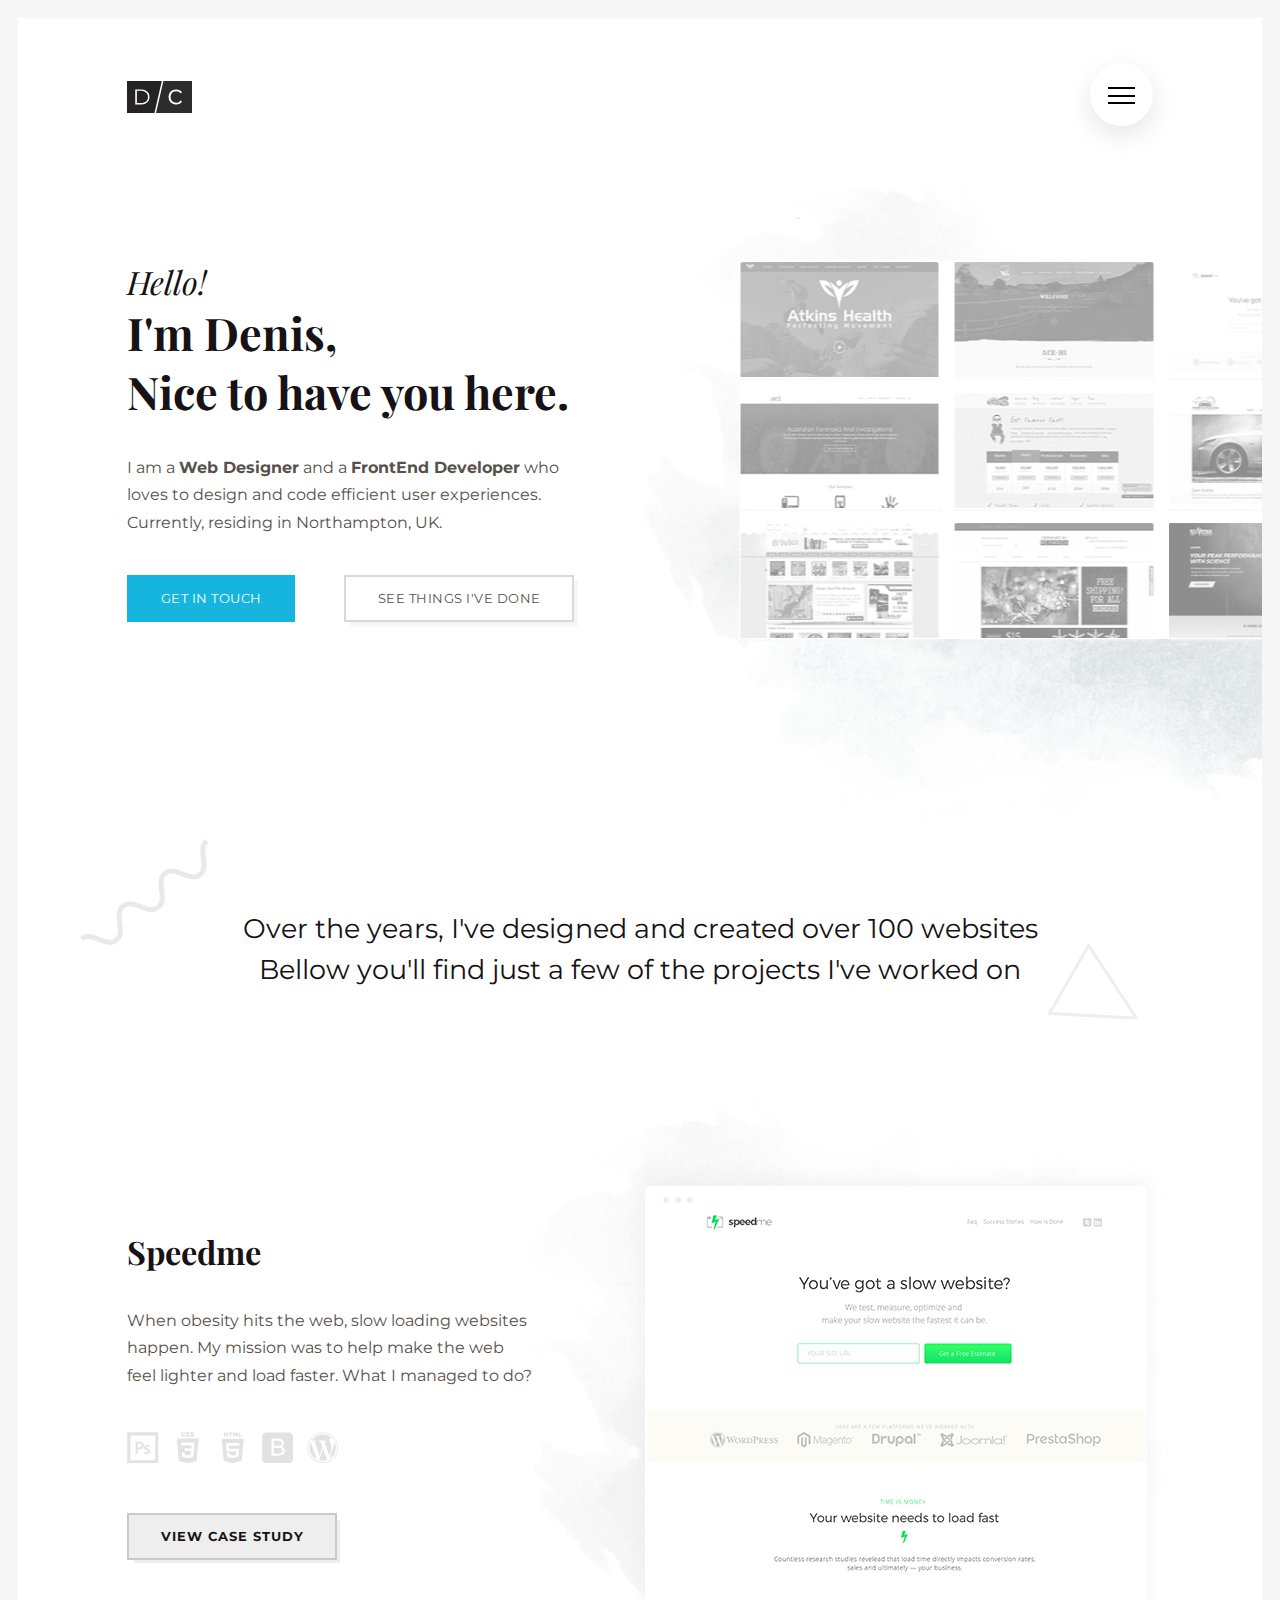
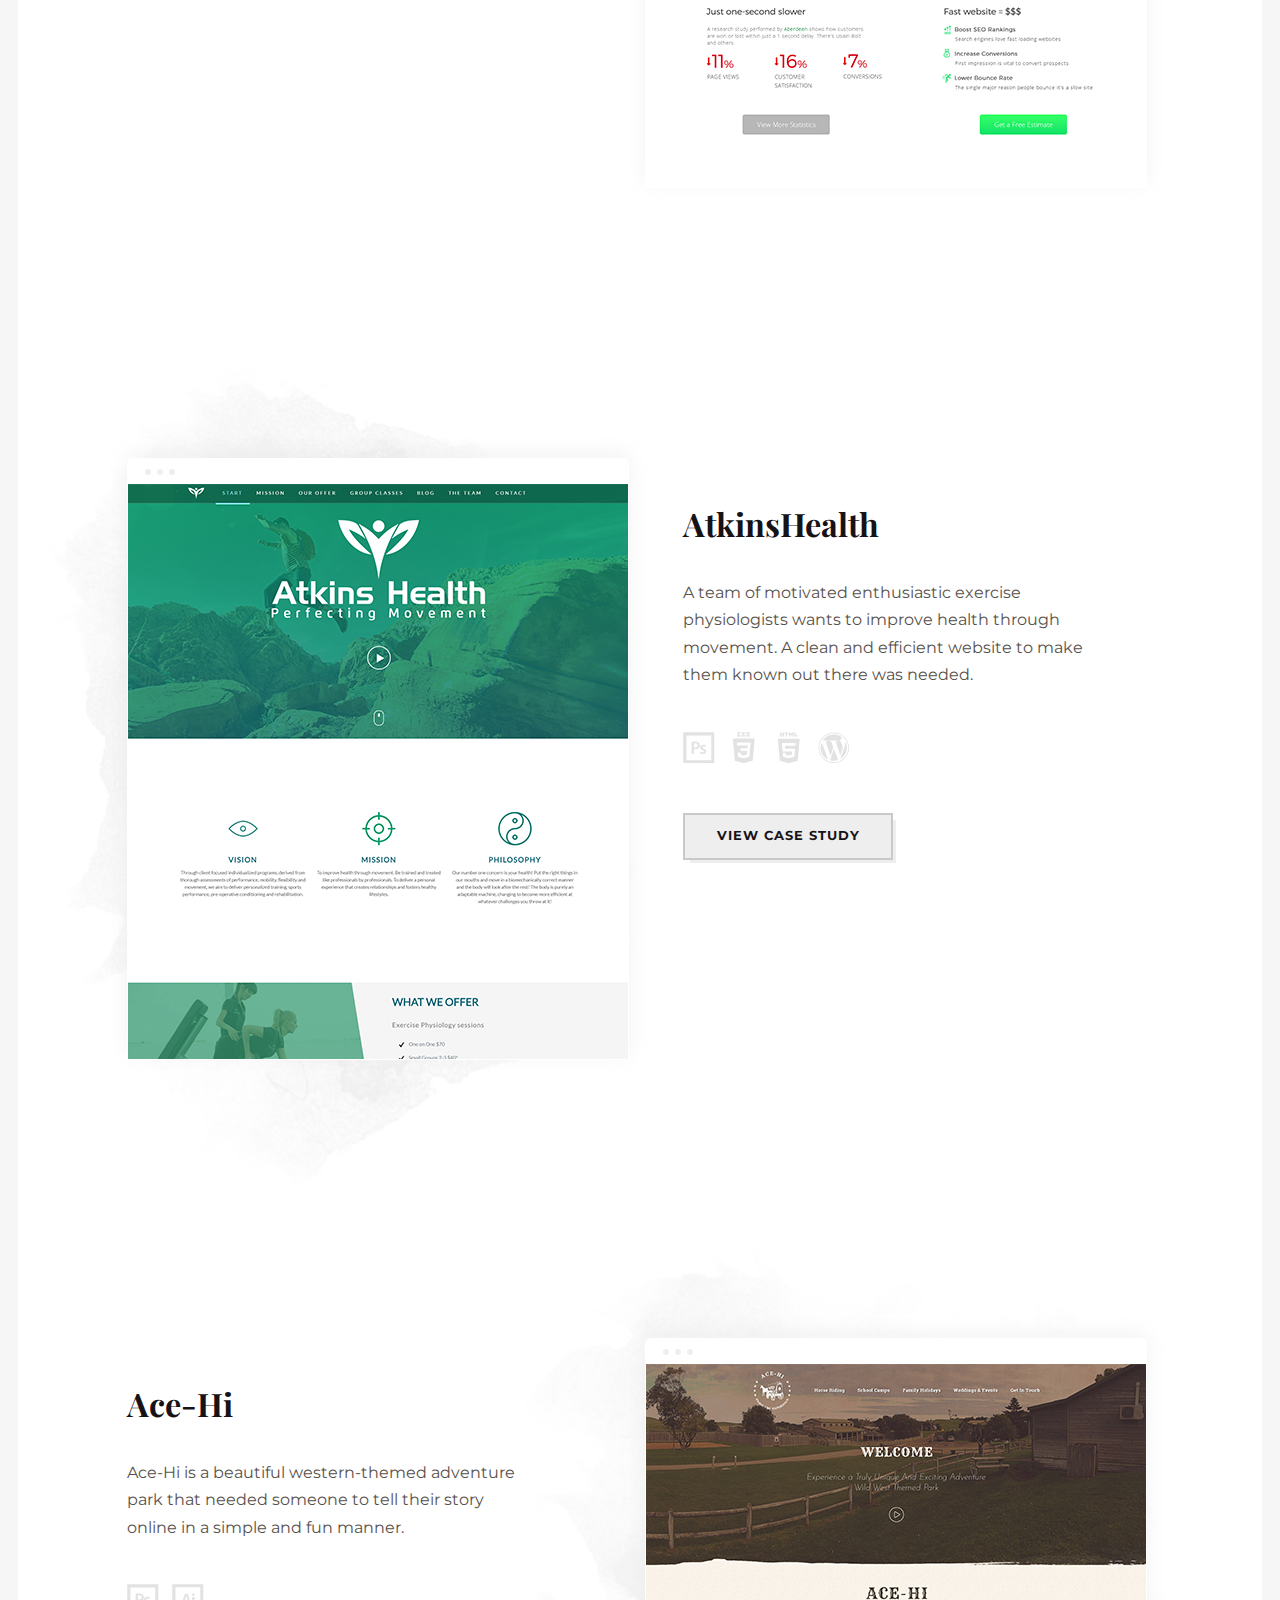
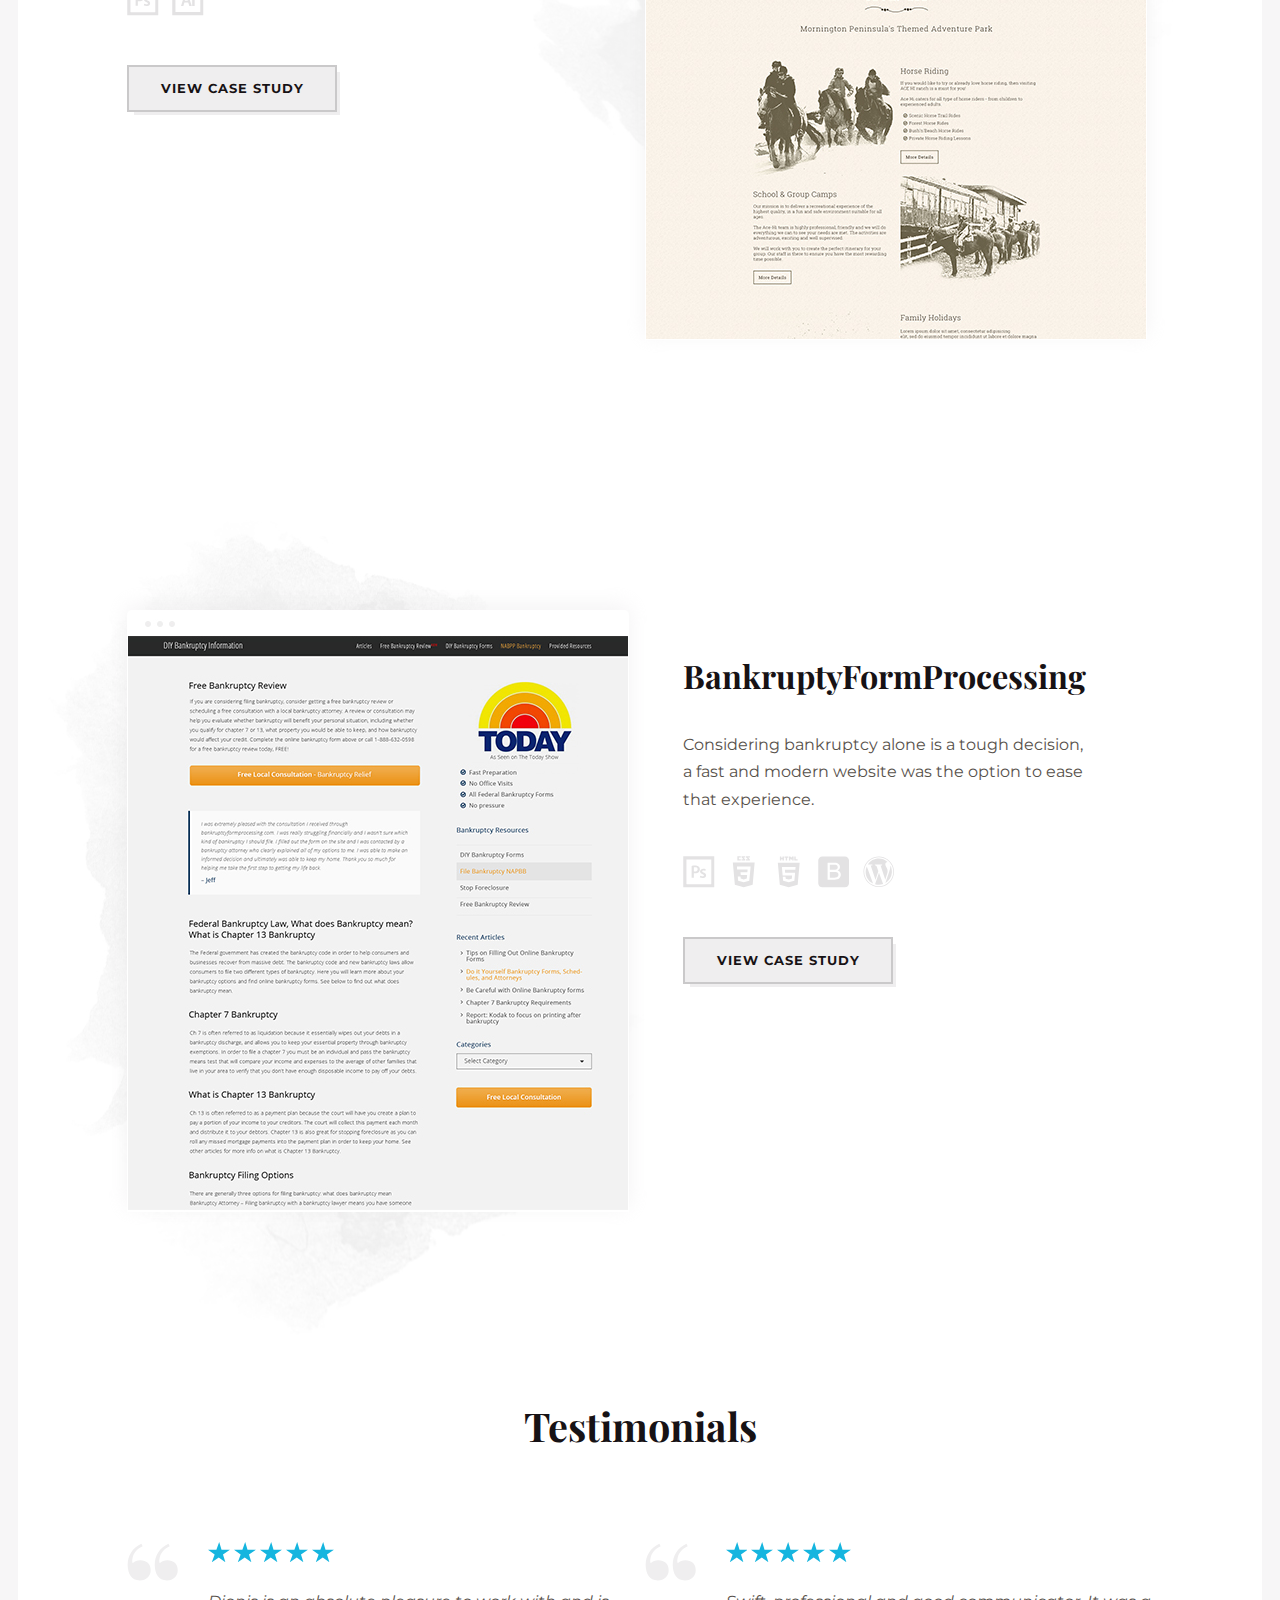
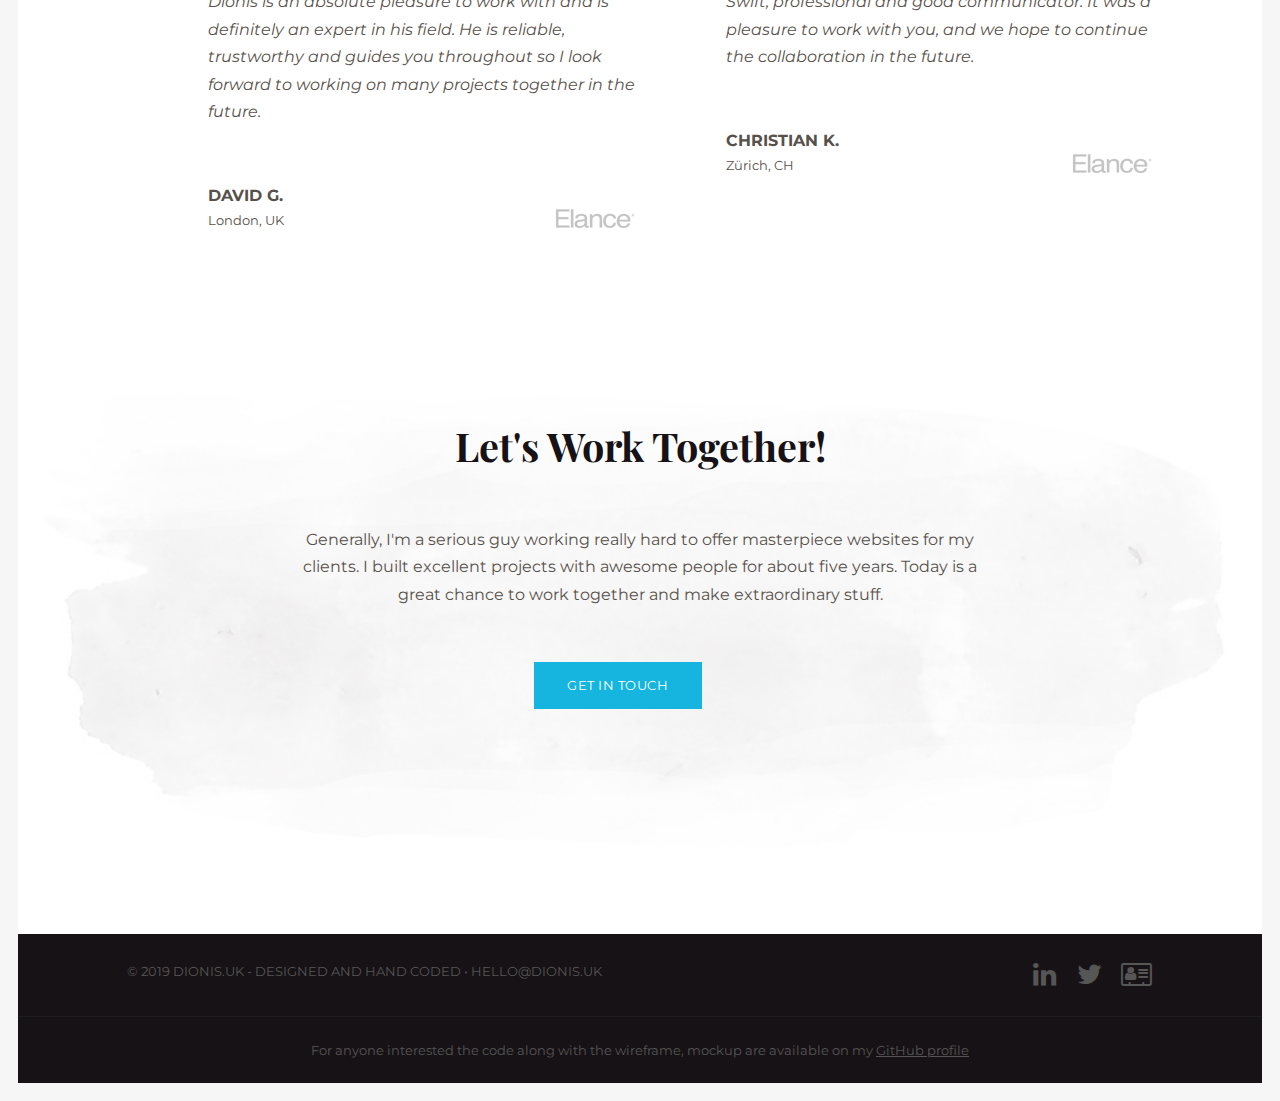
<file: index.html>
<!DOCTYPE html>
<html lang="en">

<head>
    <meta charset="UTF-8">
    <meta name="viewport" content="width=device-width, initial-scale=1.0">
    <meta http-equiv="X-UA-Compatible" content="ie=edge">
    <link href="https://fonts.googleapis.com/css?family=Montserrat:400,300i,500|Playfair+Display:400i,700" rel="stylesheet">
    <link rel="stylesheet" href="css/style.css">
    <title>Denis's Portfolio - Web Design & FrontEnd Development</title>
    <script>
        window['_fs_debug'] = false;
        window['_fs_host'] = 'fullstory.com';
        window['_fs_org'] = 'C6R71';
        window['_fs_namespace'] = 'FS';
        (function(m,n,e,t,l,o,g,y){
            if (e in m) {if(m.console && m.console.log) { m.console.log('FullStory namespace conflict. Please set window["_fs_namespace"].');} return;}
            g=m[e]=function(a,b){g.q?g.q.push([a,b]):g._api(a,b);};g.q=[];
            o=n.createElement(t);o.async=1;o.src='https://'+_fs_host+'/s/fs.js';
            y=n.getElementsByTagName(t)[0];y.parentNode.insertBefore(o,y);
            g.identify=function(i,v){g(l,{uid:i});if(v)g(l,v)};g.setUserVars=function(v){g(l,v)};
            g.shutdown=function(){g("rec",!1)};g.restart=function(){g("rec",!0)};
            g.consent=function(a){g("consent",!arguments.length||a)};
            g.identifyAccount=function(i,v){o='account';v=v||{};v.acctId=i;g(o,v)};
            g.clearUserCookie=function(){};
        })(window,document,window['_fs_namespace'],'script','user');
        </script>
</head>

<body>

    <header class="header">
        <nav>
            <div class="row">
                <div class="logo-box">
                    <a href="/">
                        <img src="/img/logo.svg" alt="Logo" class="logo">
                    </a>

                </div>
                <div class="navigation">
                    <input type="checkbox" class="navigation__checkbox" id="navi-toggle">

                    <label for="navi-toggle" class="navigation__button">
                        <span class="navigation__icon">&nbsp;</span>
                    </label>


                    <div class="navigation__nav">
                        <div class="navigation__list">
                            <ul>
                                <li class="navigation__item">
                                    <a href="/about-me.html" class="navigation__link">About Me</a>
                                </li>
                                <li class="navigation__item">
                                    <a href="/#projects" class="navigation__link">My Work</a>
                                </li>
                                <li class="navigation__item">
                                    <a href="/contact.html" class="navigation__link">Contact Me</a>
                                </li>
                                <li class="navigation__item">
                                    <a href="/#testimonials" class="navigation__link">Testimonials</a>
                                </li>
                                <li class="navigation__item">
                                    <a href="/download/Denis_Ciocan_Resume.pdf" class="navigation__link" target="_blank">Download CV [.PDF]</a>
                                </li>
                            </ul>
                            <div class="social">
                                <a href="https://www.linkedin.com/in/denisciocan/" target="_blank">
                                    <i class="icon-linkedin"></i>
                                </a>
                                <a href="https://twitter.com/dionisci" target="_blank">
                                    <i class="icon-twitter"></i>
                                </a>

                                <a href="/download/Denis_Ciocan_Resume.pdf" target="_blank">
                                    <i class="icon-resume"></i>
                                </a>

                            </div>
                        </div>

                    </div>
                </div>
            </div>
        </nav>

        <div class="row pt15 pb10 hero">
            <div class="col-1-of-2">
                <div class="intro-box">
                    <h1 class="primary">
                        <span class="italic">Hello!</span>
                        I'm Denis,
                        <br> Nice to have you here.
                    </h1>

                    <p class="intro-text">
                        I am a
                        <span class="bold">Web Designer</span> and a
                        <span class="bold">FrontEnd Developer</span> who loves to design and code efficient user experiences. Currently, residing
                        in Northampton, UK.
                    </p>

                    <a href="/contact.html" class="btn btn-cta" target="_top">Get In Touch</a>
                    <a href="#projects" class="btn btn-ghost">See things I've Done</a>

                </div>
            </div>
            <div class="col-1-of-2 tile-container">
                <img src="img/tiles-bg.jpg" alt="" class="tiles-bg">
                <div class="tile-box">
                    <div class="tile-row">
                        <div class="tile">
                            <a href="/portfolio/atkinshealth.html">
                                <img src="img/atkins_tile_small.jpg" alt="">
                            </a>
                        </div>
                        <div class="tile">
                            <a href="/portfolio/ace.html">
                                <img src="img/ace_tile.jpg" alt="">
                            </a>
                        </div>
                        <div class="tile">
                            <a href="/portfolio/speedme.html">
                                <img src="img/speedme_tile.jpg" alt="">
                            </a>
                        </div>
                        <div class="tile">
                            <a href="#">
                                <img src="img/afi_tile.jpg" alt="">
                            </a>
                        </div>
                        <div class="tile">
                            <a href="#">
                                <img src="img/getviews_tile.jpg" alt="">
                            </a>
                        </div>
                        <div class="tile">
                            <a href="#">
                                <img src="img/carwash_tile.jpg" alt="">
                            </a>
                        </div>
                        <div class="tile">
                            <a href="#">
                                <img src="img/frivio_tile.jpg" alt="">
                            </a>
                        </div>
                        <div class="tile">
                            <a href="#">
                                <img src="img/mermaid_tile.jpg" alt="">
                            </a>
                        </div>
                        <div class="tile">
                            <a href="#">
                                <img src="img/fit_tile.jpg" alt="">
                            </a>
                        </div>






                    </div>
                </div>
            </div>
        </div>
    </header>
    <main>
        <section class="section-statement">
            <p class="mission">
                Over the years, I've designed and created over 100 websites
                <br> Bellow you'll find just a few of the projects I've worked on
            </p>

            <div class="abstracts">
                <div class="worm">
                    <svg viewBox="0 0 255.5 159.5">
                        <defs>
                            <style>
                                .cls-1 {
                                    fill: none;
                                    stroke: #efeeef;
                                    stroke-width: 5px
                                }
                            </style>
                        </defs>
                        <image id="Vector_Smart_Object" width="183" height="152" y="7.5" data-name="Vector Smart Object" xlink:href="[data-uri]"
                        />
                    </svg>
                </div>

                <div class="triangle">
                    <svg viewBox="0 0 149.21 125.69">
                        <path data-name="Polygon 1" d="M146.7 123.19L2.49 115.01 67.34 2.49z" fill="none" stroke="#efeeef" stroke-width="5" fill-rule="evenodd"
                        />
                    </svg>
                </div>
            </div>
        </section>

        <section class="section-projects" id="projects">
            <div class="row mobile-flex-container">
                <div class="col-1-of-2 mobile-flex-part">
                    <div class="project-details project-details--left">
                        <h3 class="project-name">Speedme</h3>
                        <p class="project-description">
                            When obesity hits the web, slow loading websites happen. My mission was to help make the web feel lighter and load faster.
                            What I managed to do?
                        </p>

                        <div class="project-tools">

                            <div class="tool-icon">
                                <svg viewBox="0 0 128 128">
                                    <path fill-rule="evenodd" clip-rule="evenodd" fill="#e3e2e3" d="M126.216.727c-36.223-.011-72.284-.01-108.508-.01-5.181 0-10.451-.004-15.632.011-.328.001-1.076.153-1.076.236v126.036h126v-126.036c0-.083-.414-.237-.784-.237zm-12.736 113.939c-32.641-.038-65.271-.03-97.912-.03-1.576 0-1.569-.003-1.569-1.627v-97.797c.001-1.607-.015-1.212 1.578-1.212h97.798c1.638 0 1.625-.396 1.625 1.291v48.837c0 16.32-.007 32.64.036 48.959.004 1.243-.289 1.58-1.556 1.579zM56.82 39.644c-6.668-1.563-13.38-.792-20.085-.107-1.423.146-1.695.755-1.691 2.018.043 15.207-.044 30.414-.044 45.621v.824h9v-17.861c5 .375 9.576.286 14.049-1.31 7.169-2.558 10.752-8.111 10.365-16.219-.313-6.548-4.426-11.286-11.594-12.966zm-1.953 22.344c-3.194 1.557-6.59 1.52-10.005 1.058-.266-.036-.675-.511-.677-.784-.04-5.331-.03-10.661-.03-16.138 3.131-.488 6.1-.726 9.062.018 3.673.923 5.804 3.319 6.201 6.917.436 3.954-1.247 7.319-4.551 8.929zM88.168 69.094c-1.469-.805-3.08-1.347-4.606-2.053-1.41-.653-2.833-1.296-4.174-2.076-.935-.543-1.36-1.492-1.36-2.611 0-1.892 1.294-3.417 3.504-3.598 1.649-.135 3.361.035 4.994.34 1.376.256 2.681.899 4.082 1.395l1.767-6.269c-3.345-1.624-6.749-2.235-10.285-2.11-3.006.105-5.814.871-8.352 2.599-4.743 3.229-7.057 11.807.051 16.416 1.805 1.171 3.893 1.905 5.851 2.841 1.218.583 2.489 1.079 3.641 1.772 1.452.874 1.946 2.297 1.694 3.94-.247 1.615-1.33 2.638-2.836 2.874-1.68.264-3.466.435-5.118.144-2.339-.411-4.599-1.281-6.974-1.979-.426 1.59-.831 3.349-1.384 5.06-.303.938-.125 1.401.795 1.768 5.617 2.231 11.334 2.69 17.082.717 4.296-1.475 6.915-4.524 7.256-9.169.332-4.527-1.708-7.851-5.628-10.001z"></path>
                                </svg>
                            </div>

                            <div class="tool-icon">
                                <svg viewBox="0 0 128 128">
                                    <path fill="#e3e2e3" d="M19.67 26l8.069 90.493 36.206 10.05 36.307-10.063 8.078-90.48h-88.66zm69.21 50.488l-2.35 21.892.009 1.875-22.539 6.295v.001l-.018.015-22.719-6.225-1.537-17.341h11.141l.79 8.766 12.347 3.295-.004.015v-.032l12.394-3.495 1.308-14.549h-25.907000000000004l-.222-2.355-.506-5.647-.265-2.998h27.886000000000003l1.014-11h-42.473l-.223-2.589-.506-6.03-.265-3.381h55.597l-.267 3.334-2.685 30.154"></path>
                                    <path fill="#e3e2e3" d="M89 14.374l-7.149-8.374h7.149v-5h-16v4.363l8.39 7.637h-8.39v5h16zM70 14.374l-6.807-8.374h6.807v-5h-15v4.363l7.733 7.637h-7.733v5h15zM52 13h-8v-7h8v-5h-14v17h14z"></path>
                                </svg>
                            </div>

                            <div class="tool-icon">
                                <svg viewBox="0 0 128 128">
                                    <path fill="#e3e2e3" d="M19.569 27l8.087 89.919 36.289 9.682 36.39-9.499 8.096-90.102h-88.862zm72.041 20.471l-.507 5.834-.223 2.695h-42.569l1.017 12h40.54l-.271 2.231-2.615 28.909-.192 1.69-22.79 6.134v-.005l-.027.012-22.777-5.916-1.546-17.055h11.168l.791 8.46 12.385 3.139.006-.234v.012l12.412-2.649 1.296-13.728h-38.555l-2.734-30.836-.267-3.164h55.724000000000004l-.266 2.471zM27.956 1.627h5.622v5.556h5.144v-5.556h5.623v16.822h-5.623v-5.633h-5.143v5.633h-5.623v-16.822zM51.738 7.206h-4.95v-5.579h15.525v5.579h-4.952v11.243h-5.623v-11.243zM64.777 1.627h5.862l3.607 5.911 3.603-5.911h5.865v16.822h-5.601v-8.338l-3.867 5.981h-.098l-3.87-5.981v8.338h-5.502v-16.822zM86.513 1.627h5.624v11.262h7.907v5.561h-13.531v-16.823z"></path>
                                </svg>
                            </div>

                            <div class="tool-icon">
                                <svg viewBox="0 0 128 128">
                                    <path fill="#e3e2e3" d="M75.701 65.603c-2.334-.768-5.694-.603-10.08-.603h-17.621v23h18.844c2.944 0 5.012-.315 6.203-.535 2.099-.376 3.854-1.104 5.264-1.982 1.409-.876 2.568-2.205 3.478-3.881.908-1.676 1.363-3.637 1.363-5.83 0-2.568-.658-4.54-1.975-6.436-1.316-1.896-3.141-2.965-5.476-3.733zM73.282 55.087c2.317-.688 4.064-1.89 5.239-3.487 1.176-1.598 1.763-3.631 1.763-6.044 0-2.286-.549-4.314-1.646-6.054s-2.662-2.413-4.699-3.056c-2.037-.641-5.53-.446-10.48-.446h-15.459v20h16.587c4.042 0 6.939-.38 8.695-.913zM126 18.625c0-9.182-7.443-16.625-16.625-16.625h-91.75c-9.182 0-16.625 7.443-16.625 16.625v91.75c0 9.182 7.443 16.625 16.625 16.625h91.75c9.182 0 16.625-7.443 16.625-16.625v-91.75zm-35.447 66.12c-1.362 2.773-3.047 4.911-5.052 6.415-2.006 1.504-4.521 2.78-7.544 3.548-3.022.769-6.728 1.292-11.113 1.292h-27.844v-69h27.42c5.264 0 9.485.609 12.665 2.002 3.181 1.395 5.671 3.497 7.474 6.395 1.801 2.898 2.702 5.907 2.702 9.071 0 2.945-.8 5.708-2.397 8.308-1.598 2.602-4.011 4.694-7.237 6.292 4.166 1.222 7.37 3.304 9.61 6.248 2.24 2.945 3.36 6.422 3.36 10.432 0 3.227-.681 6.225-2.044 8.997z"></path>
                                </svg>
                            </div>

                            <div class="tool-icon">
                                <svg viewBox="0 0 128 128">
                                    <path fill-rule="evenodd" clip-rule="evenodd" fill="#e3e2e3" d="M64.094 126.224c34.275-.052 62.021-27.933 62.021-62.325 0-33.833-27.618-61.697-60.613-62.286-34.652-.618-63.608 27.5-63.617 61.597-.01 35.079 27.612 63.064 62.209 63.014zm-.101-121.594c32.907-.011 59.126 26.725 59.116 60.28-.011 31.679-26.925 58.18-59.092 58.187-32.771.007-59.125-26.563-59.124-59.608.002-32.193 26.766-58.848 59.1-58.859zM39.157 35.896c.538 1.793-.968 2.417-2.569 2.542-1.685.13-3.369.257-5.325.406 6.456 19.234 12.815 38.183 19.325 57.573.464-.759.655-.973.739-1.223 3.574-10.682 7.168-21.357 10.651-32.069.318-.977.16-2.271-.188-3.275-1.843-5.32-4.051-10.524-5.667-15.908-1.105-3.686-2.571-6.071-6.928-5.644-.742.073-1.648-1.524-2.479-2.349 1.005-.6 2.003-1.704 3.017-1.719 8.872-.135 17.747-.135 26.618.008 1.018.017 2.016 1.15 3.021 1.765-.88.804-1.639 2.01-2.668 2.321-1.651.498-3.482.404-5.458.58 6.463 19.225 12.793 38.057 19.349 57.56 2.931-9.736 5.658-18.676 8.31-27.639 2.366-8.001.956-15.473-3.322-22.52-1.286-2.119-2.866-4.175-3.595-6.486-.828-2.629-1.516-5.622-1.077-8.259.745-4.469 4.174-6.688 8.814-7.113-25.392-23.566-65.294-15.13-79.997 10.475 5.66-.261 11.064-.604 16.472-.678 1.022-.013 2.717.851 2.957 1.652zM49.274 113.867c-.118.345-.125.729-.218 1.302 10.943 3.034 21.675 2.815 32.659-.886l-16.78-45.96c-5.37 15.611-10.52 30.575-15.661 45.544zM40.818 111.789l-25.281-69.35c-11.405 22.278-2.729 56.268 25.281 69.35zM117.246 67.227c.802-10.534-2.832-25.119-5.97-27.125-.35 3.875-.106 8.186-1.218 12.114-2.617 9.255-5.817 18.349-8.899 27.468-3.35 9.912-6.832 19.779-10.257 29.666 16.092-9.539 24.935-23.618 26.344-42.123z"></path>
                                </svg>
                            </div>




                        </div>

                        <a href="/portfolio/speedme.html" class="btn btn-project">View Case Study</a>
                    </div>
                </div>
                <div class="col-1-of-2 mobile-flex-part project-preview">

                    <img src="/img/project_bg_right.jpg" alt="Project Background" class="project-bg bg-right">

                    <div>
                        <a href="/portfolio/speedme.html">
                            <img src="/img/speedme_thumb.jpg" alt="Speedme" class="thumbnail thumbnail--right">
                        </a>
                    </div>
                </div>
            </div>
        </section>


        <section class="section-projects mt10">

            <div class="row">

                <div class="col-1-of-2">

                    <img src="img/project_bg_left.jpg" alt="Project Background" class="project-bg bg-left">

                    <div class="project-preview">
                        <a href="/portfolio/atkinshealth.html">
                            <img src="/img/atkins_thumb.jpg" alt="Speedme" class="thumbnail thumnail--left">
                        </a>

                    </div>
                </div>
                <div class="col-1-of-2">
                    <div class="project-details project-details--right">
                        <h3 class="project-name">AtkinsHealth</h3>
                        <p class="project-description">
                            A team of motivated enthusiastic exercise physiologists wants to improve health through movement. A clean and efficient website
                            to make them known out there was needed.
                        </p>

                        <div class="project-tools">
                            <div class="tool-icon">
                                <svg viewBox="0 0 128 128">
                                    <path fill-rule="evenodd" clip-rule="evenodd" fill="#e3e2e3" d="M126.216.727c-36.223-.011-72.284-.01-108.508-.01-5.181 0-10.451-.004-15.632.011-.328.001-1.076.153-1.076.236v126.036h126v-126.036c0-.083-.414-.237-.784-.237zm-12.736 113.939c-32.641-.038-65.271-.03-97.912-.03-1.576 0-1.569-.003-1.569-1.627v-97.797c.001-1.607-.015-1.212 1.578-1.212h97.798c1.638 0 1.625-.396 1.625 1.291v48.837c0 16.32-.007 32.64.036 48.959.004 1.243-.289 1.58-1.556 1.579zM56.82 39.644c-6.668-1.563-13.38-.792-20.085-.107-1.423.146-1.695.755-1.691 2.018.043 15.207-.044 30.414-.044 45.621v.824h9v-17.861c5 .375 9.576.286 14.049-1.31 7.169-2.558 10.752-8.111 10.365-16.219-.313-6.548-4.426-11.286-11.594-12.966zm-1.953 22.344c-3.194 1.557-6.59 1.52-10.005 1.058-.266-.036-.675-.511-.677-.784-.04-5.331-.03-10.661-.03-16.138 3.131-.488 6.1-.726 9.062.018 3.673.923 5.804 3.319 6.201 6.917.436 3.954-1.247 7.319-4.551 8.929zM88.168 69.094c-1.469-.805-3.08-1.347-4.606-2.053-1.41-.653-2.833-1.296-4.174-2.076-.935-.543-1.36-1.492-1.36-2.611 0-1.892 1.294-3.417 3.504-3.598 1.649-.135 3.361.035 4.994.34 1.376.256 2.681.899 4.082 1.395l1.767-6.269c-3.345-1.624-6.749-2.235-10.285-2.11-3.006.105-5.814.871-8.352 2.599-4.743 3.229-7.057 11.807.051 16.416 1.805 1.171 3.893 1.905 5.851 2.841 1.218.583 2.489 1.079 3.641 1.772 1.452.874 1.946 2.297 1.694 3.94-.247 1.615-1.33 2.638-2.836 2.874-1.68.264-3.466.435-5.118.144-2.339-.411-4.599-1.281-6.974-1.979-.426 1.59-.831 3.349-1.384 5.06-.303.938-.125 1.401.795 1.768 5.617 2.231 11.334 2.69 17.082.717 4.296-1.475 6.915-4.524 7.256-9.169.332-4.527-1.708-7.851-5.628-10.001z"></path>
                                </svg>
                            </div>

                            <div class="tool-icon">
                                <svg viewBox="0 0 128 128">
                                    <path fill="#e3e2e3" d="M19.67 26l8.069 90.493 36.206 10.05 36.307-10.063 8.078-90.48h-88.66zm69.21 50.488l-2.35 21.892.009 1.875-22.539 6.295v.001l-.018.015-22.719-6.225-1.537-17.341h11.141l.79 8.766 12.347 3.295-.004.015v-.032l12.394-3.495 1.308-14.549h-25.907000000000004l-.222-2.355-.506-5.647-.265-2.998h27.886000000000003l1.014-11h-42.473l-.223-2.589-.506-6.03-.265-3.381h55.597l-.267 3.334-2.685 30.154"></path>
                                    <path fill="#e3e2e3" d="M89 14.374l-7.149-8.374h7.149v-5h-16v4.363l8.39 7.637h-8.39v5h16zM70 14.374l-6.807-8.374h6.807v-5h-15v4.363l7.733 7.637h-7.733v5h15zM52 13h-8v-7h8v-5h-14v17h14z"></path>
                                </svg>
                            </div>

                            <div class="tool-icon">
                                <svg viewBox="0 0 128 128">
                                    <path fill="#e3e2e3" d="M19.569 27l8.087 89.919 36.289 9.682 36.39-9.499 8.096-90.102h-88.862zm72.041 20.471l-.507 5.834-.223 2.695h-42.569l1.017 12h40.54l-.271 2.231-2.615 28.909-.192 1.69-22.79 6.134v-.005l-.027.012-22.777-5.916-1.546-17.055h11.168l.791 8.46 12.385 3.139.006-.234v.012l12.412-2.649 1.296-13.728h-38.555l-2.734-30.836-.267-3.164h55.724000000000004l-.266 2.471zM27.956 1.627h5.622v5.556h5.144v-5.556h5.623v16.822h-5.623v-5.633h-5.143v5.633h-5.623v-16.822zM51.738 7.206h-4.95v-5.579h15.525v5.579h-4.952v11.243h-5.623v-11.243zM64.777 1.627h5.862l3.607 5.911 3.603-5.911h5.865v16.822h-5.601v-8.338l-3.867 5.981h-.098l-3.87-5.981v8.338h-5.502v-16.822zM86.513 1.627h5.624v11.262h7.907v5.561h-13.531v-16.823z"></path>
                                </svg>
                            </div>

                            <div class="tool-icon">
                                <svg viewBox="0 0 128 128">
                                    <path fill-rule="evenodd" clip-rule="evenodd" fill="#e3e2e3" d="M64.094 126.224c34.275-.052 62.021-27.933 62.021-62.325 0-33.833-27.618-61.697-60.613-62.286-34.652-.618-63.608 27.5-63.617 61.597-.01 35.079 27.612 63.064 62.209 63.014zm-.101-121.594c32.907-.011 59.126 26.725 59.116 60.28-.011 31.679-26.925 58.18-59.092 58.187-32.771.007-59.125-26.563-59.124-59.608.002-32.193 26.766-58.848 59.1-58.859zM39.157 35.896c.538 1.793-.968 2.417-2.569 2.542-1.685.13-3.369.257-5.325.406 6.456 19.234 12.815 38.183 19.325 57.573.464-.759.655-.973.739-1.223 3.574-10.682 7.168-21.357 10.651-32.069.318-.977.16-2.271-.188-3.275-1.843-5.32-4.051-10.524-5.667-15.908-1.105-3.686-2.571-6.071-6.928-5.644-.742.073-1.648-1.524-2.479-2.349 1.005-.6 2.003-1.704 3.017-1.719 8.872-.135 17.747-.135 26.618.008 1.018.017 2.016 1.15 3.021 1.765-.88.804-1.639 2.01-2.668 2.321-1.651.498-3.482.404-5.458.58 6.463 19.225 12.793 38.057 19.349 57.56 2.931-9.736 5.658-18.676 8.31-27.639 2.366-8.001.956-15.473-3.322-22.52-1.286-2.119-2.866-4.175-3.595-6.486-.828-2.629-1.516-5.622-1.077-8.259.745-4.469 4.174-6.688 8.814-7.113-25.392-23.566-65.294-15.13-79.997 10.475 5.66-.261 11.064-.604 16.472-.678 1.022-.013 2.717.851 2.957 1.652zM49.274 113.867c-.118.345-.125.729-.218 1.302 10.943 3.034 21.675 2.815 32.659-.886l-16.78-45.96c-5.37 15.611-10.52 30.575-15.661 45.544zM40.818 111.789l-25.281-69.35c-11.405 22.278-2.729 56.268 25.281 69.35zM117.246 67.227c.802-10.534-2.832-25.119-5.97-27.125-.35 3.875-.106 8.186-1.218 12.114-2.617 9.255-5.817 18.349-8.899 27.468-3.35 9.912-6.832 19.779-10.257 29.666 16.092-9.539 24.935-23.618 26.344-42.123z"></path>
                                </svg>
                            </div>


                        </div>

                        <a href="/portfolio/atkinshealth.html" class="btn btn-project">View Case Study</a>
                    </div>
                </div>
            </div>
        </section>

        <section class="section-projects mt10">
            <div class="row mobile-flex-container">
                <div class="col-1-of-2 mobile-flex-part">
                    <div class="project-details project-details--left">
                        <h3 class="project-name">Ace-Hi</h3>
                        <p class="project-description">
                            Ace-Hi is a beautiful western-themed adventure park that needed someone to tell their story online in a simple and fun manner.
                        </p>

                        <div class="project-tools">
                            <div class="tool-icon">
                                <svg viewBox="0 0 128 128">
                                    <path fill-rule="evenodd" clip-rule="evenodd" fill="#e3e2e3" d="M126.216.727c-36.223-.011-72.284-.01-108.508-.01-5.181 0-10.451-.004-15.632.011-.328.001-1.076.153-1.076.236v126.036h126v-126.036c0-.083-.414-.237-.784-.237zm-12.736 113.939c-32.641-.038-65.271-.03-97.912-.03-1.576 0-1.569-.003-1.569-1.627v-97.797c.001-1.607-.015-1.212 1.578-1.212h97.798c1.638 0 1.625-.396 1.625 1.291v48.837c0 16.32-.007 32.64.036 48.959.004 1.243-.289 1.58-1.556 1.579zM56.82 39.644c-6.668-1.563-13.38-.792-20.085-.107-1.423.146-1.695.755-1.691 2.018.043 15.207-.044 30.414-.044 45.621v.824h9v-17.861c5 .375 9.576.286 14.049-1.31 7.169-2.558 10.752-8.111 10.365-16.219-.313-6.548-4.426-11.286-11.594-12.966zm-1.953 22.344c-3.194 1.557-6.59 1.52-10.005 1.058-.266-.036-.675-.511-.677-.784-.04-5.331-.03-10.661-.03-16.138 3.131-.488 6.1-.726 9.062.018 3.673.923 5.804 3.319 6.201 6.917.436 3.954-1.247 7.319-4.551 8.929zM88.168 69.094c-1.469-.805-3.08-1.347-4.606-2.053-1.41-.653-2.833-1.296-4.174-2.076-.935-.543-1.36-1.492-1.36-2.611 0-1.892 1.294-3.417 3.504-3.598 1.649-.135 3.361.035 4.994.34 1.376.256 2.681.899 4.082 1.395l1.767-6.269c-3.345-1.624-6.749-2.235-10.285-2.11-3.006.105-5.814.871-8.352 2.599-4.743 3.229-7.057 11.807.051 16.416 1.805 1.171 3.893 1.905 5.851 2.841 1.218.583 2.489 1.079 3.641 1.772 1.452.874 1.946 2.297 1.694 3.94-.247 1.615-1.33 2.638-2.836 2.874-1.68.264-3.466.435-5.118.144-2.339-.411-4.599-1.281-6.974-1.979-.426 1.59-.831 3.349-1.384 5.06-.303.938-.125 1.401.795 1.768 5.617 2.231 11.334 2.69 17.082.717 4.296-1.475 6.915-4.524 7.256-9.169.332-4.527-1.708-7.851-5.628-10.001z"></path>
                                </svg>
                            </div>

                            <div class="tool-icon">
                                <svg viewBox="0 0 128 128">
                                    <path fill-rule="evenodd" clip-rule="evenodd" fill="#e3e2e3" d="M1 1v125.792c1 .082.99.235 1.359.235 36.269.011 72.665.011 108.934.011 4.994 0 9.859.004 14.854-.011.328-.001.854-.153.854-.235-.001-41.959-.001-83.792-.001-125.792h-126zm114 62.914v48.551c0 1.688-.253 1.535-1.88 1.535h-97.349c-1.627 0-1.771.154-1.771-1.534v-97.226c0-1.689.144-2.24 1.894-2.24h97.103c1.751 0 2.003.551 2.003 2.363v48.551zM64.414 40.368c-.214-.662-.612-.696-1.193-.693-3.114.019-6.229.069-9.341 0-.984-.021-1.411.274-1.715 1.233-4.385 13.785-8.817 27.561-13.233 41.336-.72 2.246-1.417 4.501-2.185 6.939 2.911 0 5.571-.04 8.229.026.903.022 1.279-.275 1.525-1.126 1.138-3.924 2.37-7.821 3.497-11.748.265-.926.694-1.176 1.625-1.165 4.424.052 8.85.052 13.274 0 .861-.01 1.211.268 1.455 1.062 1.213 3.949 2.502 7.874 3.714 11.823.251.816.566 1.13 1.507 1.062 1.303-.095 2.619-.117 3.93-.117h4.592l-.021-.331c-5.222-16.107-10.451-32.19-15.66-48.301zm-12.413 27.632c2.037-7 4.059-13.848 6.051-20.644 2.053 6.772 4.141 13.644 6.26 20.644h-12.311zM82 89h10v-36h-10v36zM87.071 38.555c-2.963.003-5.151 2.107-5.131 4.936.02 2.837 2.122 4.857 5.057 4.862 3.051.004 5.208-2.015 5.187-4.856-.022-2.91-2.127-4.945-5.113-4.942z"></path>
                                </svg>
                            </div>
                        </div>

                        <a href="/portfolio/ace.html" class="btn btn-project">View Case Study</a>
                    </div>
                </div>
                <div class="col-1-of-2 mobile-flex-part">

                    <img src="img/project_bg_right.jpg" alt="Project Background" class="project-bg bg-right">

                    <div class="project-preview">
                        <a href="/portfolio/ace.html">
                            <img src="/img/ace_thumb.jpg" alt="Ace-Hi" class="thumbnail thumbnail--right">
                        </a>

                    </div>
                </div>
            </div>
        </section>

        <section class="section-projects mt10">

            <div class="row">

                <div class="col-1-of-2">
                    <img src="img/project_bg_left.jpg" alt="Project Background" class="project-bg bg-left">

                    <div class="project-preview">
                        <a href="/portfolio/bankruptcyforms.html">
                            <img src="/img/bank_thumb.jpg" alt="Speedme" class="thumbnail thumnail--left">
                        </a>
                    </div>
                </div>
                <div class="col-1-of-2">
                    <div class="project-details project-details--right">
                        <h3 class="project-name">BankruptyFormProcessing</h3>
                        <p class="project-description">
                            Considering bankruptcy alone is a tough decision, a fast and modern website was the option to ease that experience.
                        </p>

                        <div class="project-tools">
                            <div class="tool-icon">
                                <svg viewBox="0 0 128 128">
                                    <path fill-rule="evenodd" clip-rule="evenodd" fill="#e3e2e3" d="M126.216.727c-36.223-.011-72.284-.01-108.508-.01-5.181 0-10.451-.004-15.632.011-.328.001-1.076.153-1.076.236v126.036h126v-126.036c0-.083-.414-.237-.784-.237zm-12.736 113.939c-32.641-.038-65.271-.03-97.912-.03-1.576 0-1.569-.003-1.569-1.627v-97.797c.001-1.607-.015-1.212 1.578-1.212h97.798c1.638 0 1.625-.396 1.625 1.291v48.837c0 16.32-.007 32.64.036 48.959.004 1.243-.289 1.58-1.556 1.579zM56.82 39.644c-6.668-1.563-13.38-.792-20.085-.107-1.423.146-1.695.755-1.691 2.018.043 15.207-.044 30.414-.044 45.621v.824h9v-17.861c5 .375 9.576.286 14.049-1.31 7.169-2.558 10.752-8.111 10.365-16.219-.313-6.548-4.426-11.286-11.594-12.966zm-1.953 22.344c-3.194 1.557-6.59 1.52-10.005 1.058-.266-.036-.675-.511-.677-.784-.04-5.331-.03-10.661-.03-16.138 3.131-.488 6.1-.726 9.062.018 3.673.923 5.804 3.319 6.201 6.917.436 3.954-1.247 7.319-4.551 8.929zM88.168 69.094c-1.469-.805-3.08-1.347-4.606-2.053-1.41-.653-2.833-1.296-4.174-2.076-.935-.543-1.36-1.492-1.36-2.611 0-1.892 1.294-3.417 3.504-3.598 1.649-.135 3.361.035 4.994.34 1.376.256 2.681.899 4.082 1.395l1.767-6.269c-3.345-1.624-6.749-2.235-10.285-2.11-3.006.105-5.814.871-8.352 2.599-4.743 3.229-7.057 11.807.051 16.416 1.805 1.171 3.893 1.905 5.851 2.841 1.218.583 2.489 1.079 3.641 1.772 1.452.874 1.946 2.297 1.694 3.94-.247 1.615-1.33 2.638-2.836 2.874-1.68.264-3.466.435-5.118.144-2.339-.411-4.599-1.281-6.974-1.979-.426 1.59-.831 3.349-1.384 5.06-.303.938-.125 1.401.795 1.768 5.617 2.231 11.334 2.69 17.082.717 4.296-1.475 6.915-4.524 7.256-9.169.332-4.527-1.708-7.851-5.628-10.001z"></path>
                                </svg>
                            </div>

                            <div class="tool-icon">
                                <svg viewBox="0 0 128 128">
                                    <path fill="#e3e2e3" d="M19.67 26l8.069 90.493 36.206 10.05 36.307-10.063 8.078-90.48h-88.66zm69.21 50.488l-2.35 21.892.009 1.875-22.539 6.295v.001l-.018.015-22.719-6.225-1.537-17.341h11.141l.79 8.766 12.347 3.295-.004.015v-.032l12.394-3.495 1.308-14.549h-25.907000000000004l-.222-2.355-.506-5.647-.265-2.998h27.886000000000003l1.014-11h-42.473l-.223-2.589-.506-6.03-.265-3.381h55.597l-.267 3.334-2.685 30.154"></path>
                                    <path fill="#e3e2e3" d="M89 14.374l-7.149-8.374h7.149v-5h-16v4.363l8.39 7.637h-8.39v5h16zM70 14.374l-6.807-8.374h6.807v-5h-15v4.363l7.733 7.637h-7.733v5h15zM52 13h-8v-7h8v-5h-14v17h14z"></path>
                                </svg>
                            </div>

                            <div class="tool-icon">
                                <svg viewBox="0 0 128 128">
                                    <path fill="#e3e2e3" d="M19.569 27l8.087 89.919 36.289 9.682 36.39-9.499 8.096-90.102h-88.862zm72.041 20.471l-.507 5.834-.223 2.695h-42.569l1.017 12h40.54l-.271 2.231-2.615 28.909-.192 1.69-22.79 6.134v-.005l-.027.012-22.777-5.916-1.546-17.055h11.168l.791 8.46 12.385 3.139.006-.234v.012l12.412-2.649 1.296-13.728h-38.555l-2.734-30.836-.267-3.164h55.724000000000004l-.266 2.471zM27.956 1.627h5.622v5.556h5.144v-5.556h5.623v16.822h-5.623v-5.633h-5.143v5.633h-5.623v-16.822zM51.738 7.206h-4.95v-5.579h15.525v5.579h-4.952v11.243h-5.623v-11.243zM64.777 1.627h5.862l3.607 5.911 3.603-5.911h5.865v16.822h-5.601v-8.338l-3.867 5.981h-.098l-3.87-5.981v8.338h-5.502v-16.822zM86.513 1.627h5.624v11.262h7.907v5.561h-13.531v-16.823z"></path>
                                </svg>
                            </div>

                            <div class="tool-icon">
                                <svg viewBox="0 0 128 128">
                                    <path fill="#e3e2e3" d="M75.701 65.603c-2.334-.768-5.694-.603-10.08-.603h-17.621v23h18.844c2.944 0 5.012-.315 6.203-.535 2.099-.376 3.854-1.104 5.264-1.982 1.409-.876 2.568-2.205 3.478-3.881.908-1.676 1.363-3.637 1.363-5.83 0-2.568-.658-4.54-1.975-6.436-1.316-1.896-3.141-2.965-5.476-3.733zM73.282 55.087c2.317-.688 4.064-1.89 5.239-3.487 1.176-1.598 1.763-3.631 1.763-6.044 0-2.286-.549-4.314-1.646-6.054s-2.662-2.413-4.699-3.056c-2.037-.641-5.53-.446-10.48-.446h-15.459v20h16.587c4.042 0 6.939-.38 8.695-.913zM126 18.625c0-9.182-7.443-16.625-16.625-16.625h-91.75c-9.182 0-16.625 7.443-16.625 16.625v91.75c0 9.182 7.443 16.625 16.625 16.625h91.75c9.182 0 16.625-7.443 16.625-16.625v-91.75zm-35.447 66.12c-1.362 2.773-3.047 4.911-5.052 6.415-2.006 1.504-4.521 2.78-7.544 3.548-3.022.769-6.728 1.292-11.113 1.292h-27.844v-69h27.42c5.264 0 9.485.609 12.665 2.002 3.181 1.395 5.671 3.497 7.474 6.395 1.801 2.898 2.702 5.907 2.702 9.071 0 2.945-.8 5.708-2.397 8.308-1.598 2.602-4.011 4.694-7.237 6.292 4.166 1.222 7.37 3.304 9.61 6.248 2.24 2.945 3.36 6.422 3.36 10.432 0 3.227-.681 6.225-2.044 8.997z"></path>
                                </svg>
                            </div>

                            <div class="tool-icon">
                                <svg viewBox="0 0 128 128">
                                    <path fill-rule="evenodd" clip-rule="evenodd" fill="#e3e2e3" d="M64.094 126.224c34.275-.052 62.021-27.933 62.021-62.325 0-33.833-27.618-61.697-60.613-62.286-34.652-.618-63.608 27.5-63.617 61.597-.01 35.079 27.612 63.064 62.209 63.014zm-.101-121.594c32.907-.011 59.126 26.725 59.116 60.28-.011 31.679-26.925 58.18-59.092 58.187-32.771.007-59.125-26.563-59.124-59.608.002-32.193 26.766-58.848 59.1-58.859zM39.157 35.896c.538 1.793-.968 2.417-2.569 2.542-1.685.13-3.369.257-5.325.406 6.456 19.234 12.815 38.183 19.325 57.573.464-.759.655-.973.739-1.223 3.574-10.682 7.168-21.357 10.651-32.069.318-.977.16-2.271-.188-3.275-1.843-5.32-4.051-10.524-5.667-15.908-1.105-3.686-2.571-6.071-6.928-5.644-.742.073-1.648-1.524-2.479-2.349 1.005-.6 2.003-1.704 3.017-1.719 8.872-.135 17.747-.135 26.618.008 1.018.017 2.016 1.15 3.021 1.765-.88.804-1.639 2.01-2.668 2.321-1.651.498-3.482.404-5.458.58 6.463 19.225 12.793 38.057 19.349 57.56 2.931-9.736 5.658-18.676 8.31-27.639 2.366-8.001.956-15.473-3.322-22.52-1.286-2.119-2.866-4.175-3.595-6.486-.828-2.629-1.516-5.622-1.077-8.259.745-4.469 4.174-6.688 8.814-7.113-25.392-23.566-65.294-15.13-79.997 10.475 5.66-.261 11.064-.604 16.472-.678 1.022-.013 2.717.851 2.957 1.652zM49.274 113.867c-.118.345-.125.729-.218 1.302 10.943 3.034 21.675 2.815 32.659-.886l-16.78-45.96c-5.37 15.611-10.52 30.575-15.661 45.544zM40.818 111.789l-25.281-69.35c-11.405 22.278-2.729 56.268 25.281 69.35zM117.246 67.227c.802-10.534-2.832-25.119-5.97-27.125-.35 3.875-.106 8.186-1.218 12.114-2.617 9.255-5.817 18.349-8.899 27.468-3.35 9.912-6.832 19.779-10.257 29.666 16.092-9.539 24.935-23.618 26.344-42.123z"></path>
                                </svg>
                            </div>
                        </div>

                        <a href="/portfolio/bankruptcyforms.html" class="btn btn-project">View Case Study</a>
                    </div>
                </div>
            </div>
        </section>




        <section id="testimonials" class="section-testimonials">
            <h2 class="subtitle">Testimonials</h2>
            <div class="row tst">
                <div class="col-1-of-2">
                    <figure>
                        <div class="citation-mark">
                            <svg style="height:5rem" xmlns="http://www.w3.org/2000/svg" viewBox="0 0 72 63">
                                <path d="M4.9 47.3c-1.2-1.8-2.2-4.1-2.9-6.8C1.3 37.8.9 35 .9 32c0-6.4 1.6-12.1 4.9-17.3 3.2-5.1 8-9.1 14.4-12.1l1.7 3.3c-3.6 1.5-6.7 3.7-9.3 6.8-2.6 3.1-4.2 6.2-4.7 9.4-.4 1.5-.6 2.9-.6 4.2 0 1.2.2 2.4.6 3.5 2.7-2.9 6.3-4.4 10.7-4.4 4.3 0 7.8 1.3 10.5 3.8s4 6 4 10.4c0 4.2-1.4 7.6-4.2 10.2-2.8 2.6-6.4 4-10.9 4-6 0-10.4-2.2-13.1-6.5zm37.9 0c-1.2-1.8-2.2-4.1-2.9-6.8-.7-2.7-1.1-5.5-1.1-8.5 0-6.4 1.6-12.1 4.9-17.3 3.2-5.2 8.1-9.2 14.4-12.1l1.7 3.3c-3.6 1.5-6.7 3.7-9.3 6.8-2.6 3.1-4.2 6.2-4.7 9.4-.4 1.5-.6 2.9-.6 4.2 0 1.2.2 2.4.6 3.5 2.7-2.9 6.3-4.4 10.7-4.4 4.3 0 7.8 1.3 10.5 3.8s4 6 4 10.4c0 4.2-1.4 7.6-4.2 10.2-2.8 2.6-6.4 4-10.9 4-6 0-10.4-2.2-13.1-6.5z"
                                    fill="#efeeef" />
                            </svg>
                        </div>
                        <div class="testimonial-container">
                            <div class="ratings">
                                <svg class="star" viewBox="0 0 23.813 22">
                                    <path data-name="Polygon 2 copy" d="M23.828 8.4l-7.534 5.19L18.883 22l-7.212-5.22L4.157 22l3.077-8.41L.001 8.4l9.113.02L12.158 0l2.556 8.42z"
                                        fill="#15b5df" fill-rule="evenodd" />
                                </svg>
                                <svg class="star" viewBox="0 0 23.813 22">
                                    <path data-name="Polygon 2 copy" d="M23.828 8.4l-7.534 5.19L18.883 22l-7.212-5.22L4.157 22l3.077-8.41L.001 8.4l9.113.02L12.158 0l2.556 8.42z"
                                        fill="#15b5df" fill-rule="evenodd" />
                                </svg>
                                <svg class="star" viewBox="0 0 23.813 22">
                                    <path data-name="Polygon 2 copy" d="M23.828 8.4l-7.534 5.19L18.883 22l-7.212-5.22L4.157 22l3.077-8.41L.001 8.4l9.113.02L12.158 0l2.556 8.42z"
                                        fill="#15b5df" fill-rule="evenodd" />
                                </svg>
                                <svg class="star" viewBox="0 0 23.813 22">
                                    <path data-name="Polygon 2 copy" d="M23.828 8.4l-7.534 5.19L18.883 22l-7.212-5.22L4.157 22l3.077-8.41L.001 8.4l9.113.02L12.158 0l2.556 8.42z"
                                        fill="#15b5df" fill-rule="evenodd" />
                                </svg>
                                <svg class="star" viewBox="0 0 23.813 22">
                                    <path data-name="Polygon 2 copy" d="M23.828 8.4l-7.534 5.19L18.883 22l-7.212-5.22L4.157 22l3.077-8.41L.001 8.4l9.113.02L12.158 0l2.556 8.42z"
                                        fill="#15b5df" fill-rule="evenodd" />
                                </svg>
                            </div>

                            <blockquote>
                                <p class="testimonial-copy">
                                    Dionis is an absolute pleasure to work with and is definitely an expert in his field. He is reliable, trustworthy and guides
                                    you throughout so I look forward to working on many projects together in the future.
                                </p>
                                <footer>
                                    <cite class="author">David G.</cite>
                                    <span class="location">
                                        London, UK
                                    </span>
                                    <div class="platform">
                                        <img src="img/elance.gif" alt="">
                                    </div>
                                </footer>
                        </div>
                    </figure>
                </div>
                <div class="col-1-of-2">
                    <figure>
                        <div class="citation-mark">
                            <svg style="height:5rem" xmlns="http://www.w3.org/2000/svg" viewBox="0 0 72 63">
                                <path d="M4.9 47.3c-1.2-1.8-2.2-4.1-2.9-6.8C1.3 37.8.9 35 .9 32c0-6.4 1.6-12.1 4.9-17.3 3.2-5.1 8-9.1 14.4-12.1l1.7 3.3c-3.6 1.5-6.7 3.7-9.3 6.8-2.6 3.1-4.2 6.2-4.7 9.4-.4 1.5-.6 2.9-.6 4.2 0 1.2.2 2.4.6 3.5 2.7-2.9 6.3-4.4 10.7-4.4 4.3 0 7.8 1.3 10.5 3.8s4 6 4 10.4c0 4.2-1.4 7.6-4.2 10.2-2.8 2.6-6.4 4-10.9 4-6 0-10.4-2.2-13.1-6.5zm37.9 0c-1.2-1.8-2.2-4.1-2.9-6.8-.7-2.7-1.1-5.5-1.1-8.5 0-6.4 1.6-12.1 4.9-17.3 3.2-5.2 8.1-9.2 14.4-12.1l1.7 3.3c-3.6 1.5-6.7 3.7-9.3 6.8-2.6 3.1-4.2 6.2-4.7 9.4-.4 1.5-.6 2.9-.6 4.2 0 1.2.2 2.4.6 3.5 2.7-2.9 6.3-4.4 10.7-4.4 4.3 0 7.8 1.3 10.5 3.8s4 6 4 10.4c0 4.2-1.4 7.6-4.2 10.2-2.8 2.6-6.4 4-10.9 4-6 0-10.4-2.2-13.1-6.5z"
                                    fill="#efeeef" />
                            </svg>
                        </div>
                        <div class="testimonial-container">
                            <div class="ratings">
                                <svg class="star" viewBox="0 0 23.813 22">
                                    <path data-name="Polygon 2 copy" d="M23.828 8.4l-7.534 5.19L18.883 22l-7.212-5.22L4.157 22l3.077-8.41L.001 8.4l9.113.02L12.158 0l2.556 8.42z"
                                        fill="#15b5df" fill-rule="evenodd" />
                                </svg>
                                <svg class="star" viewBox="0 0 23.813 22">
                                    <path data-name="Polygon 2 copy" d="M23.828 8.4l-7.534 5.19L18.883 22l-7.212-5.22L4.157 22l3.077-8.41L.001 8.4l9.113.02L12.158 0l2.556 8.42z"
                                        fill="#15b5df" fill-rule="evenodd" />
                                </svg>
                                <svg class="star" viewBox="0 0 23.813 22">
                                    <path data-name="Polygon 2 copy" d="M23.828 8.4l-7.534 5.19L18.883 22l-7.212-5.22L4.157 22l3.077-8.41L.001 8.4l9.113.02L12.158 0l2.556 8.42z"
                                        fill="#15b5df" fill-rule="evenodd" />
                                </svg>
                                <svg class="star" viewBox="0 0 23.813 22">
                                    <path data-name="Polygon 2 copy" d="M23.828 8.4l-7.534 5.19L18.883 22l-7.212-5.22L4.157 22l3.077-8.41L.001 8.4l9.113.02L12.158 0l2.556 8.42z"
                                        fill="#15b5df" fill-rule="evenodd" />
                                </svg>
                                <svg class="star" viewBox="0 0 23.813 22">
                                    <path data-name="Polygon 2 copy" d="M23.828 8.4l-7.534 5.19L18.883 22l-7.212-5.22L4.157 22l3.077-8.41L.001 8.4l9.113.02L12.158 0l2.556 8.42z"
                                        fill="#15b5df" fill-rule="evenodd" />
                                </svg>
                            </div>

                            <blockquote>
                                <p class="testimonial-copy">
                                    Swift, professional and good communicator. It was a pleasure to work with you, and we hope to continue the collaboration
                                    in the future.
                                </p>
                                <footer>
                                    <cite class="author">Christian K.</cite>
                                    <span class="location">
                                        Zürich, CH
                                    </span>
                                    <div class="platform">
                                        <img src="img/elance.gif" alt="">
                                    </div>
                                </footer>
                        </div>
                    </figure>
                </div>
            </div>
        </section>
        <section id="contact" class="contact txt-center">
            <img src="img/contact-bg.jpg" alt="" class="contact-bg">
            <div class="row index2">
                <h2 class="subtitle">Let's Work Together!</h2>
                <p class="contact-copy x-center w70">
                    Generally, I'm a serious guy working really hard to offer masterpiece websites for my clients. I built excellent projects
                    with awesome people for about five years. Today is a great chance to work together and make extraordinary
                    stuff.
                </p>

                <a href="/contact.html" class="btn btn-cta">Get In Touch</a>
            </div>
        </section>
    </main>

    <footer class="footer">
        <div class="row">

            <div class="copyright">&copy; 2019 dionis.uk - Designed and Hand Coded &bull; hello@dionis.uk </div>
            <div class="footer-social">
                <a href="https://www.linkedin.com/in/denisciocan/" target="_blank">
                    <i class="icon-linkedin"></i>
                </a>
                <a href="https://twitter.com/dionisci" target="_blank">
                    <i class="icon-twitter"></i>
                </a>
                <a href="/download/Denis_Ciocan_Resume.pdf" target="_blank">
                    <i class="icon-resume"></i>
                </a>
            </div>


        </div>
        <div class="sub-footer txt-center">
            For anyone interested the code along with the wireframe, mockup are available on my <a href="https://github.com/MrDiCi/portfolio" target="_blank">GitHub profile</a>
        </div>
    </footer>

    <script>
        // cache DOM
        const navigation = document.querySelector('.navigation')
        const navCheckbox = navigation.querySelector('.navigation__checkbox')
        const navItems = navigation.querySelectorAll('.navigation__item')
        navItems.forEach(item =>
            item.addEventListener('click', _ => navCheckbox.checked = false))
    </script>
</body>

</html>
</file>
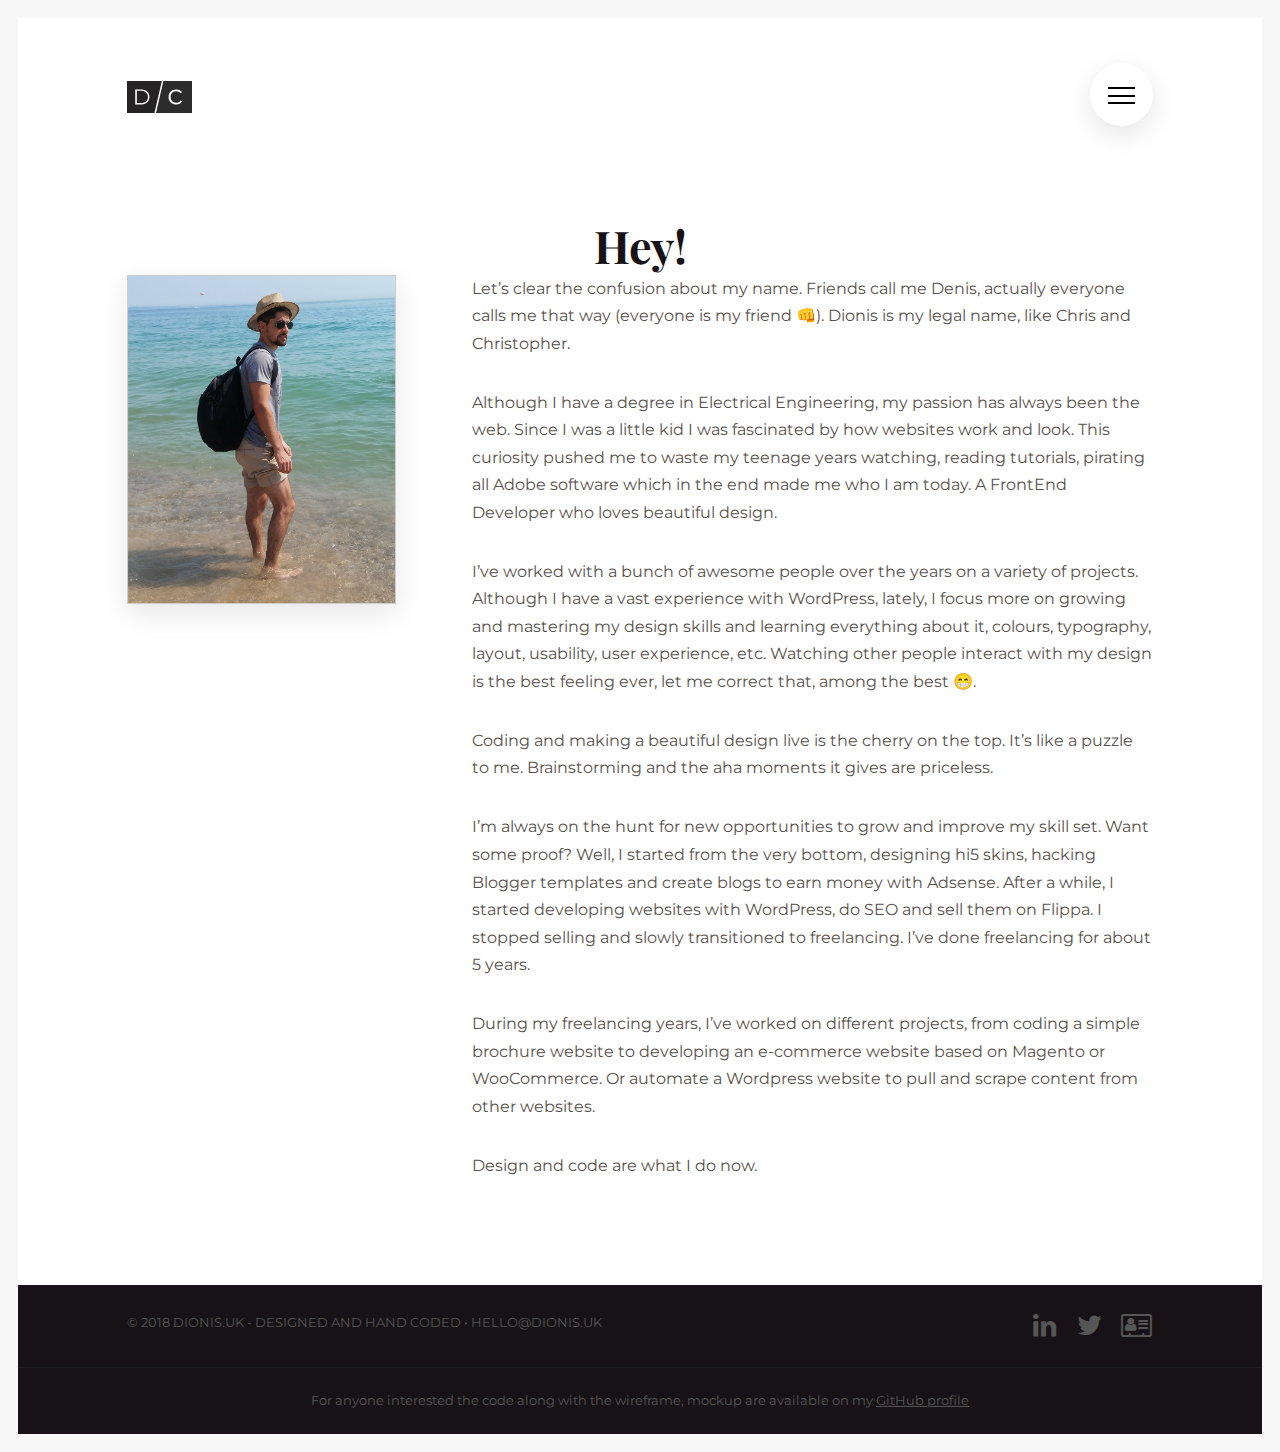
<file: about-me.html>
<!DOCTYPE html>
<html lang="en">

<head>
    <meta charset="UTF-8">
    <meta name="viewport" content="width=device-width, initial-scale=1.0">
    <meta http-equiv="X-UA-Compatible" content="ie=edge">
    <link href="https://fonts.googleapis.com/css?family=Montserrat:400,300i,500|Playfair+Display:400i,700" rel="stylesheet">
    <link rel="stylesheet" href="css/style.css">
    <title>Denis's Portfolio - Web Design & FrontEnd Development</title>
    <script>
        window['_fs_debug'] = false;
        window['_fs_host'] = 'fullstory.com';
        window['_fs_org'] = 'C6R71';
        window['_fs_namespace'] = 'FS';
        (function(m,n,e,t,l,o,g,y){
            if (e in m) {if(m.console && m.console.log) { m.console.log('FullStory namespace conflict. Please set window["_fs_namespace"].');} return;}
            g=m[e]=function(a,b){g.q?g.q.push([a,b]):g._api(a,b);};g.q=[];
            o=n.createElement(t);o.async=1;o.src='https://'+_fs_host+'/s/fs.js';
            y=n.getElementsByTagName(t)[0];y.parentNode.insertBefore(o,y);
            g.identify=function(i,v){g(l,{uid:i});if(v)g(l,v)};g.setUserVars=function(v){g(l,v)};
            g.shutdown=function(){g("rec",!1)};g.restart=function(){g("rec",!0)};
            g.consent=function(a){g("consent",!arguments.length||a)};
            g.identifyAccount=function(i,v){o='account';v=v||{};v.acctId=i;g(o,v)};
            g.clearUserCookie=function(){};
        })(window,document,window['_fs_namespace'],'script','user');
</script>
</head>

<body>

    <header class="header">
        <nav>
            <div class="row">
                <div class="logo-box">
                    <a href="/">
                        <img src="/img/logo.svg" alt="Logo" class="logo">
                    </a>

                </div>
                <div class="navigation">
                    <input type="checkbox" class="navigation__checkbox" id="navi-toggle">

                    <label for="navi-toggle" class="navigation__button">
                        <span class="navigation__icon">&nbsp;</span>
                    </label>


                    <div class="navigation__nav">
                        <div class="navigation__list">
                            <ul>
                                <li class="navigation__item">
                                    <a href="/about-me.html" class="navigation__link">About Me</a>
                                </li>
                                <li class="navigation__item">
                                    <a href="/#projects" class="navigation__link">My Work</a>
                                </li>
                                <li class="navigation__item">
                                    <a href="/contact.html" class="navigation__link">Contact Me</a>
                                </li>
                                <li class="navigation__item">
                                    <a href="/#testimonials" class="navigation__link">Testimonials</a>
                                </li>
                                <li class="navigation__item">
                                    <a href="/download/Denis_Ciocan_Resume.pdf" class="navigation__link" target="_blank">Download CV [.PDF]</a>
                                </li>
                            </ul>
                            <div class="social">
                                <a href="https://www.linkedin.com/in/denisciocan/" target="_blank">
                                    <i class="icon-linkedin"></i>
                                </a>
                                <a href="https://twitter.com/dionisci" target="_blank">
                                    <i class="icon-twitter"></i>
                                </a>

                                <a href="/download/Denis_Ciocan_Resume.pdf" target="_blank">
                                    <i class="icon-resume"></i>
                                </a>

                            </div>
                        </div>

                    </div>
                </div>
            </div>
        </nav>


    </header>
    <main>
        <article>
            <h1 class="txt-center">Hey!</h1>
            <div class="row">
                <div class="col-1-of-3">
                    <img src="/img/denis_ciocan_by_the_sea.jpg" class="image about-photo" alt="">
                </div>
                <div class="col-2-of-3">

                    <p>Let’s clear the confusion about my name. Friends call me Denis, actually everyone calls me that way (everyone is my friend 👊). Dionis is my legal name, like Chris and Christopher.</p>

<p>Although I have a degree in Electrical Engineering, my passion has always been the web. Since I was a little kid I was fascinated by how websites work and look. This curiosity pushed me to waste my teenage years watching, reading tutorials, pirating all Adobe software which in the end made me who I am today. A FrontEnd Developer who loves beautiful design.</p>

<p>I’ve worked with a bunch of awesome people over the years on a variety of projects. Although I have a vast experience with WordPress, lately, I focus more on growing and mastering my design skills and learning everything about it, colours, typography, layout, usability, user experience, etc. Watching other people interact with my design is the best feeling ever, let me correct that, among the best 😁.</p>

<p>Coding and making a beautiful design live is the cherry on the top. It’s like a puzzle to me. Brainstorming and the aha moments it gives are priceless.</p>

<p>I’m always on the hunt for new opportunities to grow and improve my skill set. Want some proof? Well, I started from the very bottom, designing hi5 skins, hacking Blogger templates and create blogs to earn money with Adsense. After a while, I started developing websites with WordPress, do SEO and sell them on Flippa. I stopped selling and slowly transitioned to freelancing. I’ve done freelancing for about 5 years.</p>

<p>During my freelancing years, I’ve worked on different projects, from coding a simple brochure website to developing an e-commerce website based on Magento or WooCommerce. Or automate a Wordpress website to pull and scrape content from other websites.</p>

<p>Design and code are what I do now.</p>

                </div>

            </div>
        </article>


    </main>

    <footer class="footer">
        <div class="row">

            <div class="copyright">&copy; 2018 dionis.uk - Designed and Hand Coded &bull; hello@dionis.uk </div>
            <div class="footer-social">
                <a href="https://www.linkedin.com/in/denisciocan/" target="_blank">
                    <i class="icon-linkedin"></i>
                </a>
                <a href="https://twitter.com/dionisci" target="_blank">
                    <i class="icon-twitter"></i>
                </a>
                <a href="/download/Denis_Ciocan_Resume.pdf" target="_blank">
                    <i class="icon-resume"></i>
                </a>
            </div>


        </div>
        <div class="sub-footer txt-center">
            For anyone interested the code along with the wireframe, mockup are available on my <a href="https://github.com/MrDiCi/portfolio" target="_blank">GitHub profile</a>
        </div>
    </footer>

    <script>
        // cache DOM
        const navigation = document.querySelector('.navigation')
        const navCheckbox = navigation.querySelector('.navigation__checkbox')
        const navItems = navigation.querySelectorAll('.navigation__item')
        navItems.forEach(item =>
            item.addEventListener('click', _ => navCheckbox.checked = false))
    </script>
</body>

</html>
</file>
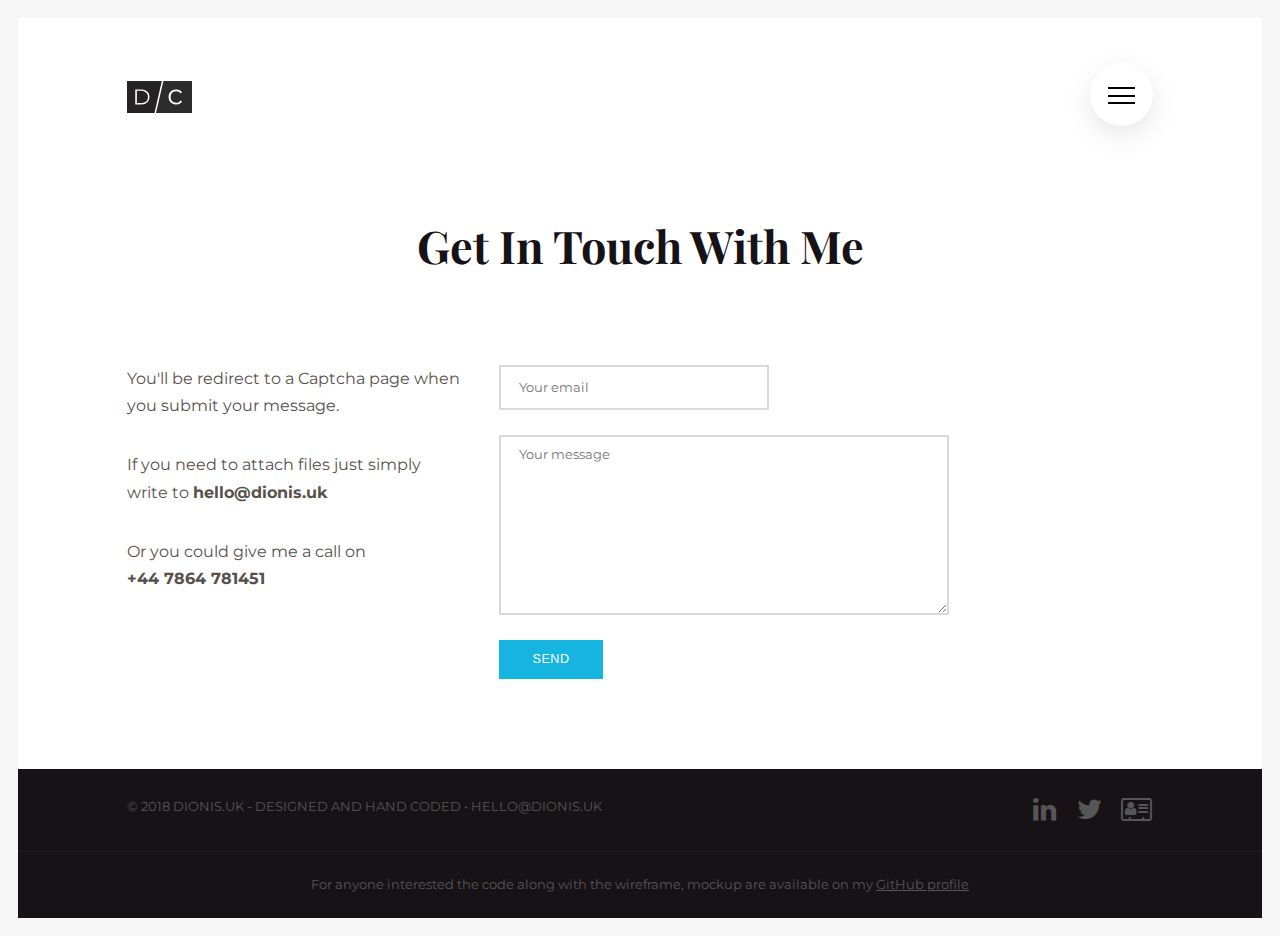
<file: contact.html>
<!DOCTYPE html>
<html lang="en">

<head>
    <meta charset="UTF-8">
    <meta name="viewport" content="width=device-width, initial-scale=1.0">
    <meta http-equiv="X-UA-Compatible" content="ie=edge">
    <link href="https://fonts.googleapis.com/css?family=Montserrat:400,300i,500|Playfair+Display:400i,700" rel="stylesheet">
    <link rel="stylesheet" href="css/style.css">
    <title>Contact Me &mdash; Denis's Web Design Portfolio</title>
    <script>
        window['_fs_debug'] = false;
        window['_fs_host'] = 'fullstory.com';
        window['_fs_org'] = 'C6R71';
        window['_fs_namespace'] = 'FS';
        (function(m,n,e,t,l,o,g,y){
            if (e in m) {if(m.console && m.console.log) { m.console.log('FullStory namespace conflict. Please set window["_fs_namespace"].');} return;}
            g=m[e]=function(a,b){g.q?g.q.push([a,b]):g._api(a,b);};g.q=[];
            o=n.createElement(t);o.async=1;o.src='https://'+_fs_host+'/s/fs.js';
            y=n.getElementsByTagName(t)[0];y.parentNode.insertBefore(o,y);
            g.identify=function(i,v){g(l,{uid:i});if(v)g(l,v)};g.setUserVars=function(v){g(l,v)};
            g.shutdown=function(){g("rec",!1)};g.restart=function(){g("rec",!0)};
            g.consent=function(a){g("consent",!arguments.length||a)};
            g.identifyAccount=function(i,v){o='account';v=v||{};v.acctId=i;g(o,v)};
            g.clearUserCookie=function(){};
        })(window,document,window['_fs_namespace'],'script','user');
</script>
</head>

<body>

    <header class="header">
        <nav>
            <div class="row">
                <div class="logo-box">
                    <a href="/">
                        <img src="/img/logo.svg" alt="Logo" class="logo">
                    </a>

                </div>
                <div class="navigation">
                    <input type="checkbox" class="navigation__checkbox" id="navi-toggle">

                    <label for="navi-toggle" class="navigation__button">
                        <span class="navigation__icon">&nbsp;</span>
                    </label>


                    <div class="navigation__nav">
                        <div class="navigation__list">
                            <ul>
                                <li class="navigation__item">
                                    <a href="/about-me.html" class="navigation__link">About Me</a>
                                </li>
                                <li class="navigation__item">
                                    <a href="/#projects" class="navigation__link">My Work</a>
                                </li>
                                <li class="navigation__item">
                                    <a href="/contact.html" class="navigation__link">Contact Me</a>
                                </li>
                                <li class="navigation__item">
                                    <a href="/#testimonials" class="navigation__link">Testimonials</a>
                                </li>
                                <li class="navigation__item">
                                    <a href="/download/Denis_Ciocan_Resume.pdf" class="navigation__link" target="_blank">Download CV [.PDF]</a>
                                </li>
                            </ul>
                            <div class="social">
                                <a href="https://www.linkedin.com/in/denisciocan/" target="_blank">
                                    <i class="icon-linkedin"></i>
                                </a>
                                <a href="https://twitter.com/dionisci" target="_blank">
                                    <i class="icon-twitter"></i>
                                </a>

                                <a href="/download/Denis_Ciocan_Resume.pdf" target="_blank">
                                    <i class="icon-resume"></i>
                                </a>

                            </div>
                        </div>

                    </div>
                </div>
            </div>
        </nav>


    </header>
    <main>
        <h1 class="txt-center pb10">Get In Touch With Me</h1>
        <div class="row">
            <div class="col-1-of-3">
                <p>You'll be redirect to a Captcha page when you submit your message.</p>
                <p>If you need to attach files just simply write to
                    <span class="bold">hello@dionis.uk</span>
                </p>
                <p>Or you could give me a call on
                    <br>
                    <span class="bold">+44 7864 781451</span>
                </p>
            </div>
            <div class="col-2-of-3">

                <div class="contact-form">
                    <form method="POST" action="https://formspree.io/hello@dionis.uk">
                        <input type="email" name="email" placeholder="Your email">
                        <textarea name="message" placeholder="Your message"></textarea>
                        <button class="btn btn-cta" type="submit">Send</button>
                    </form>
                </div>
            </div>

        </div>

    </main>

    <footer class="footer">
        <div class="row">

            <div class="copyright">&copy; 2018 dionis.uk - Designed and Hand Coded &bull; hello@dionis.uk </div>
            <div class="footer-social">
                <a href="https://www.linkedin.com/in/denisciocan/" target="_blank">
                    <i class="icon-linkedin"></i>
                </a>
                <a href="https://twitter.com/dionisci" target="_blank">
                    <i class="icon-twitter"></i>
                </a>
                <a href="/download/Denis_Ciocan_Resume.pdf" target="_blank">
                    <i class="icon-resume"></i>
                </a>
            </div>


        </div>
        <div class="sub-footer txt-center">
            For anyone interested the code along with the wireframe, mockup are available on my <a href="https://github.com/MrDiCi/portfolio" target="_blank">GitHub profile</a>
        </div>
    </footer>

    <script>
        // cache DOM
        const navigation = document.querySelector('.navigation')
        const navCheckbox = navigation.querySelector('.navigation__checkbox')
        const navItems = navigation.querySelectorAll('.navigation__item')
        navItems.forEach(item =>
            item.addEventListener('click', _ => navCheckbox.checked = false))
    </script>
</body>

</html>
</file>
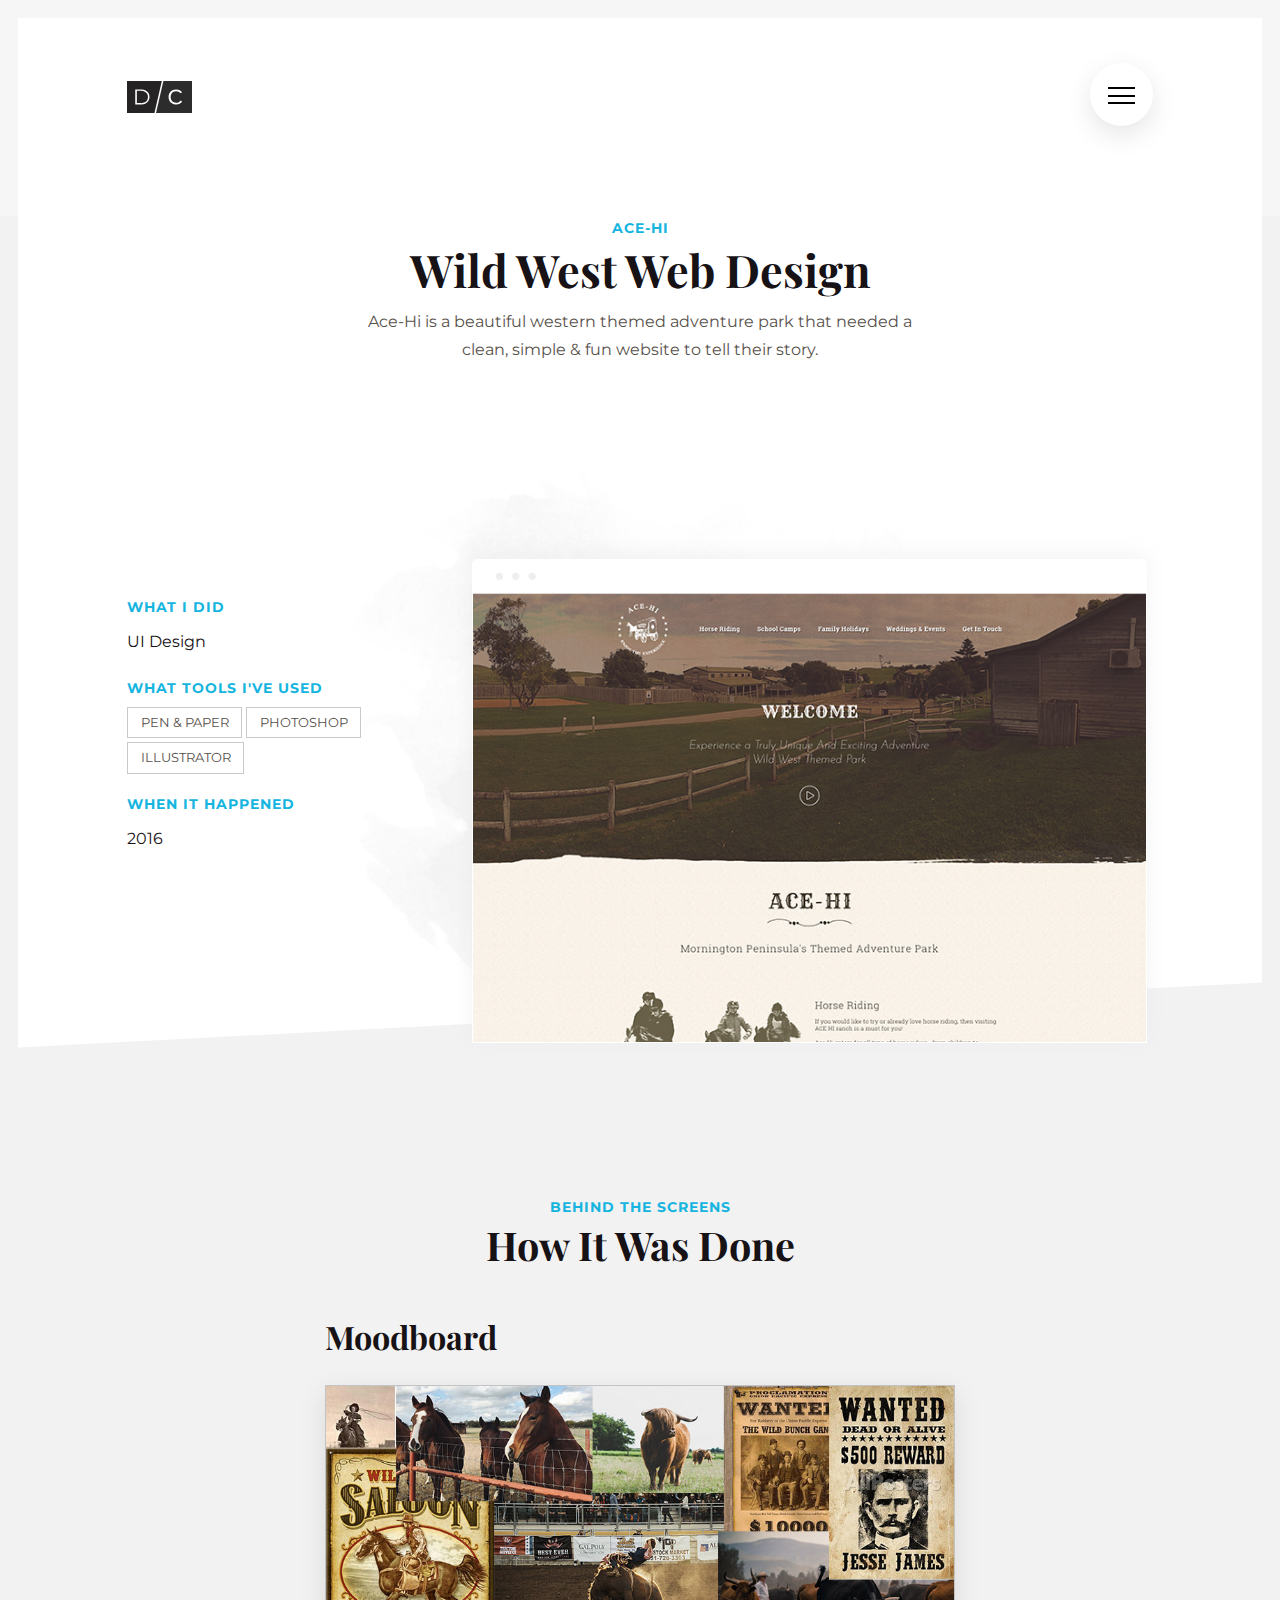
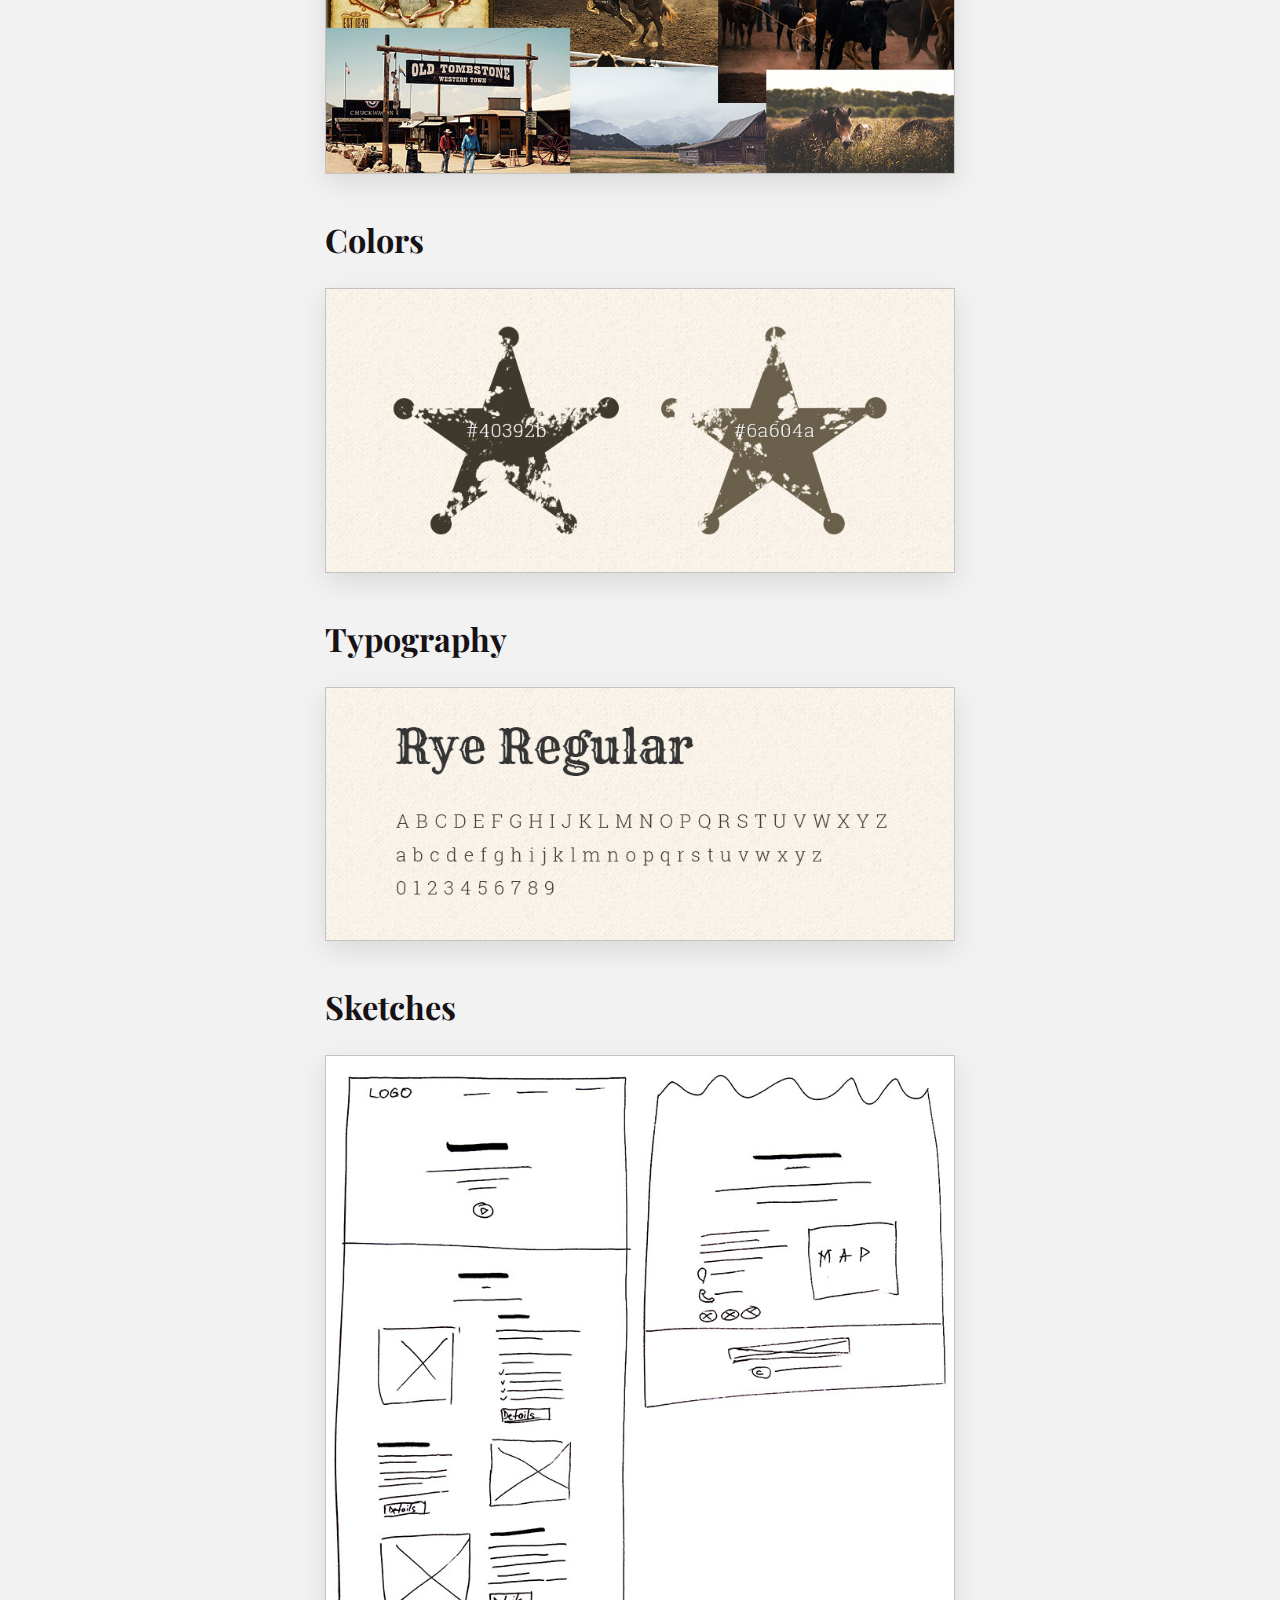
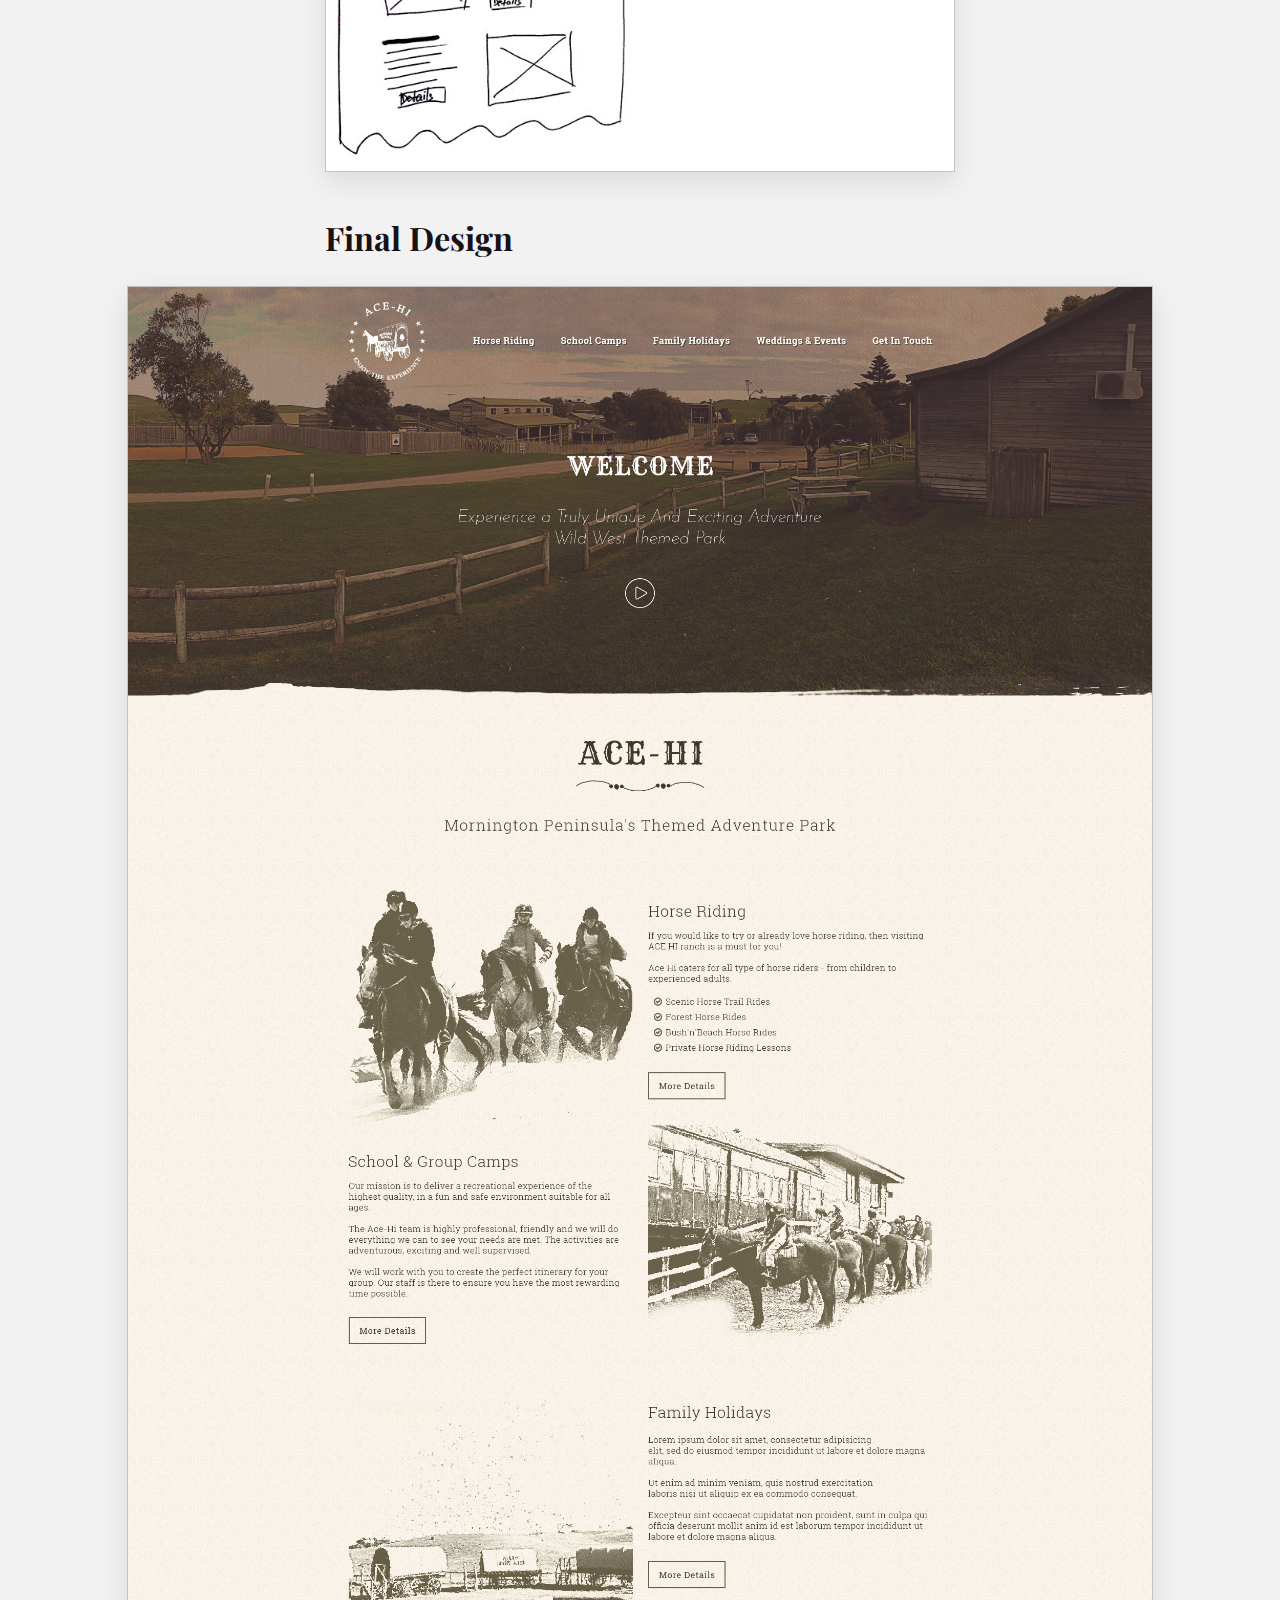
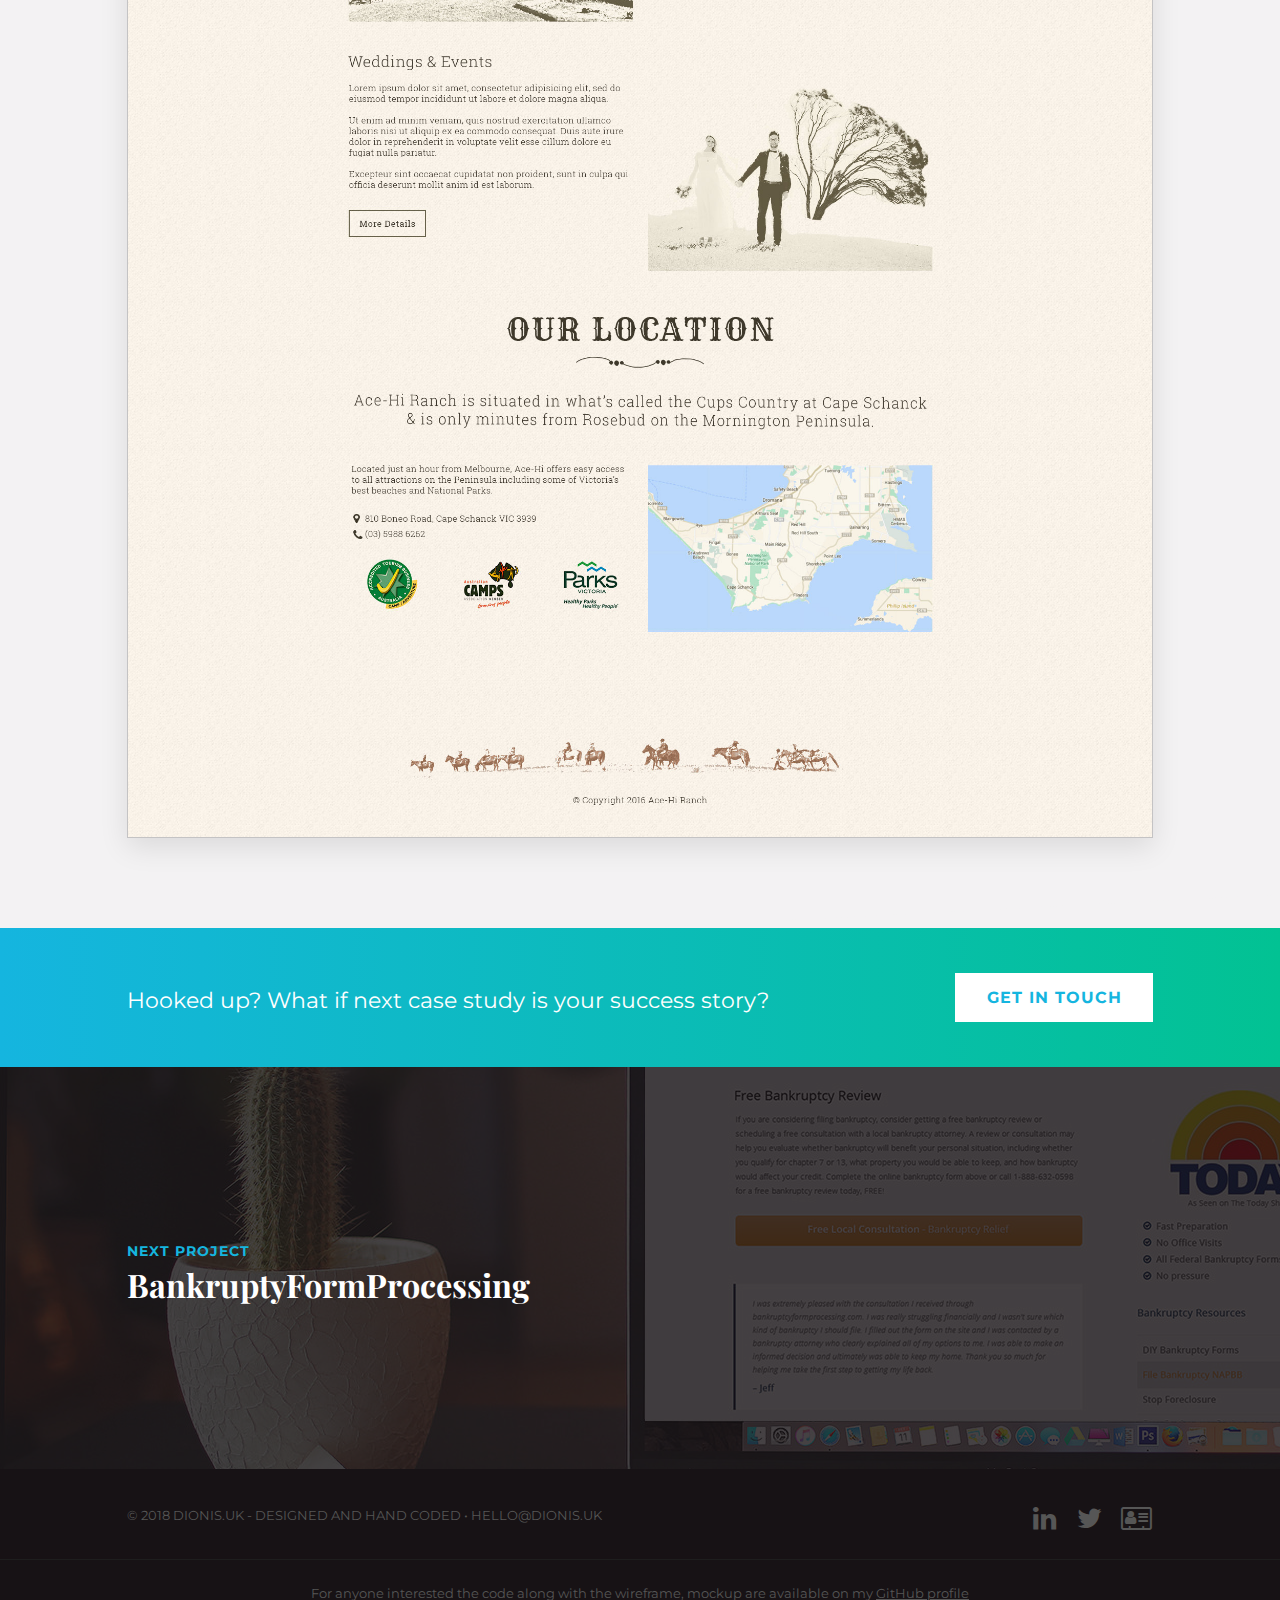
<file: portfolio/ace.html>
<!DOCTYPE html>
<html lang="en">

<head>
    <meta charset="UTF-8">
    <meta name="viewport" content="width=device-width, initial-scale=1.0">
    <meta http-equiv="X-UA-Compatible" content="ie=edge">
    <link href="https://fonts.googleapis.com/css?family=Montserrat:400,300i,500|Playfair+Display:400i,700" rel="stylesheet">
    <link rel="stylesheet" href="/css/style.css">
    <title>Web Design & Web Performance - Dionis's Portfolio</title>
    <script>
window['_fs_debug'] = false;
window['_fs_host'] = 'fullstory.com';
window['_fs_org'] = 'C6R71';
window['_fs_namespace'] = 'FS';
(function(m,n,e,t,l,o,g,y){
    if (e in m) {if(m.console && m.console.log) { m.console.log('FullStory namespace conflict. Please set window["_fs_namespace"].');} return;}
    g=m[e]=function(a,b){g.q?g.q.push([a,b]):g._api(a,b);};g.q=[];
    o=n.createElement(t);o.async=1;o.src='https://'+_fs_host+'/s/fs.js';
    y=n.getElementsByTagName(t)[0];y.parentNode.insertBefore(o,y);
    g.identify=function(i,v){g(l,{uid:i});if(v)g(l,v)};g.setUserVars=function(v){g(l,v)};
    g.shutdown=function(){g("rec",!1)};g.restart=function(){g("rec",!0)};
    g.consent=function(a){g("consent",!arguments.length||a)};
    g.identifyAccount=function(i,v){o='account';v=v||{};v.acctId=i;g(o,v)};
    g.clearUserCookie=function(){};
})(window,document,window['_fs_namespace'],'script','user');
</script>
</head>

<body class="case-study-page">
    <header class="header">
        <nav>
            <div class="row">
                <div class="logo-box">
                    <a href="/">
                        <img src="/img/logo.svg" alt="Logo" class="logo">
                    </a>

                </div>
                <div class="navigation">
                    <input type="checkbox" class="navigation__checkbox" id="navi-toggle">

                    <label for="navi-toggle" class="navigation__button">
                        <span class="navigation__icon">&nbsp;</span>
                    </label>


                    <div class="navigation__nav">
                        <div class="navigation__list">
                            <ul>
                                <li class="navigation__item">
                                    <a href="/about-me.html" class="navigation__link">About Me</a>
                                </li>
                                <li class="navigation__item">
                                    <a href="/#projects" class="navigation__link">My Work</a>
                                </li>
                                <li class="navigation__item">
                                    <a href="/contact.html" class="navigation__link">Contact Me</a>
                                </li>
                                <li class="navigation__item">
                                    <a href="/#testimonials" class="navigation__link">Testimonials</a>
                                </li>
                                <li class="navigation__item">
                                    <a href="/download/Denis_Ciocan_Resume.pdf" class="navigation__link" target="_blank">Download CV [.PDF]</a>
                                </li>
                            </ul>
                            <div class="social">
                                <a href="https://www.linkedin.com/in/denisciocan/" target="_blank">
                                    <i class="icon-linkedin"></i>
                                </a>
                                <a href="https://twitter.com/dionisci" target="_blank">
                                    <i class="icon-twitter"></i>
                                </a>

                                <a href="/download/Denis_Ciocan_Resume.pdf" target="_blank">
                                    <i class="icon-resume"></i>
                                </a>

                            </div>
                        </div>

                    </div>
                </div>
            </div>
        </nav>
    </header>

    <main>
        <section class="case-study-page__preview">
            <div class="row txt-center">
                <h5>Ace-Hi</h5>
                <h1>Wild West Web Design</h1>
                <p class="case-study-page__preview--description x-center">Ace-Hi is a beautiful western themed adventure park that needed a clean, simple & fun website to tell their
                    story.
                </p>
            </div>
            <div class="row pt15 mobile-flex-container">
                <div class="col-1-of-3 mt4 mobile-flex-part">
                    <div class="case-study-details">
                        <h5>What I Did</h5>
                        <ul>
                            <li class="case-study-details-text-row">UI Design</li>
                        </ul>
                    </div>
                    <div class="case-study-details">
                        <h5>What Tools I've Used</h5>
                        <ul>
                            <li class="case-study-details-text-row label">Pen & Paper</li>
                            <li class="case-study-details-text-row label">Photoshop</li>
                            <li class="case-study-details-text-row label">Illustrator</li>
                        </ul>
                    </div>
                    <div class="case-study-details">
                        <h5>When It Happened</h5>
                        <ul>
                            <li class="case-study-details-text-row">2016</li>
                        </ul>
                    </div>
                </div>
                <div class="col-2-of-3">
                    <img src="/img/project_bg_right.jpg" alt="Watercolor Project Background" class="project-bg bg-right">
                    <div class="case-study-thumbnail">
                        <img src="/img/ace_preview.jpg" alt="Project Preview Thumbnail" class="thumbnail">
                    </div>
                </div>
            </div>
            </div>
        </section>
        <section class="case-study-block">
            <div class="case-study-content">
                <div class="row">
                    <article>
                        <div class="txt-center">
                            <h5>Behind the screens</h5>
                            <h2>How It Was Done</h2>
                        </div>

                        <h3>Moodboard</h3>
                        <p>
                            <img src="/img/ace_hi_pen_moodboard.jpg" alt="Ace-Hi Moodboard" class="image">
                        </p>

                        <h3>Colors</h3>
                        <p>
                            <img src="/img/ace_hi_colors.jpg" alt="Ace-Hi Color Palette" class="image">
                        </p>

                        <h3>Typography</h3>
                        <p>
                            <img src="/img/ace_hi_pen_typography.jpg" alt="Ace-Hi Typography" class="image">
                        </p>

                        <h3>Sketches</h3>
                        <p>
                            <img src="/img/ace_hi_pen_paper_sketch.jpg" alt="Ace-Hi Web Design Sketch" class="image">
                        </p>

                        <h3>Final Design</h3>
                        <img src="/img/ace-hi_final_mockup.jpg" alt="Ace-Hi Full Design" class="image img-fluid">


                    </article>
                </div>
            </div>

        </section>
        <div class="call-to-action">
            <div class="row">
                <p>Hooked up? What if next case study is your success story?</p>

                <a href="/contact.html" class="btn btn-light">Get In Touch</a>
            </div>
        </div>
        <div class="next-portfolio-item">
            <a href="/portfolio/bankruptcyforms.html">
                <img src="/img/bankruptcyb_wide_thumbnail.jpg" alt="AtkinsHealth">

                <div class="row">
                    <div class="next-item-text-box">
                        <h5>Next Project</h5>
                        <h3>BankruptyFormProcessing</h3>
                    </div>

                </div>
            </a>
        </div>
    </main>
    <footer class="footer">
        <div class="row">

            <div class="copyright">&copy; 2018 dionis.uk - Designed and Hand Coded &bull; hello@dionis.uk </div>
            <div class="footer-social">
                <a href="https://www.linkedin.com/in/denisciocan/" target="_blank">
                    <i class="icon-linkedin"></i>
                </a>
                <a href="https://twitter.com/dionisci" target="_blank">
                    <i class="icon-twitter"></i>
                </a>
                <a href="/download/Denis_Ciocan_Resume.pdf" target="_blank">
                    <i class="icon-resume"></i>
                </a>
            </div>


        </div>
        <div class="sub-footer txt-center">
            For anyone interested the code along with the wireframe, mockup are available on my <a href="https://github.com/MrDiCi/portfolio" target="_blank">GitHub profile</a>
        </div>
    </footer>

</body>

</html>
</file>
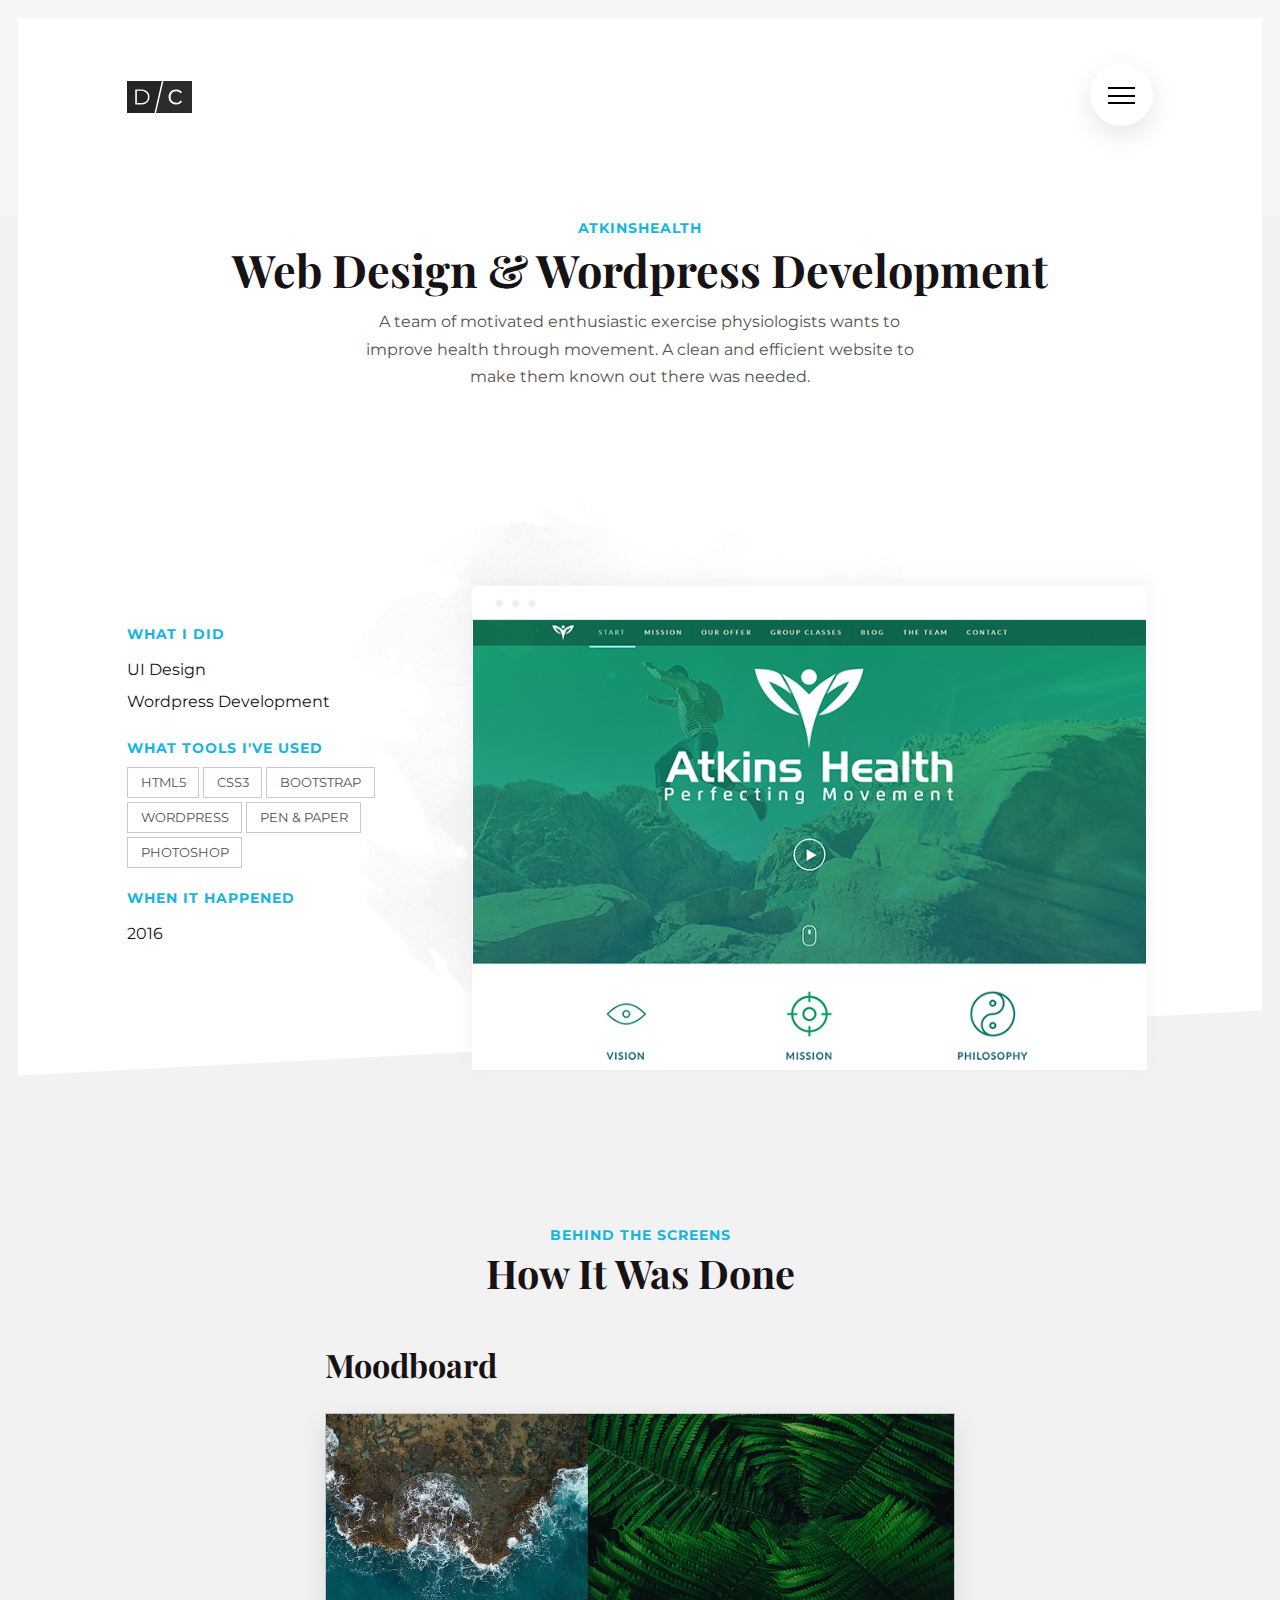
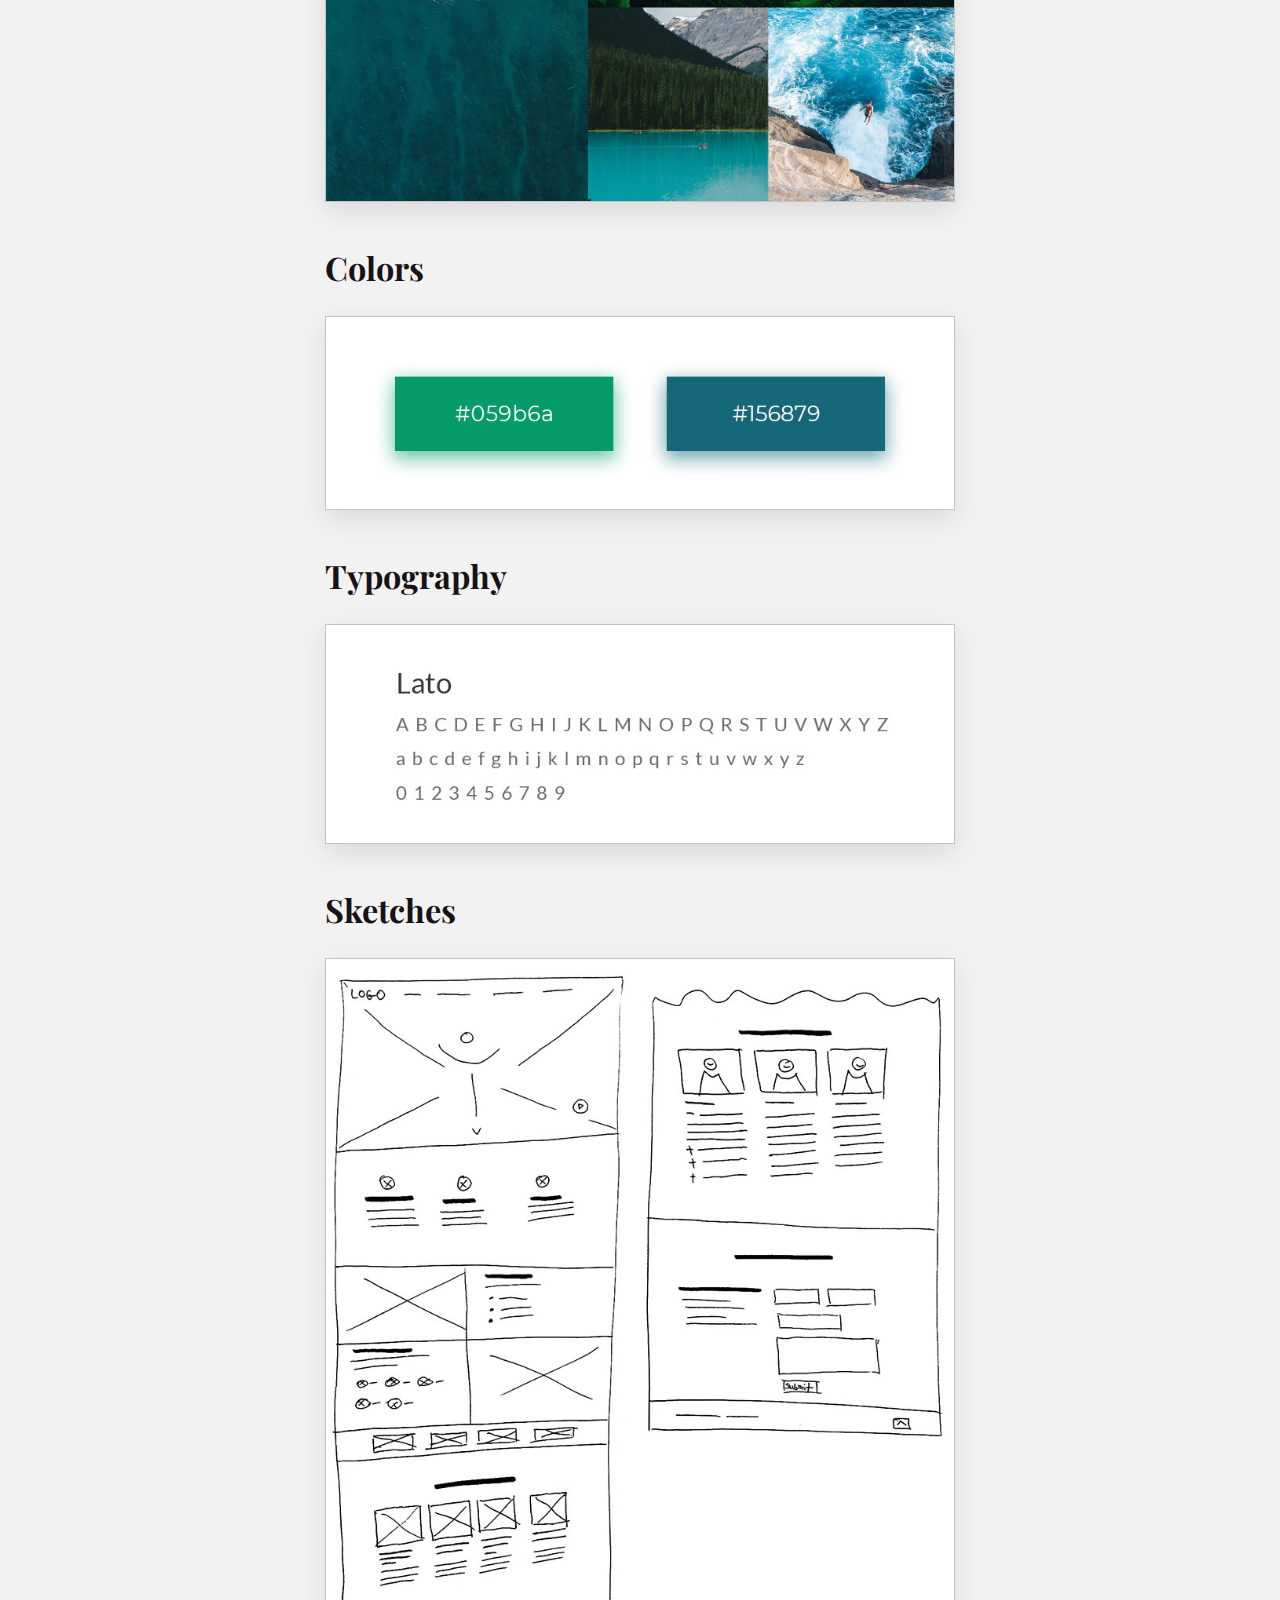
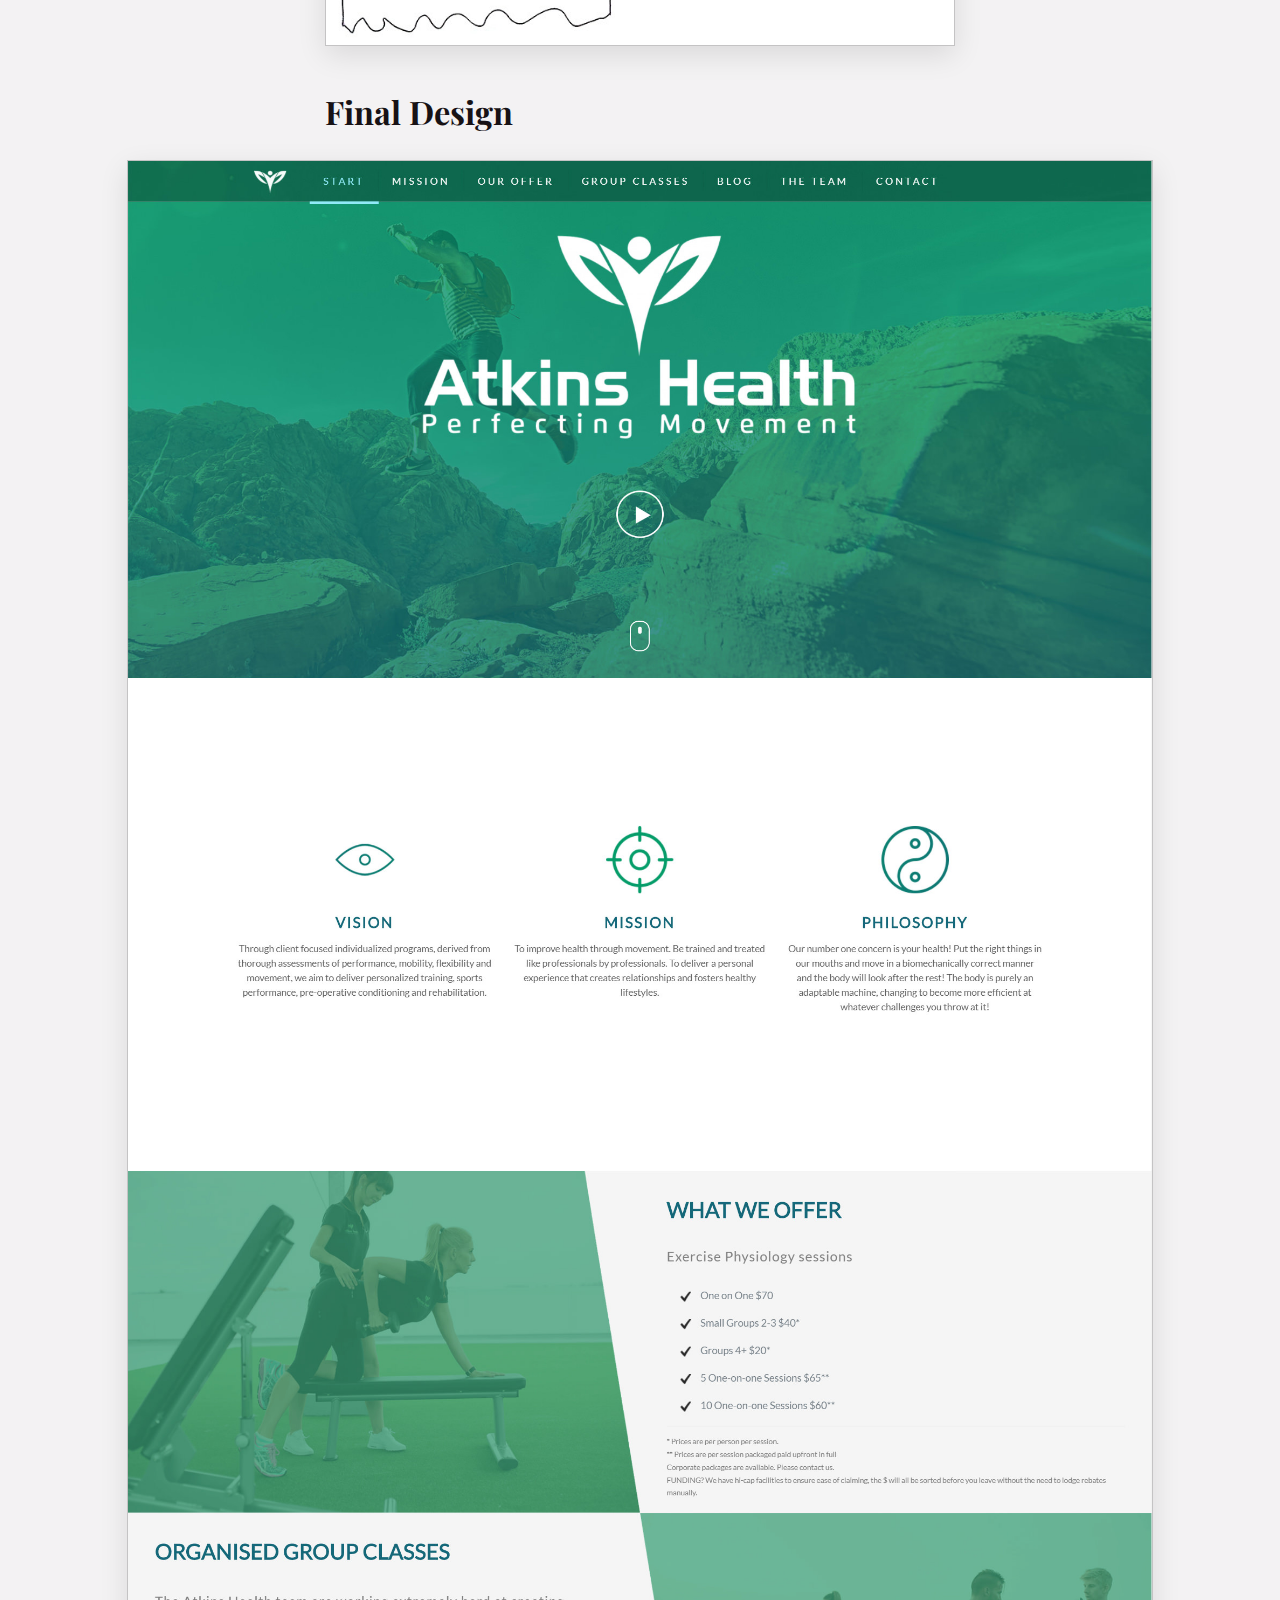
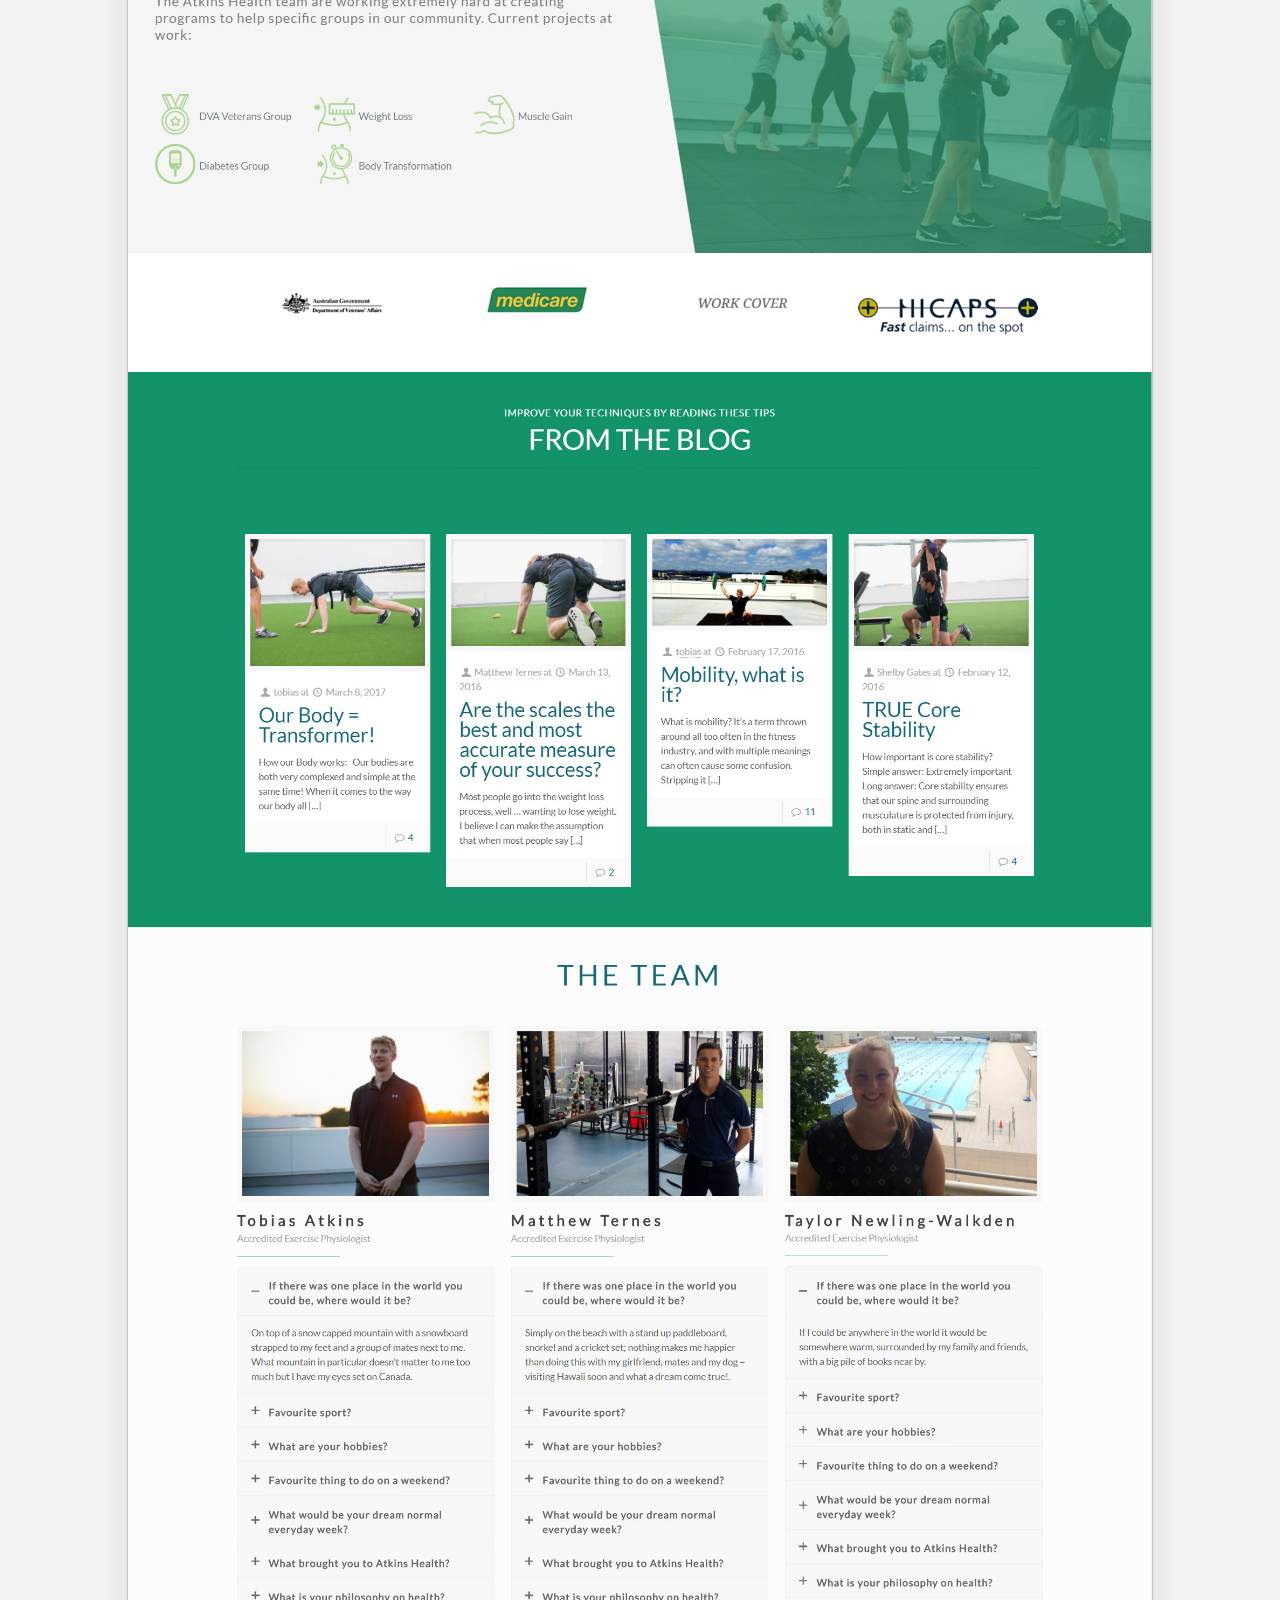
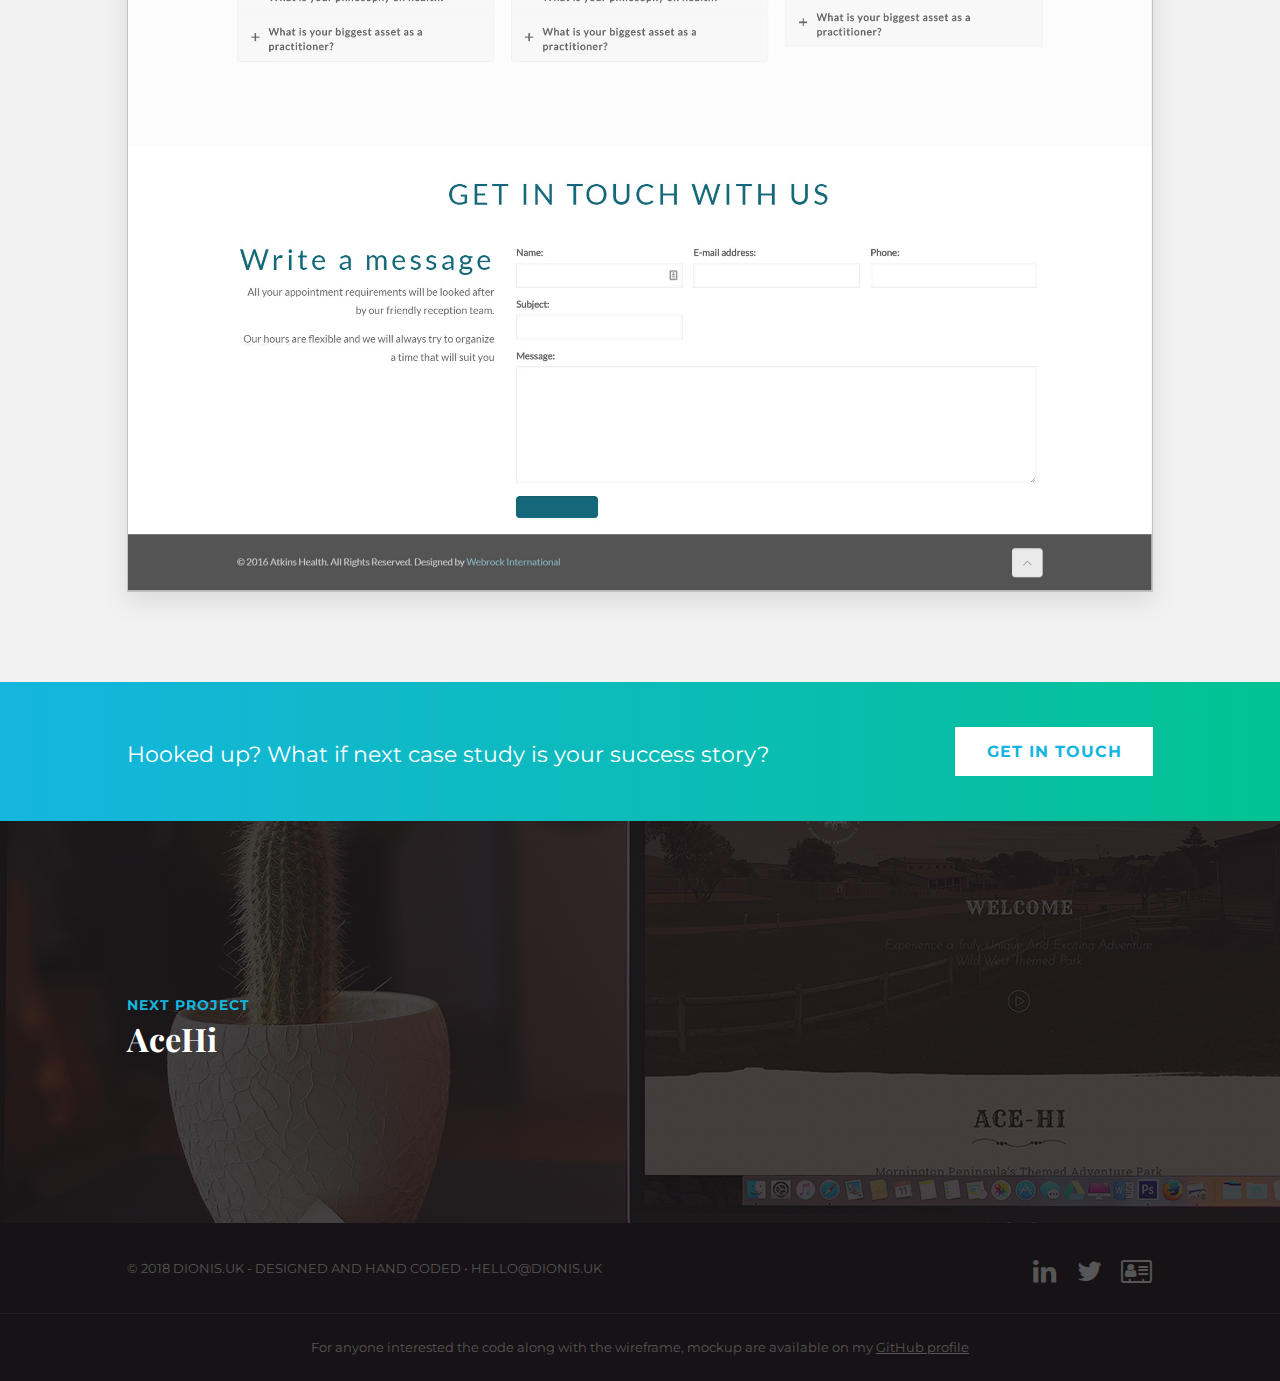
<file: portfolio/atkinshealth.html>
<!DOCTYPE html>
<html lang="en">

<head>
    <meta charset="UTF-8">
    <meta name="viewport" content="width=device-width, initial-scale=1.0">
    <meta http-equiv="X-UA-Compatible" content="ie=edge">
    <link href="https://fonts.googleapis.com/css?family=Montserrat:400,300i,500|Playfair+Display:400i,700" rel="stylesheet">
    <link rel="stylesheet" href="/css/style.css">
    <title>Web Design & Web Performance - Dionis's Portfolio</title>
    <script>
window['_fs_debug'] = false;
window['_fs_host'] = 'fullstory.com';
window['_fs_org'] = 'C6R71';
window['_fs_namespace'] = 'FS';
(function(m,n,e,t,l,o,g,y){
    if (e in m) {if(m.console && m.console.log) { m.console.log('FullStory namespace conflict. Please set window["_fs_namespace"].');} return;}
    g=m[e]=function(a,b){g.q?g.q.push([a,b]):g._api(a,b);};g.q=[];
    o=n.createElement(t);o.async=1;o.src='https://'+_fs_host+'/s/fs.js';
    y=n.getElementsByTagName(t)[0];y.parentNode.insertBefore(o,y);
    g.identify=function(i,v){g(l,{uid:i});if(v)g(l,v)};g.setUserVars=function(v){g(l,v)};
    g.shutdown=function(){g("rec",!1)};g.restart=function(){g("rec",!0)};
    g.consent=function(a){g("consent",!arguments.length||a)};
    g.identifyAccount=function(i,v){o='account';v=v||{};v.acctId=i;g(o,v)};
    g.clearUserCookie=function(){};
})(window,document,window['_fs_namespace'],'script','user');
</script>
</head>

<body class="case-study-page">
    <header class="header">
        <nav>
            <div class="row">
                <div class="logo-box">
                    <a href="/">
                        <img src="/img/logo.svg" alt="Logo" class="logo">
                    </a>

                </div>
                <div class="navigation">
                    <input type="checkbox" class="navigation__checkbox" id="navi-toggle">

                    <label for="navi-toggle" class="navigation__button">
                        <span class="navigation__icon">&nbsp;</span>
                    </label>


                    <div class="navigation__nav">
                        <div class="navigation__list">
                            <ul>
                                <li class="navigation__item">
                                    <a href="/about-me.html" class="navigation__link">About Me</a>
                                </li>
                                <li class="navigation__item">
                                    <a href="/#projects" class="navigation__link">My Work</a>
                                </li>
                                <li class="navigation__item">
                                    <a href="/contact.html" class="navigation__link">Contact Me</a>
                                </li>
                                <li class="navigation__item">
                                    <a href="/#testimonials" class="navigation__link">Testimonials</a>
                                </li>
                                <li class="navigation__item">
                                    <a href="/download/Denis_Ciocan_Resume.pdf" class="navigation__link" target="_blank">Download CV [.PDF]</a>
                                </li>
                            </ul>
                            <div class="social">
                                <a href="https://www.linkedin.com/in/denisciocan/" target="_blank">
                                    <i class="icon-linkedin"></i>
                                </a>
                                <a href="https://twitter.com/dionisci" target="_blank">
                                    <i class="icon-twitter"></i>
                                </a>

                                <a href="/download/Denis_Ciocan_Resume.pdf" target="_blank">
                                    <i class="icon-resume"></i>
                                </a>

                            </div>
                        </div>

                    </div>
                </div>
            </div>
        </nav>
    </header>

    <main>
        <section class="case-study-page__preview">
            <div class="row txt-center">
                <h5>AtkinsHealth</h5>
                <h1>Web Design & Wordpress Development</h1>
                <p class="case-study-page__preview--description x-center">A team of motivated enthusiastic exercise physiologists wants to improve health through movement. A clean
                    and efficient website to make them known out there was needed.
                </p>
            </div>
            <div class="row pt15 mobile-flex-container">
                <div class="col-1-of-3 mt4 mobile-flex-part">
                    <div class="case-study-details">
                        <h5>What I Did</h5>
                        <ul>
                            <li class="case-study-details-text-row">UI Design</li>
                            <li class="case-study-details-text-row">Wordpress Development</li>
                        </ul>
                    </div>
                    <div class="case-study-details">
                        <h5>What Tools I've Used</h5>
                        <ul>
                            <li class="case-study-details-text-row label">HTML5</li>
                            <li class="case-study-details-text-row label">CSS3</li>
                            <li class="case-study-details-text-row label">Bootstrap</li>
                            <li class="case-study-details-text-row label">Wordpress</li>
                            <li class="case-study-details-text-row label">Pen & Paper</li>
                            <li class="case-study-details-text-row label">Photoshop</li>
                        </ul>
                    </div>
                    <div class="case-study-details">
                        <h5>When It Happened</h5>
                        <ul>
                            <li class="case-study-details-text-row">2016</li>
                        </ul>
                    </div>
                </div>
                <div class="col-2-of-3">
                    <img src="/img/project_bg_right.jpg" alt="Watercolor Project Background" class="project-bg bg-right">
                    <div class="case-study-thumbnail">
                        <img src="/img/atkins_preview.jpg" alt="Project Preview Thumbnail" class="thumbnail">
                    </div>
                </div>
            </div>
            </div>
        </section>
        <section class="case-study-block">
            <div class="case-study-content">
                <div class="row">
                    <article>
                        <div class="txt-center">
                            <h5>Behind the screens</h5>
                            <h2>How It Was Done</h2>
                        </div>

                        <h3>Moodboard</h3>
                        <p>
                            <img src="/img/atkinshealth_moodboard.jpg" alt="AtkinsHealth Moodboard" class="image">
                        </p>

                        <h3>Colors</h3>
                        <p>
                            <img src="/img/atkinshealthcolors.jpg" alt="AtkinsHealth Color Palette" class="image">
                        </p>

                        <h3>Typography</h3>
                        <p>
                            <img src="/img/typography.jpg" alt="AtkinsHealth Typography" class="image">
                        </p>

                        <h3>Sketches</h3>
                        <p>
                            <img src="/img/atkinshealth_sketch.jpg" alt="AtkinsHealth Web Design Sketch" class="image">
                        </p>

                        <h3>Final Design</h3>
                        <img src="/img/Atkins-Health-full_mockup.jpg" alt="" class="image img-fluid">




                    </article>
                </div>
            </div>

        </section>
        <div class="call-to-action">
            <div class="row">
                <p>Hooked up? What if next case study is your success story?</p>

                <a href="/contact.html" class="btn btn-light">Get In Touch</a>
            </div>
        </div>
        <div class="next-portfolio-item">
            <a href="/portfolio/ace.html">
                <img src="/img/ace_wide_thumbnail.jpg" alt="AtkinsHealth">

                <div class="row">
                    <div class="next-item-text-box">
                        <h5>Next Project</h5>
                        <h3>AceHi</h3>
                    </div>

                </div>
            </a>
        </div>
    </main>
    <footer class="footer">
        <div class="row">

            <div class="copyright">&copy; 2018 dionis.uk - Designed and Hand Coded &bull; hello@dionis.uk </div>
            <div class="footer-social">
                <a href="https://www.linkedin.com/in/denisciocan/" target="_blank">
                    <i class="icon-linkedin"></i>
                </a>
                <a href="https://twitter.com/dionisci" target="_blank">
                    <i class="icon-twitter"></i>
                </a>
                <a href="/download/Denis_Ciocan_Resume.pdf" target="_blank">
                    <i class="icon-resume"></i>
                </a>
            </div>


        </div>
        <div class="sub-footer txt-center">
            For anyone interested the code along with the wireframe, mockup are available on my <a href="https://github.com/MrDiCi/portfolio" target="_blank">GitHub profile</a>
        </div>
    </footer>

</body>

</html>
</file>
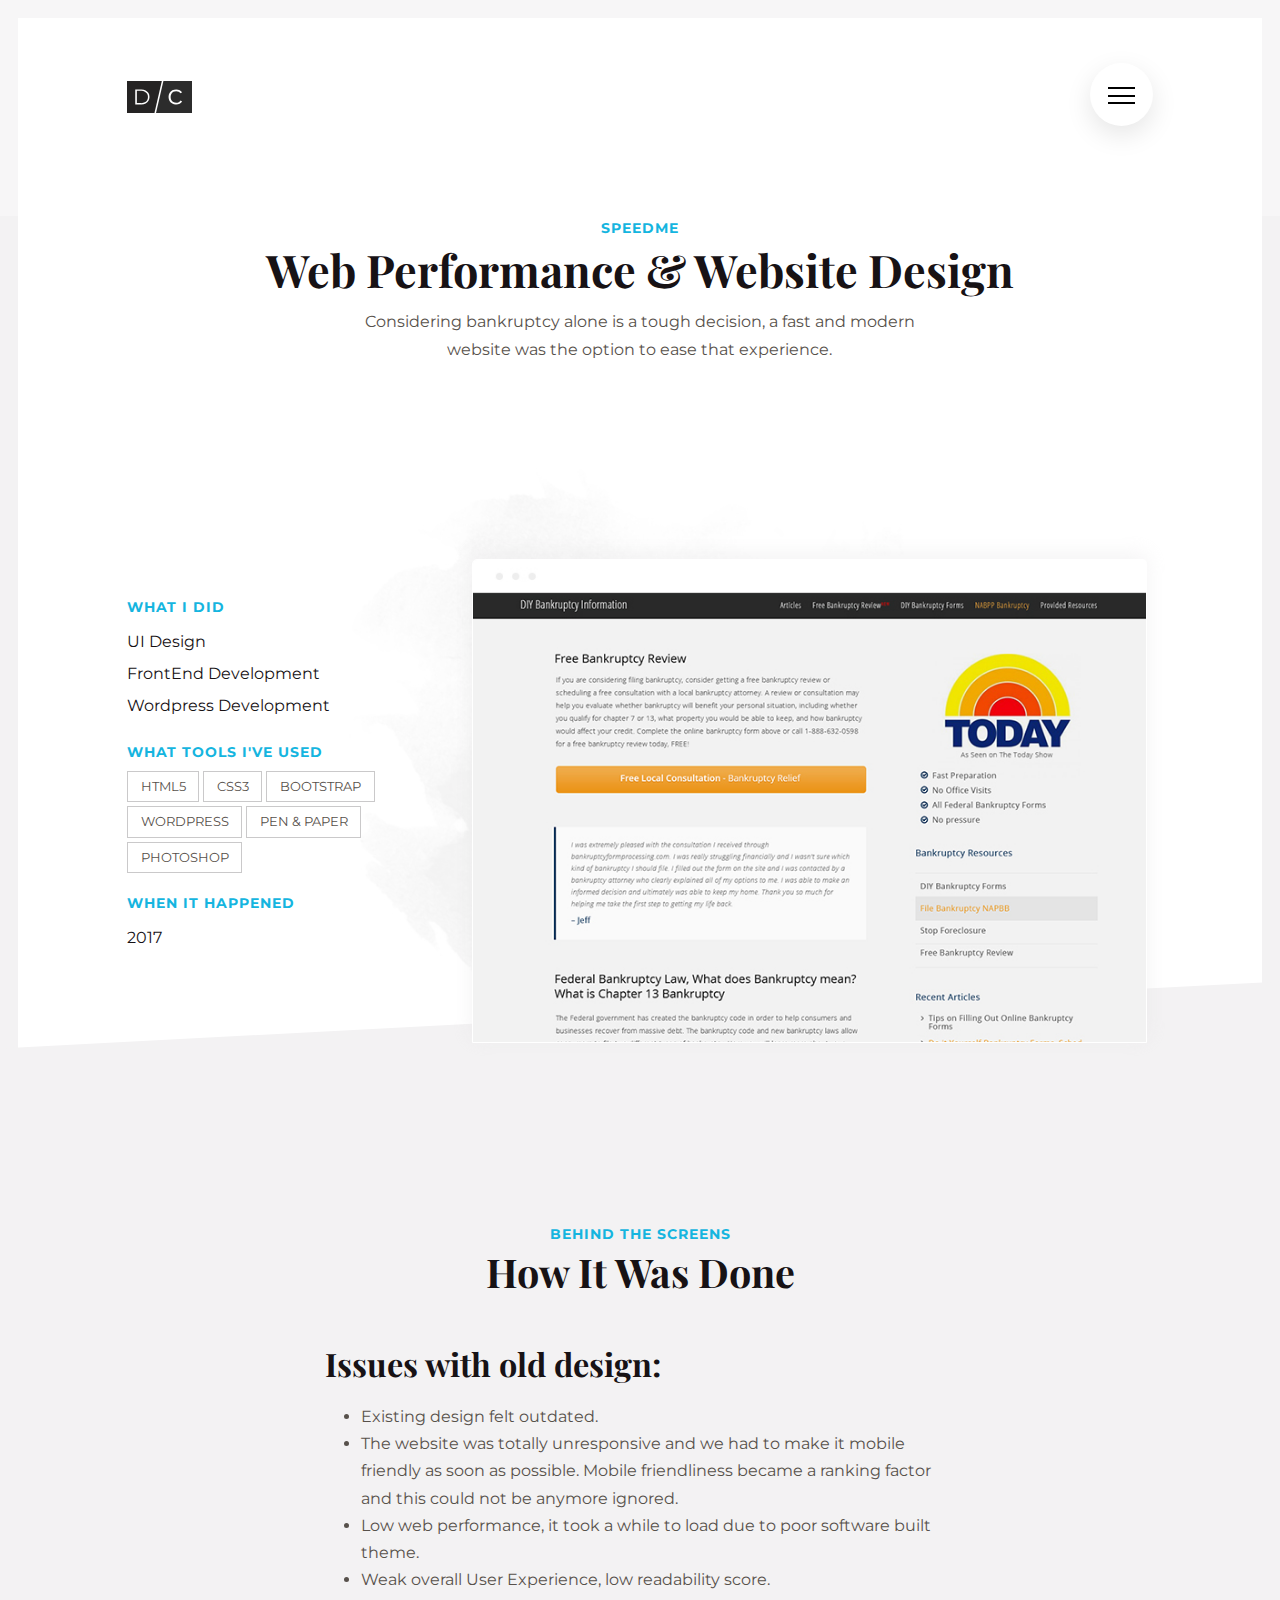
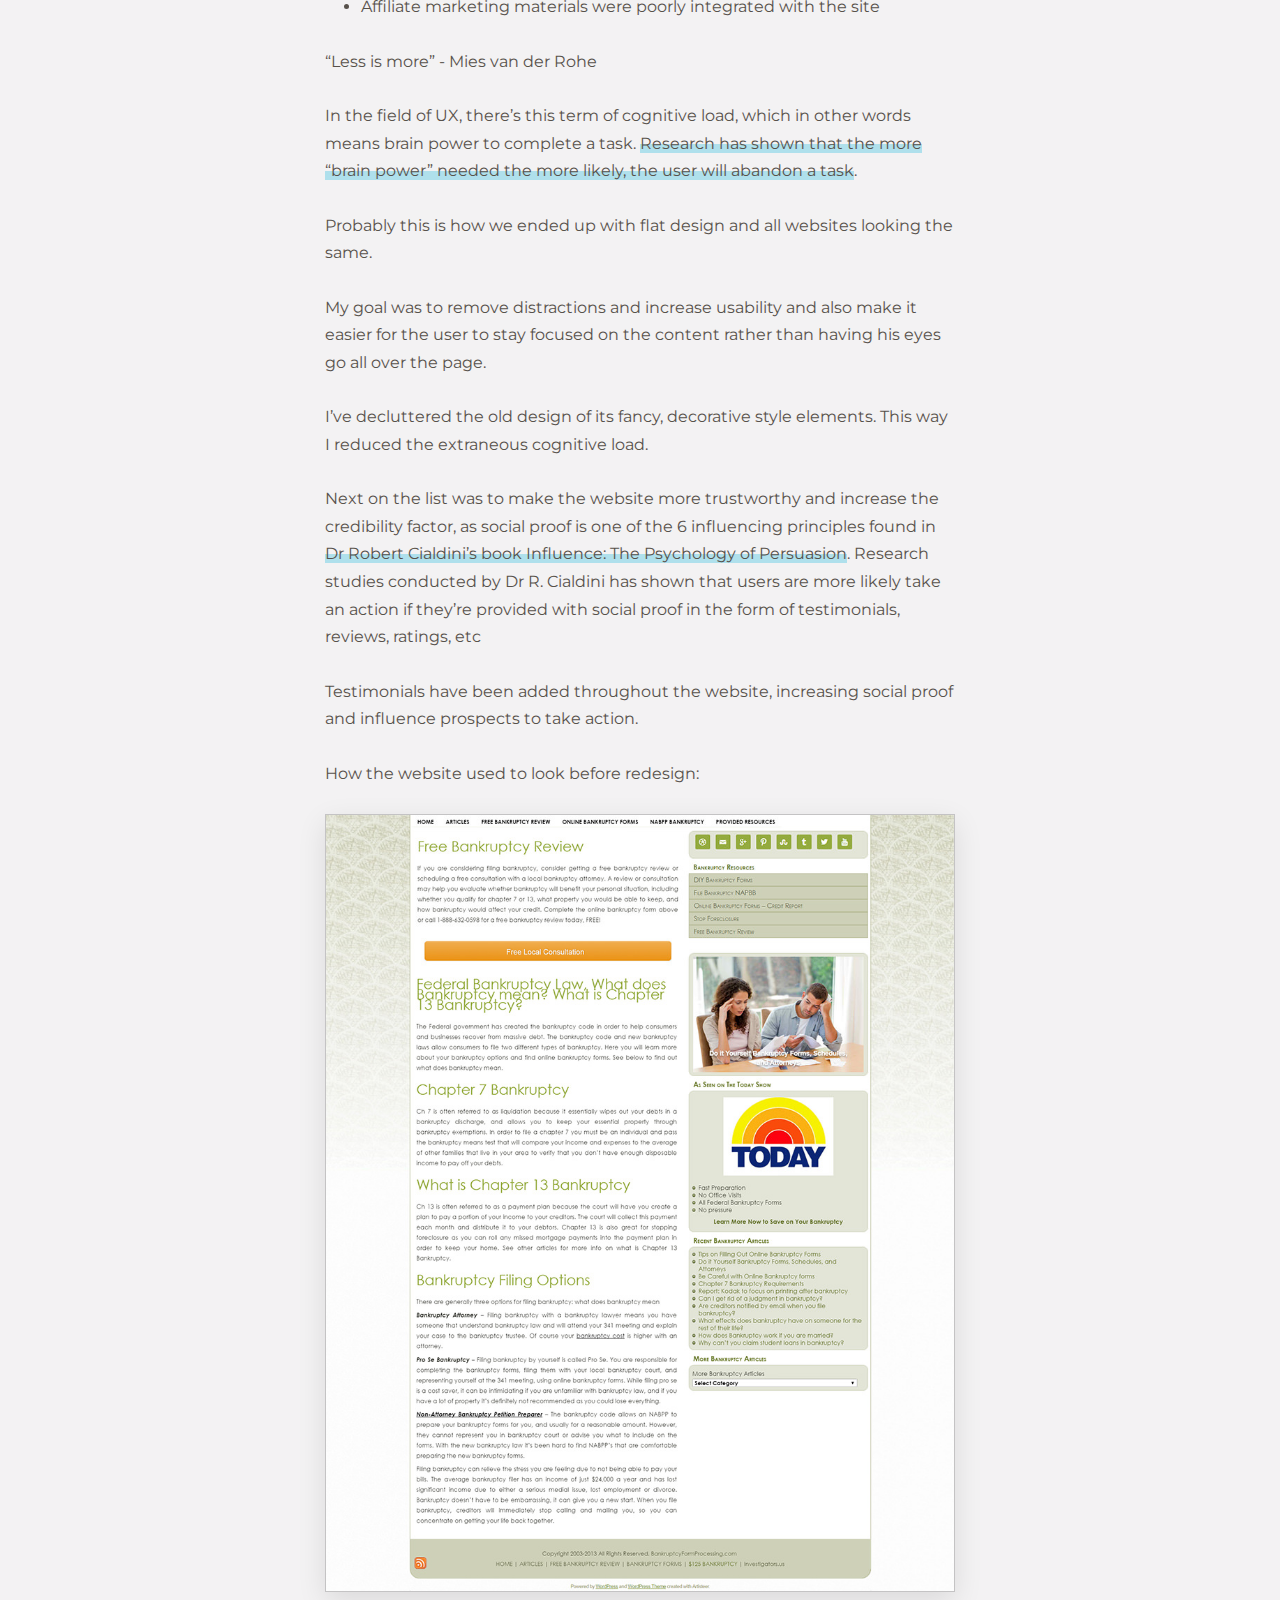
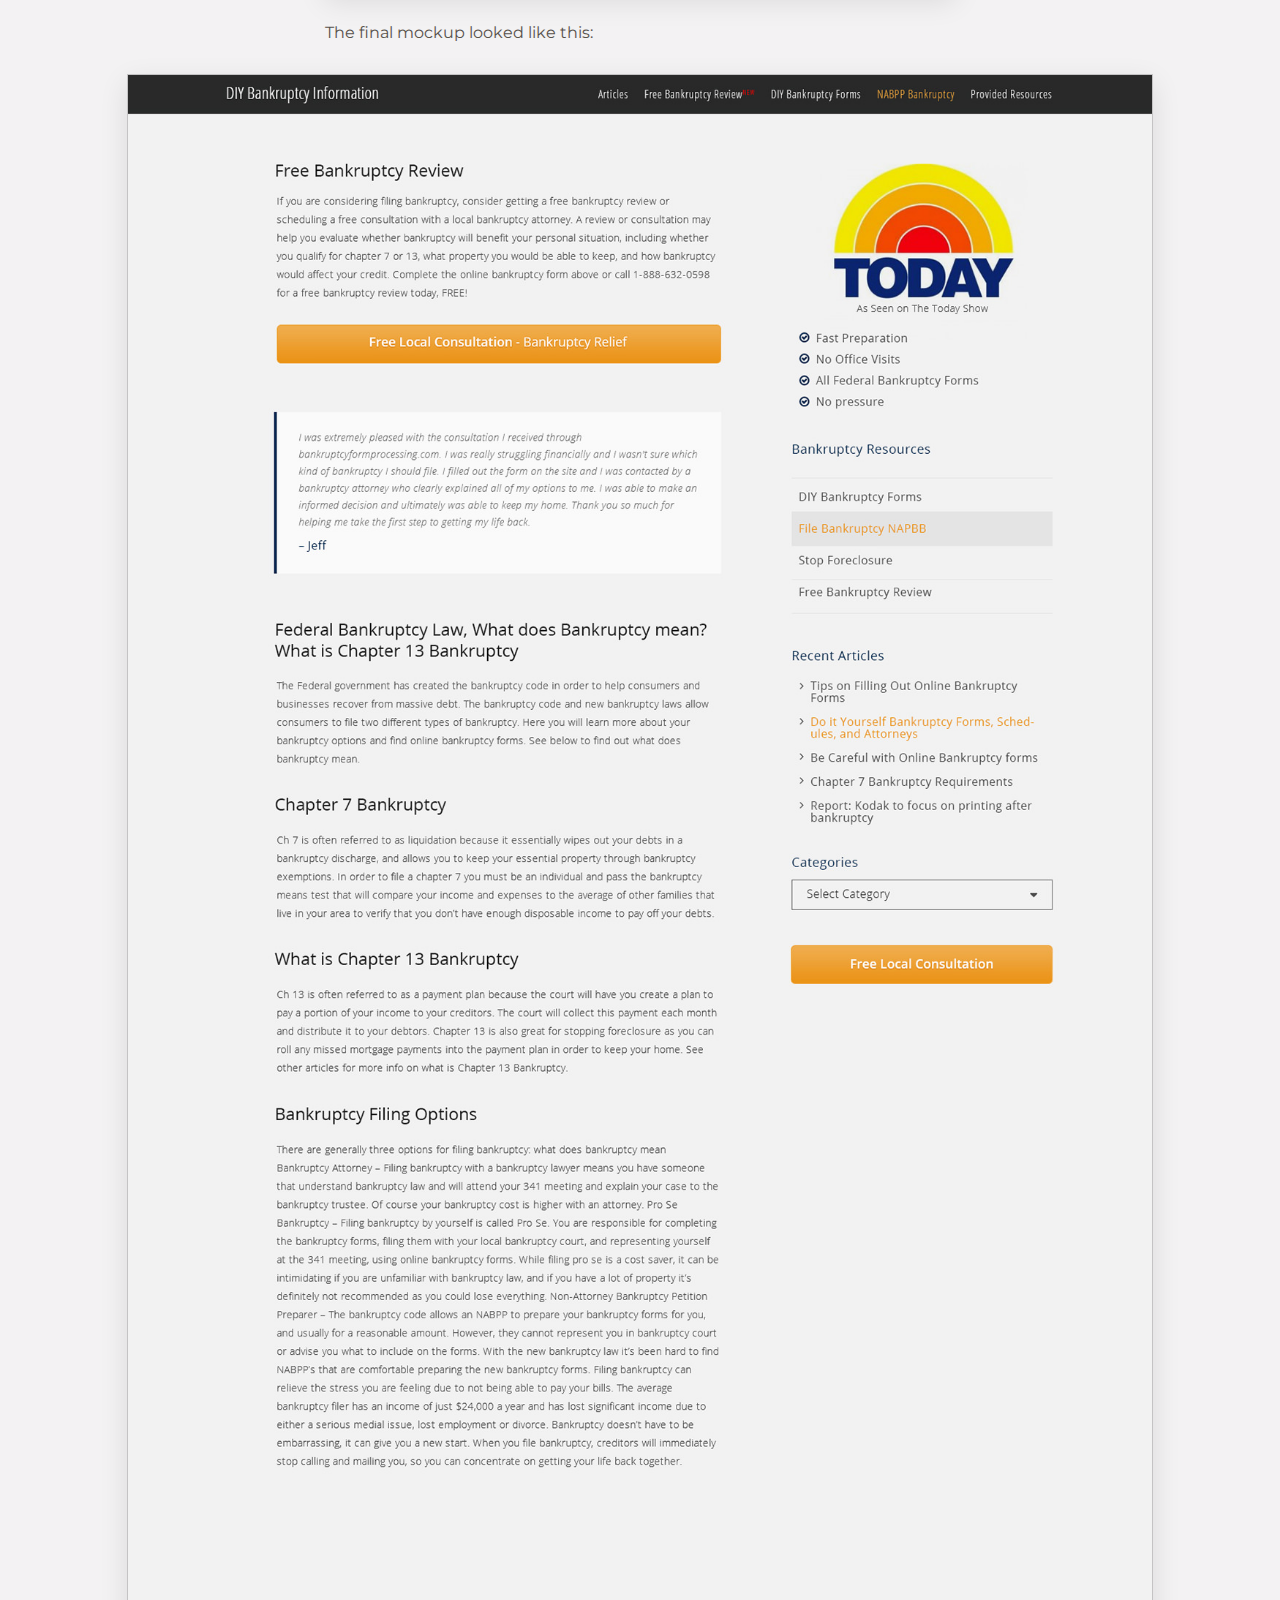
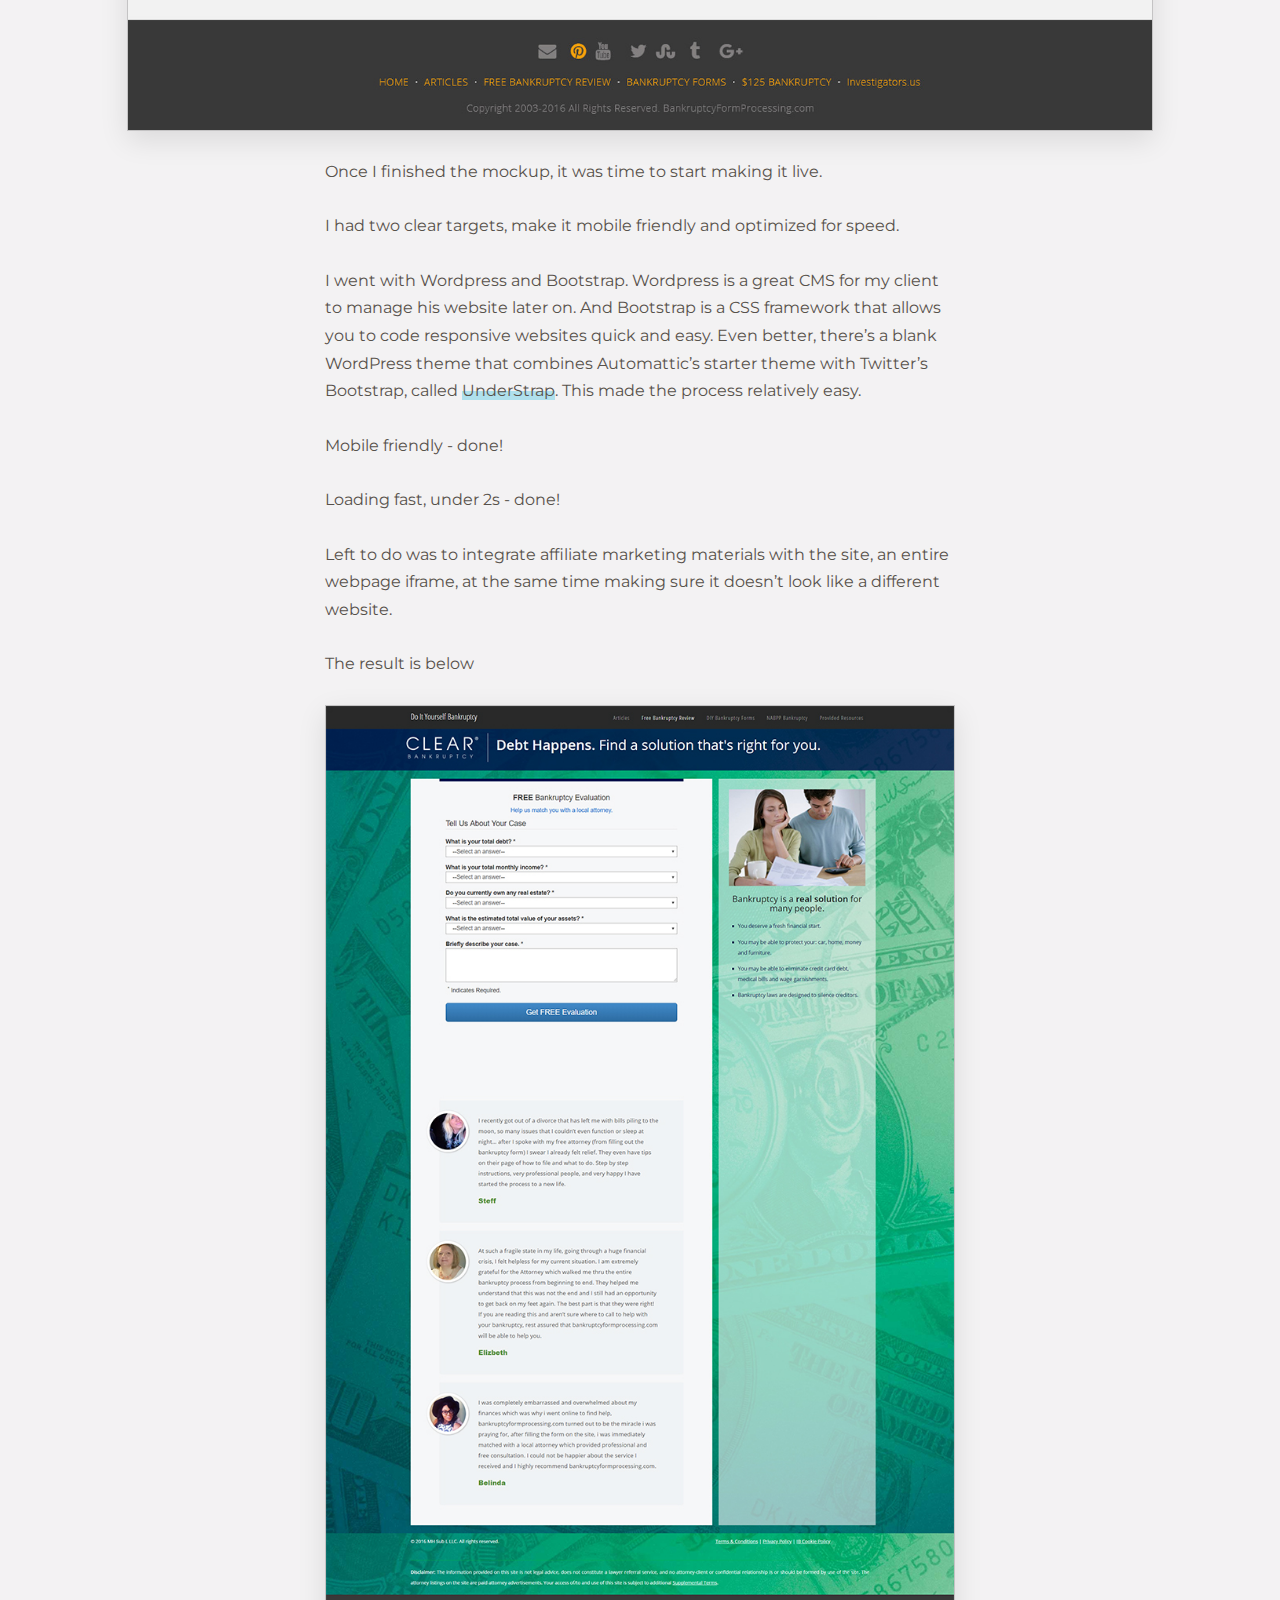
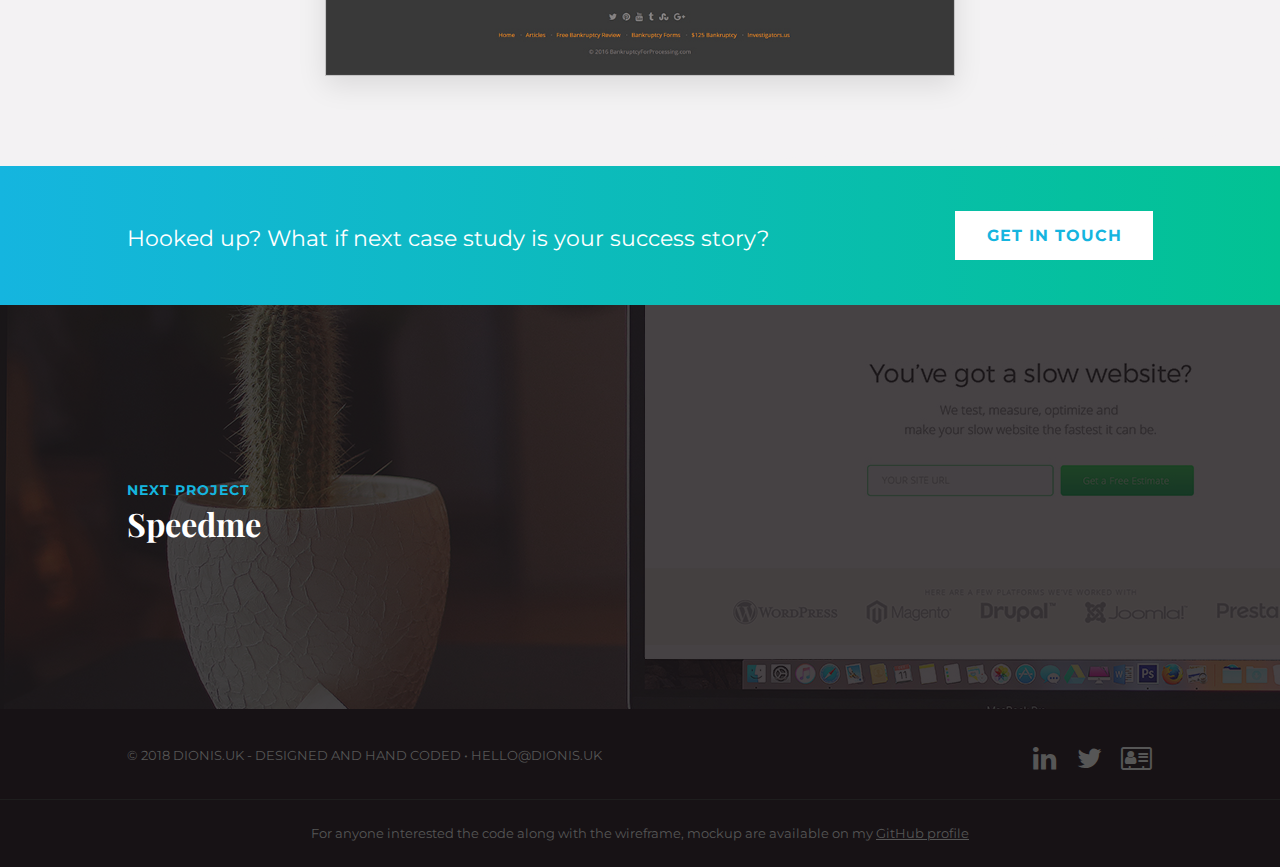
<file: portfolio/bankruptcyforms.html>
<!DOCTYPE html>
<html lang="en">

<head>
    <meta charset="UTF-8">
    <meta name="viewport" content="width=device-width, initial-scale=1.0">
    <meta http-equiv="X-UA-Compatible" content="ie=edge">
    <link href="https://fonts.googleapis.com/css?family=Montserrat:400,300i,500|Playfair+Display:400i,700" rel="stylesheet">
    <link rel="stylesheet" href="/css/style.css">
    <title>Web Design & Web Performance - Dionis's Portfolio</title>
    <script>
window['_fs_debug'] = false;
window['_fs_host'] = 'fullstory.com';
window['_fs_org'] = 'C6R71';
window['_fs_namespace'] = 'FS';
(function(m,n,e,t,l,o,g,y){
    if (e in m) {if(m.console && m.console.log) { m.console.log('FullStory namespace conflict. Please set window["_fs_namespace"].');} return;}
    g=m[e]=function(a,b){g.q?g.q.push([a,b]):g._api(a,b);};g.q=[];
    o=n.createElement(t);o.async=1;o.src='https://'+_fs_host+'/s/fs.js';
    y=n.getElementsByTagName(t)[0];y.parentNode.insertBefore(o,y);
    g.identify=function(i,v){g(l,{uid:i});if(v)g(l,v)};g.setUserVars=function(v){g(l,v)};
    g.shutdown=function(){g("rec",!1)};g.restart=function(){g("rec",!0)};
    g.consent=function(a){g("consent",!arguments.length||a)};
    g.identifyAccount=function(i,v){o='account';v=v||{};v.acctId=i;g(o,v)};
    g.clearUserCookie=function(){};
})(window,document,window['_fs_namespace'],'script','user');
</script>
</head>

<body class="case-study-page">
    <header class="header">
        <nav>
            <div class="row">
                <div class="logo-box">
                    <a href="/">
                        <img src="/img/logo.svg" alt="Logo" class="logo">
                    </a>

                </div>
                <div class="navigation">
                    <input type="checkbox" class="navigation__checkbox" id="navi-toggle">

                    <label for="navi-toggle" class="navigation__button">
                        <span class="navigation__icon">&nbsp;</span>
                    </label>


                    <div class="navigation__nav">
                        <div class="navigation__list">
                            <ul>
                                <li class="navigation__item">
                                    <a href="/about-me.html" class="navigation__link">About Me</a>
                                </li>
                                <li class="navigation__item">
                                    <a href="/#projects" class="navigation__link">My Work</a>
                                </li>
                                <li class="navigation__item">
                                    <a href="/contact.html" class="navigation__link">Contact Me</a>
                                </li>
                                <li class="navigation__item">
                                    <a href="/#testimonials" class="navigation__link">Testimonials</a>
                                </li>
                                <li class="navigation__item">
                                    <a href="/download/Denis_Ciocan_Resume.pdf" class="navigation__link" target="_blank">Download CV [.PDF]</a>
                                </li>
                            </ul>
                            <div class="social">
                                <a href="https://www.linkedin.com/in/denisciocan/" target="_blank">
                                    <i class="icon-linkedin"></i>
                                </a>
                                <a href="https://twitter.com/dionisci" target="_blank">
                                    <i class="icon-twitter"></i>
                                </a>

                                <a href="/download/Denis_Ciocan_Resume.pdf" target="_blank">
                                    <i class="icon-resume"></i>
                                </a>

                            </div>
                        </div>

                    </div>
                </div>
            </div>
        </nav>
    </header>

    <main>
        <section class="case-study-page__preview">
            <div class="row txt-center">
                <h5>Speedme</h5>
                <h1>Web Performance & Website Design</h1>
                <p class="case-study-page__preview--description x-center">Considering bankruptcy alone is a tough decision, a fast and modern website was the option to ease that experience.
                </p>
            </div>
            <div class="row pt15 mobile-flex-container">
                <div class="col-1-of-3 mt4 mobile-flex-part">
                    <div class="case-study-details">
                        <h5>What I Did</h5>
                        <ul>
                            <li class="case-study-details-text-row">UI Design</li>
                            <li class="case-study-details-text-row">FrontEnd Development</li>
                            <li class="case-study-details-text-row">Wordpress Development</li>
                        </ul>
                    </div>
                    <div class="case-study-details">
                        <h5>What Tools I've Used</h5>
                        <ul>
                            <li class="case-study-details-text-row label">HTML5</li>
                            <li class="case-study-details-text-row label">CSS3</li>
                            <li class="case-study-details-text-row label">Bootstrap</li>
                            <li class="case-study-details-text-row label">Wordpress</li>
                            <li class="case-study-details-text-row label">Pen & Paper</li>
                            <li class="case-study-details-text-row label">Photoshop</li>
                        </ul>
                    </div>
                    <div class="case-study-details">
                        <h5>When It Happened</h5>
                        <ul>
                            <li class="case-study-details-text-row">2017</li>
                        </ul>
                    </div>
                </div>
                <div class="col-2-of-3">
                    <img src="/img/project_bg_right.jpg" alt="Watercolor Project Background" class="project-bg bg-right">
                    <div class="case-study-thumbnail">
                        <img src="/img/bankruptcyb_preview.jpg" alt="Project Preview Thumbnail" class="thumbnail">
                    </div>
                </div>
            </div>
            </div>
        </section>
        <section class="case-study-block">
            <div class="case-study-content">
                <div class="row">
                    <p>
                        <div class="txt-center">
                            <h5>Behind the screens</h5>
                            <h2>How It Was Done</h2>
                        </div>
                        <h3>Issues with old design:</h3>

                        <ul>
                            <li>Existing design felt outdated.</li>
                            <li>The website was totally unresponsive and we had to make it mobile friendly as soon as possible.
                                Mobile friendliness became a ranking factor and this could not be anymore ignored.</li>
                            <li>Low web performance, it took a while to load due to poor software built theme.</li>
                            <li>Weak overall User Experience, low readability score.</li>
                            <li>Affiliate marketing materials were poorly integrated with the site</li>
                        </ul>



                        <p>“Less is more” - Mies van der Rohe</p>

                        <p>In the field of UX, there’s this term of cognitive load, which in other words means brain power to
                            complete a task.
                            <a href="https://www.nngroup.com/articles/social-proof-ux/">Research has shown that the more “brain power” needed the more likely, the user will abandon
                                a task</a>.</p>

                        <p>Probably this is how we ended up with flat design and all websites looking the same.</p>

                        <p>My goal was to remove distractions and increase usability and also make it easier for the user to
                            stay focused on the content rather than having his eyes go all over the page. </p>

                        <p>I’ve decluttered the old design of its fancy, decorative style elements. This way I reduced the extraneous
                            cognitive load.</p>

                        <p>Next on the list was to make the website more trustworthy and increase the credibility factor, as
                            social proof is one of the 6 influencing principles found in
                            <a href="http://amzn.eu/bimWUdY">Dr Robert Cialdini’s book Influence: The Psychology of Persuasion</a>. Research studies conducted
                            by Dr R. Cialdini has shown that users are more likely take an action if they’re provided with
                            social proof in the form of testimonials, reviews, ratings, etc
                        </p>

                        <p>Testimonials have been added throughout the website, increasing social proof and influence prospects
                            to take action.</p>

                        <p>How the website used to look before redesign:</p>
                        <p>
                            <img src="/img/bankruptcy_old_design.jpg" alt="Bankruptcy Old Design" class="image">
                        </p>



                        <p>The final mockup looked like this:</p>
                        <img src="/img/bankruptcy_new_design.jpg" alt="Bankruptcy new design" class="image img-fluid">



                        <p>Once I finished the mockup, it was time to start making it live.</p>

                        <p>I had two clear targets, make it mobile friendly and optimized for speed.</p>

                        <p>I went with Wordpress and Bootstrap. Wordpress is a great CMS for my client to manage his website
                            later on. And Bootstrap is a CSS framework that allows you to code responsive websites quick
                            and easy. Even better, there’s a blank WordPress theme that combines Automattic’s starter theme
                            with Twitter’s Bootstrap, called
                            <a href="https://understrap.com/">UnderStrap</a>. This made the process relatively easy.</p>

                        <p> Mobile friendly - done!</p>
                        <p>Loading fast, under 2s - done!</p>

                        <p>Left to do was to integrate affiliate marketing materials with the site, an entire webpage iframe,
                            at the same time making sure it doesn’t look like a different website.</p>

                        <p>The result is below</p>
                        <p>
                            <img src="/img/Review---Do-It-Yourself-Bankruptcy.jpg" alt="Affiliate marketing" class="image">
                        </p>



                        </article>
                </div>
            </div>

        </section>
        <div class="call-to-action">
            <div class="row">
                <p>Hooked up? What if next case study is your success story?</p>

                <a href="/contact.html" class="btn btn-light">Get In Touch</a>
            </div>
        </div>
        <div class="next-portfolio-item">
            <a href="/portfolio/speedme.html">
                <img src="/img/speedme_wide_thumbnail.jpg" alt="Speedme">

                <div class="row">
                    <div class="next-item-text-box">
                        <h5>Next Project</h5>
                        <h3>Speedme</h3>
                    </div>

                </div>
            </a>
        </div>
    </main>
    <footer class="footer">
        <div class="row">

            <div class="copyright">&copy; 2018 dionis.uk - Designed and Hand Coded &bull; hello@dionis.uk </div>
            <div class="footer-social">
                <a href="https://www.linkedin.com/in/denisciocan/" target="_blank">
                    <i class="icon-linkedin"></i>
                </a>
                <a href="https://twitter.com/dionisci" target="_blank">
                    <i class="icon-twitter"></i>
                </a>
                <a href="/download/Denis_Ciocan_Resume.pdf" target="_blank">
                    <i class="icon-resume"></i>
                </a>
            </div>


        </div>
        <div class="sub-footer txt-center">
            For anyone interested the code along with the wireframe, mockup are available on my <a href="https://github.com/MrDiCi/portfolio" target="_blank">GitHub profile</a>
        </div>
    </footer>

</body>

</html>
</file>
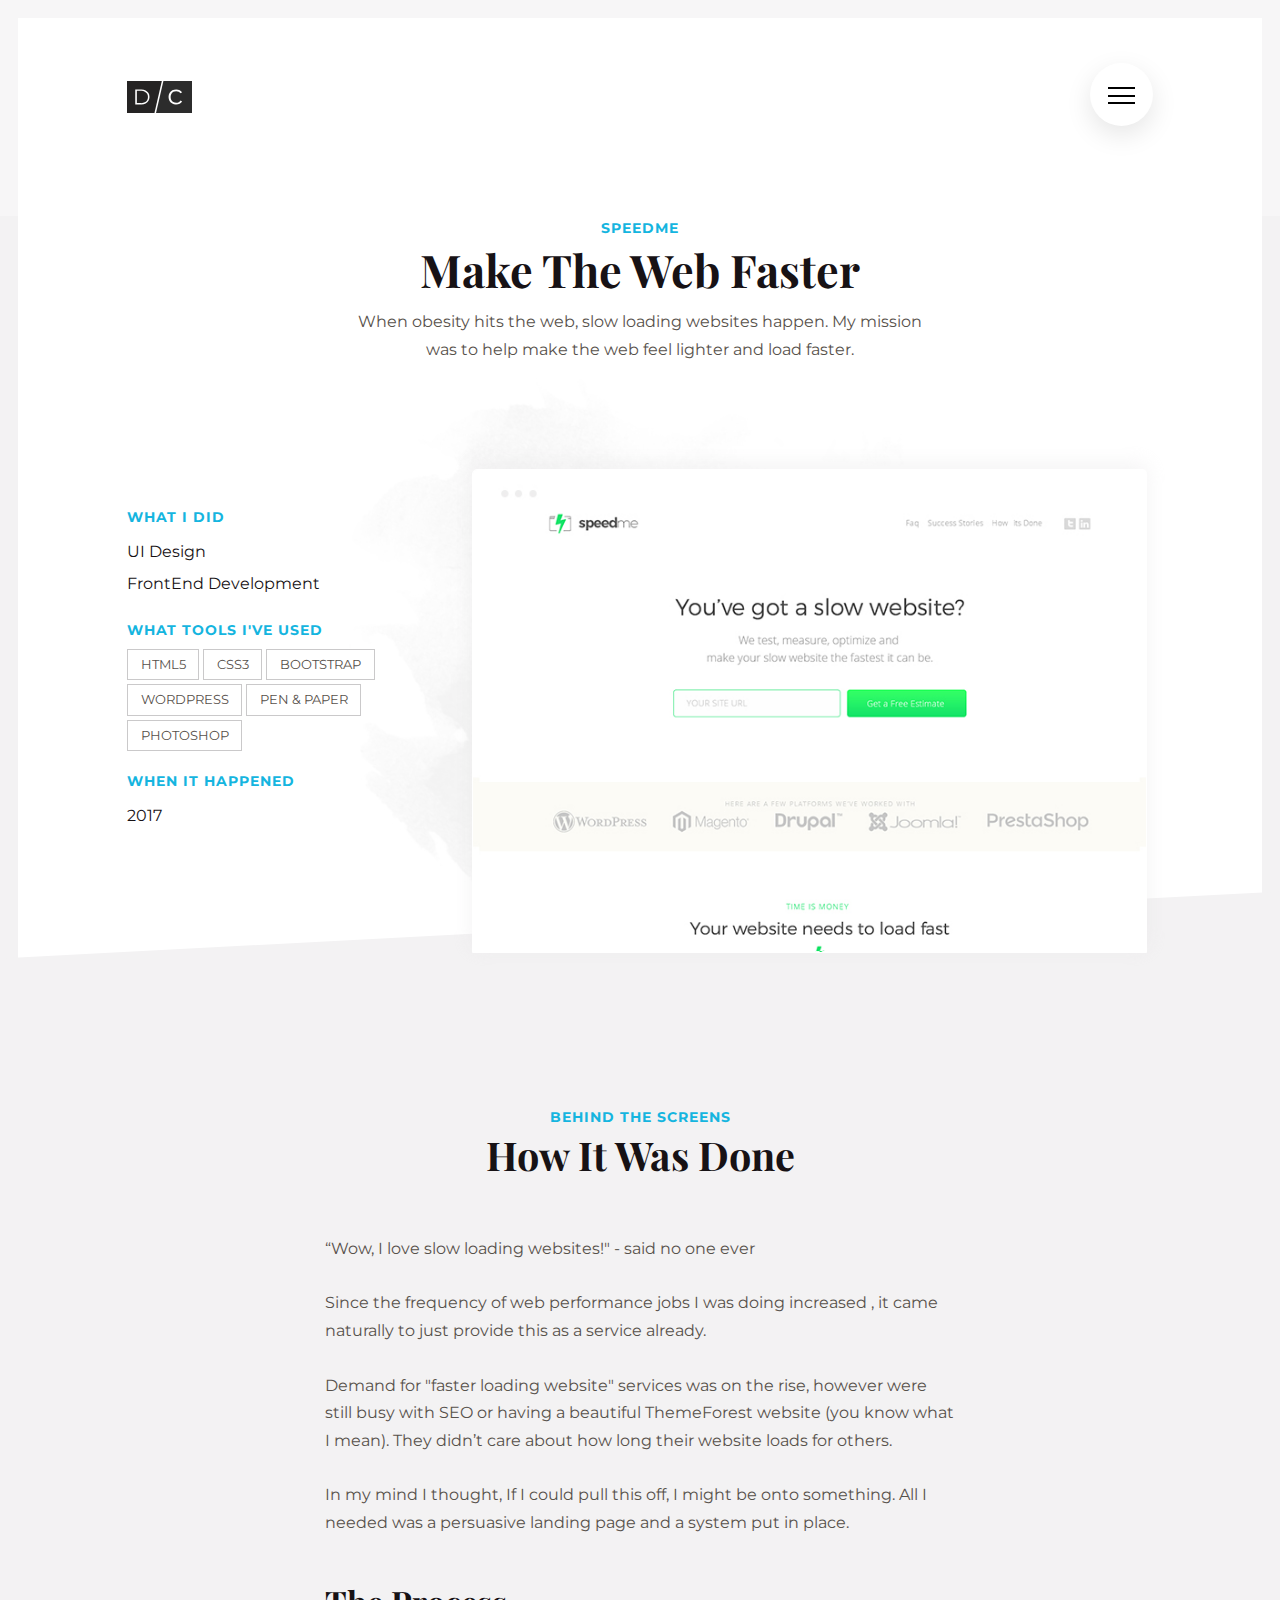
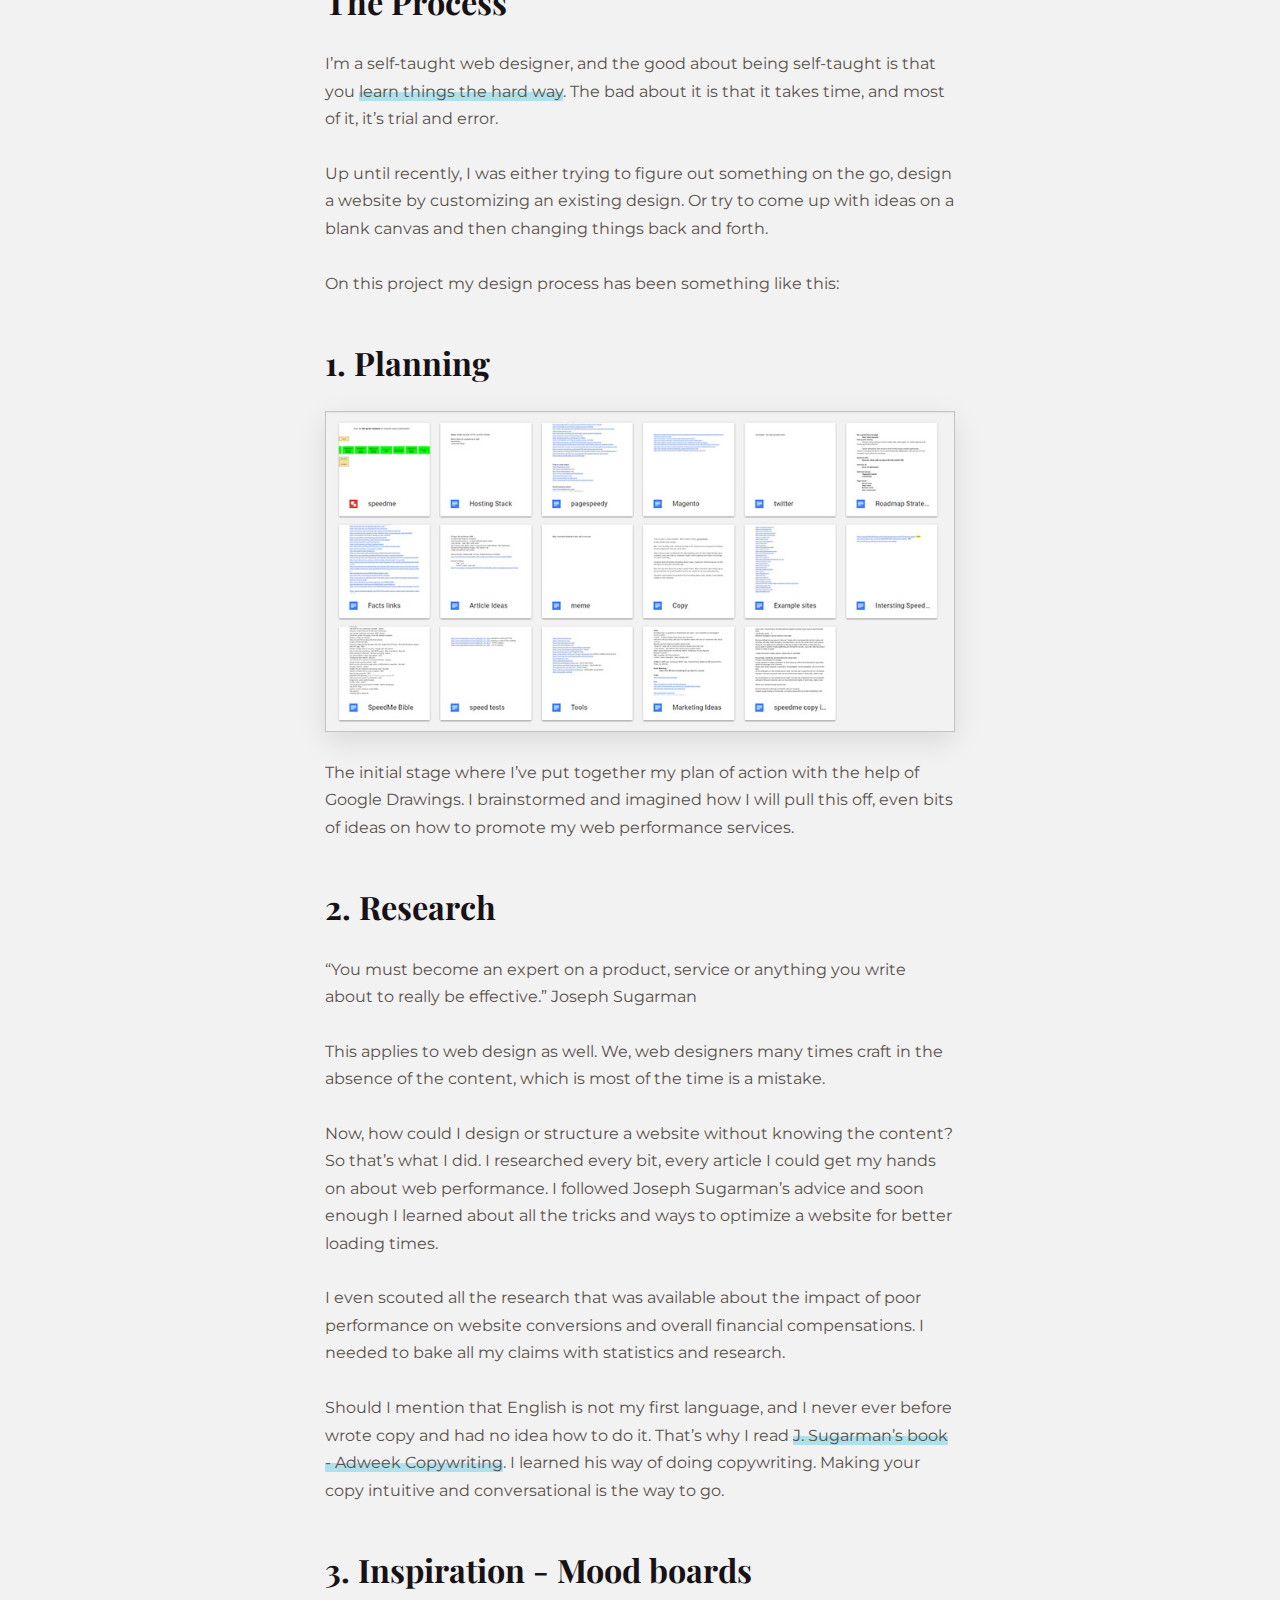
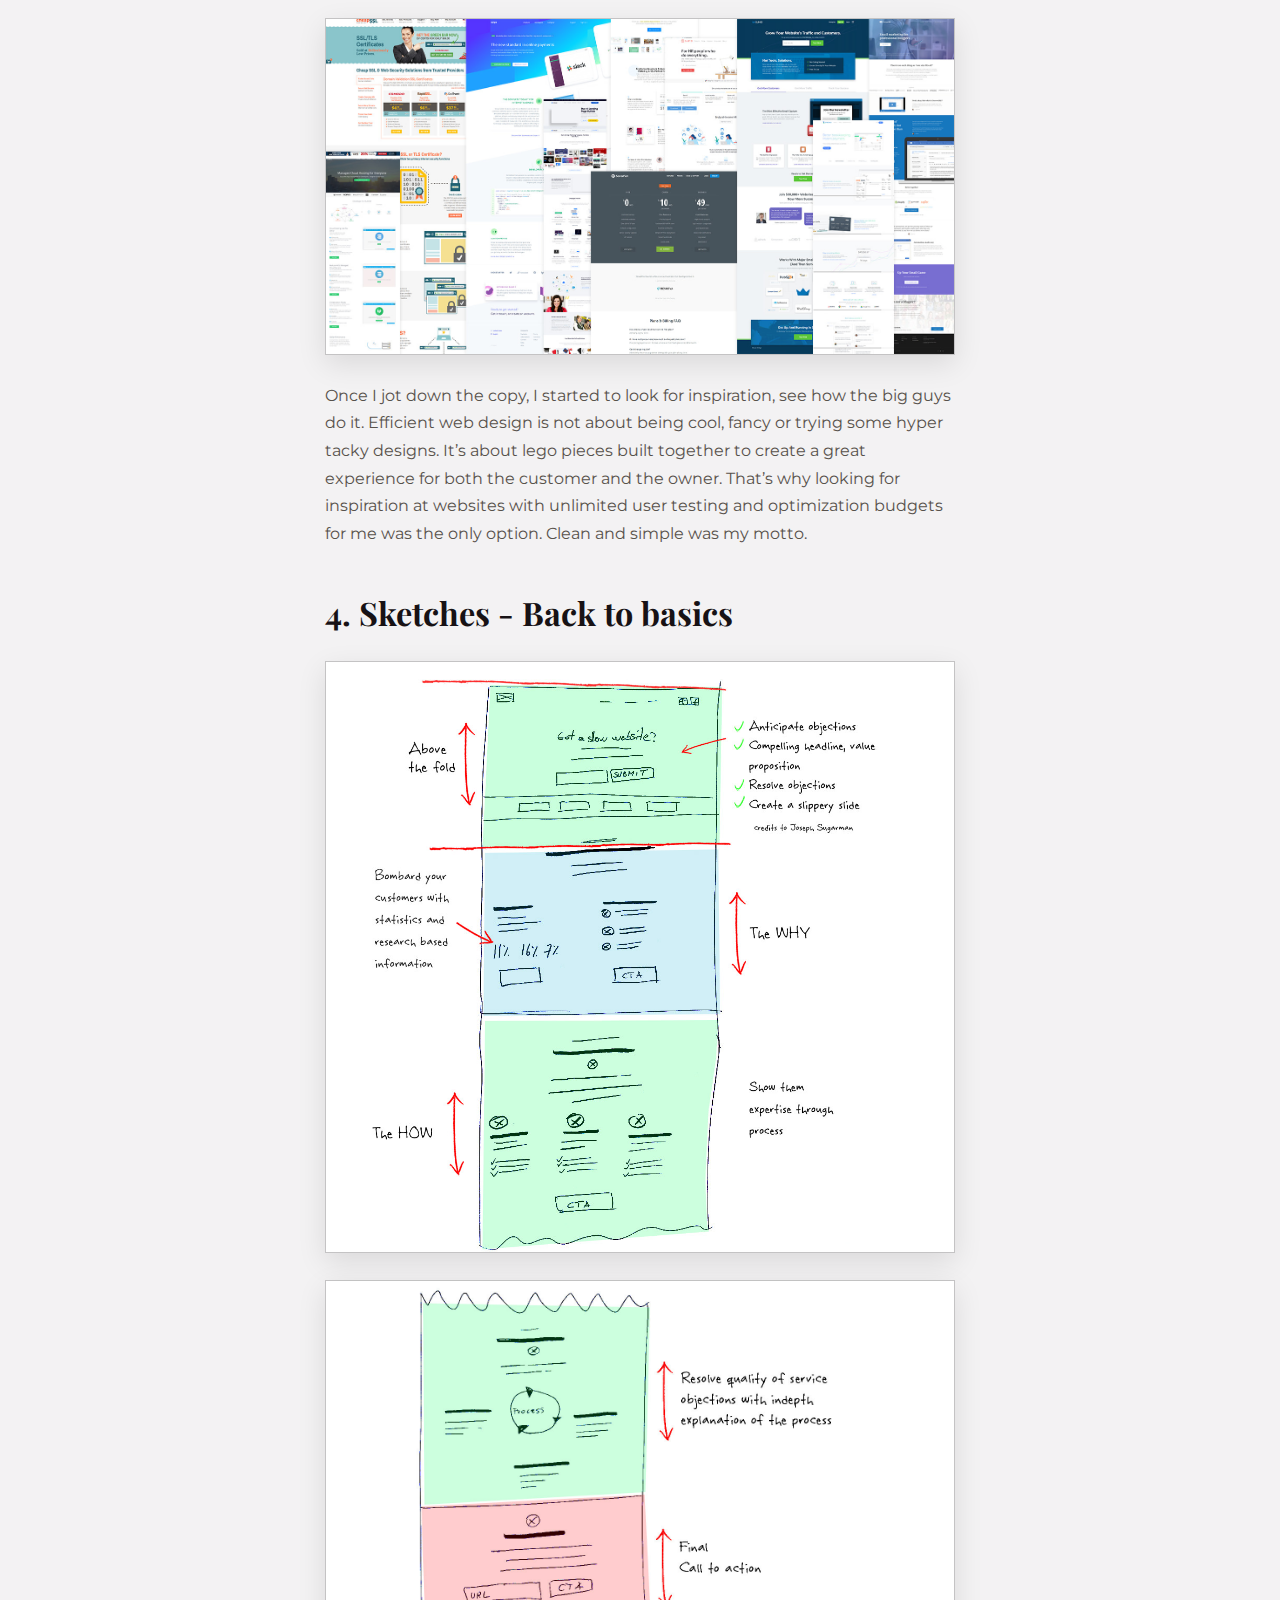
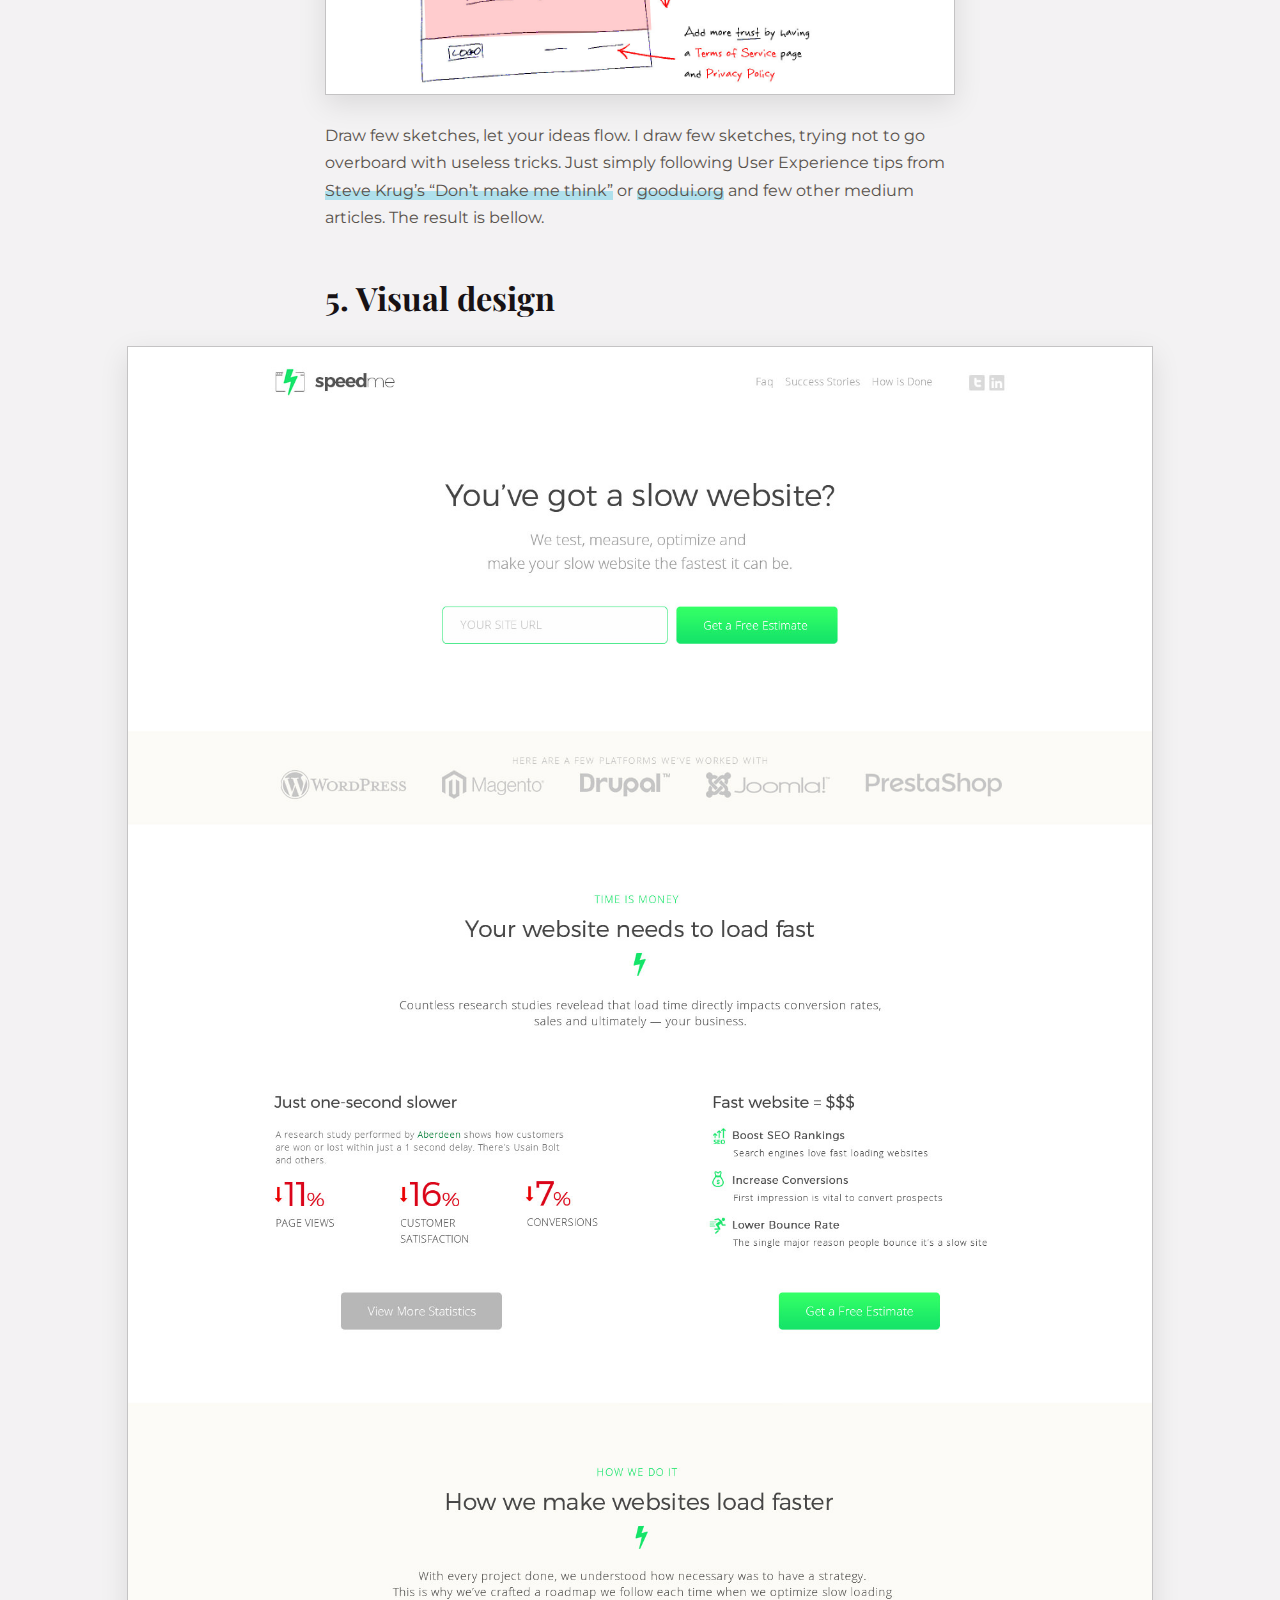
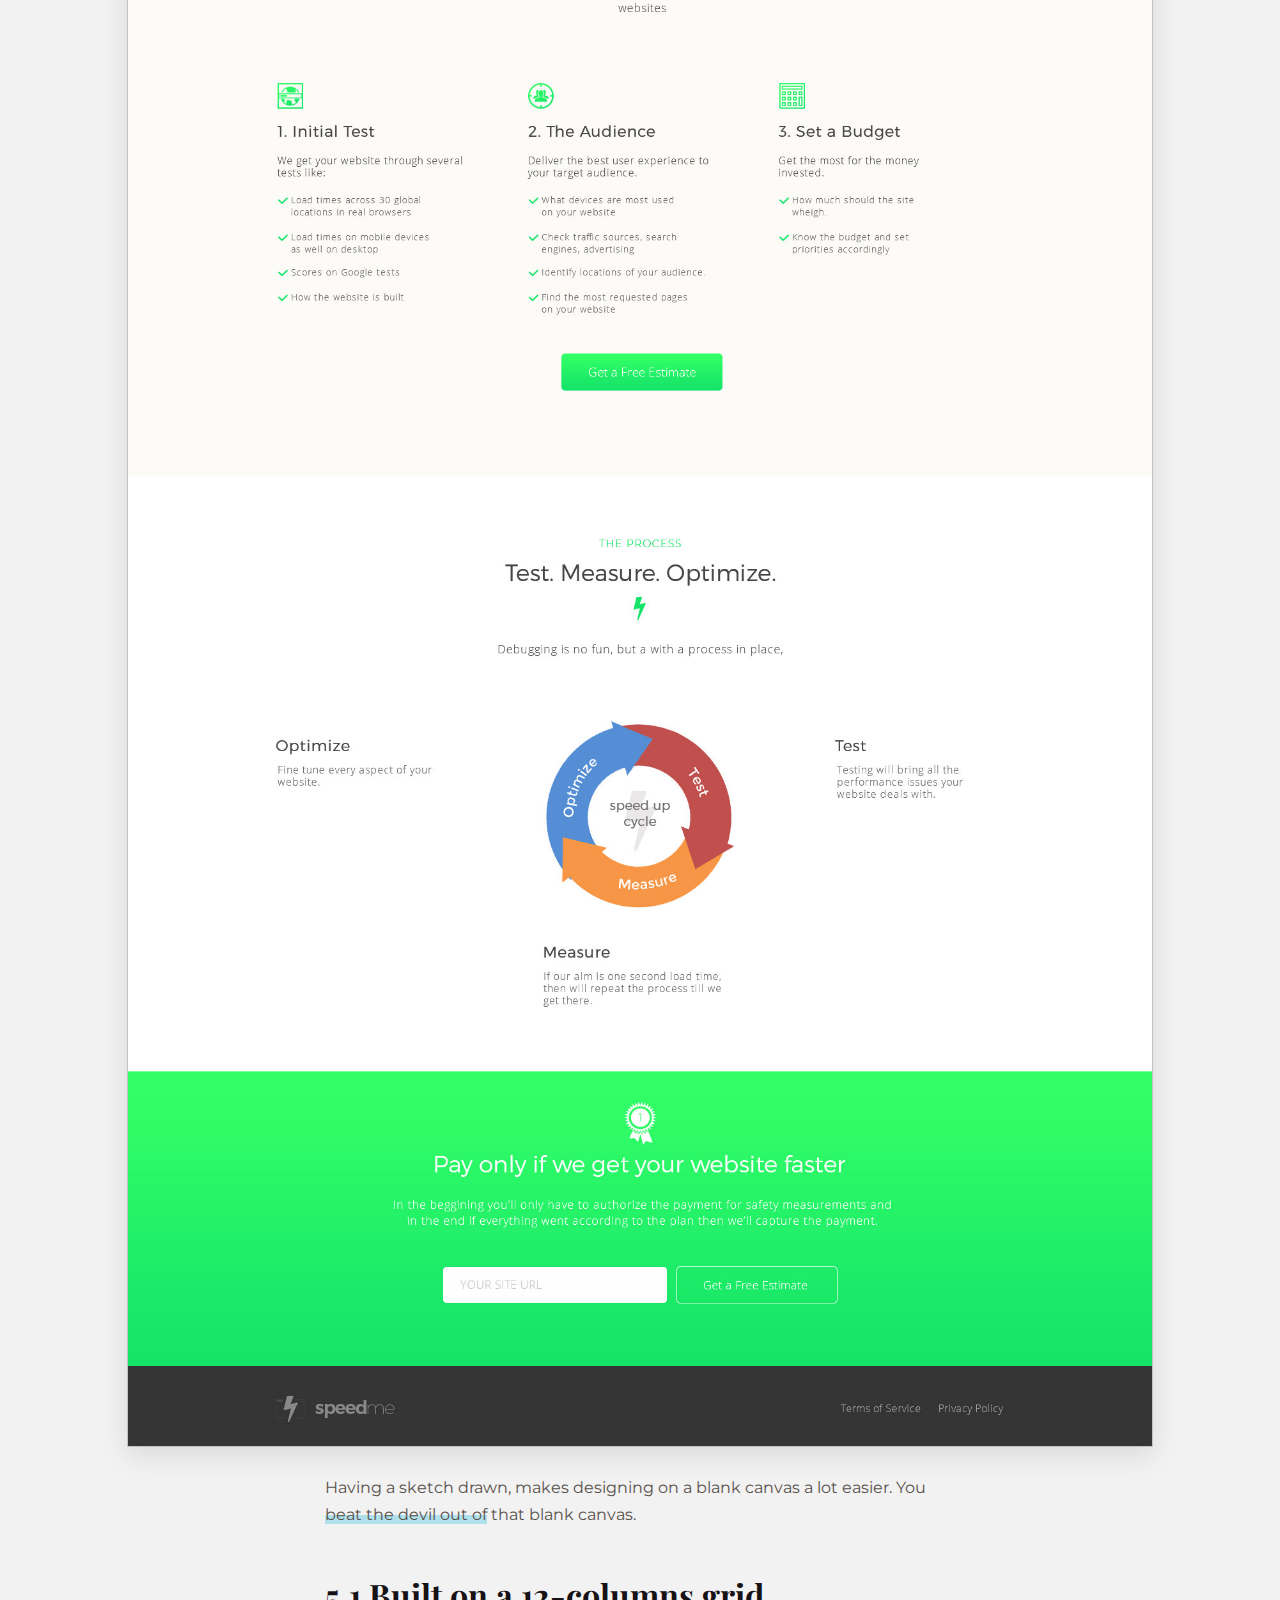
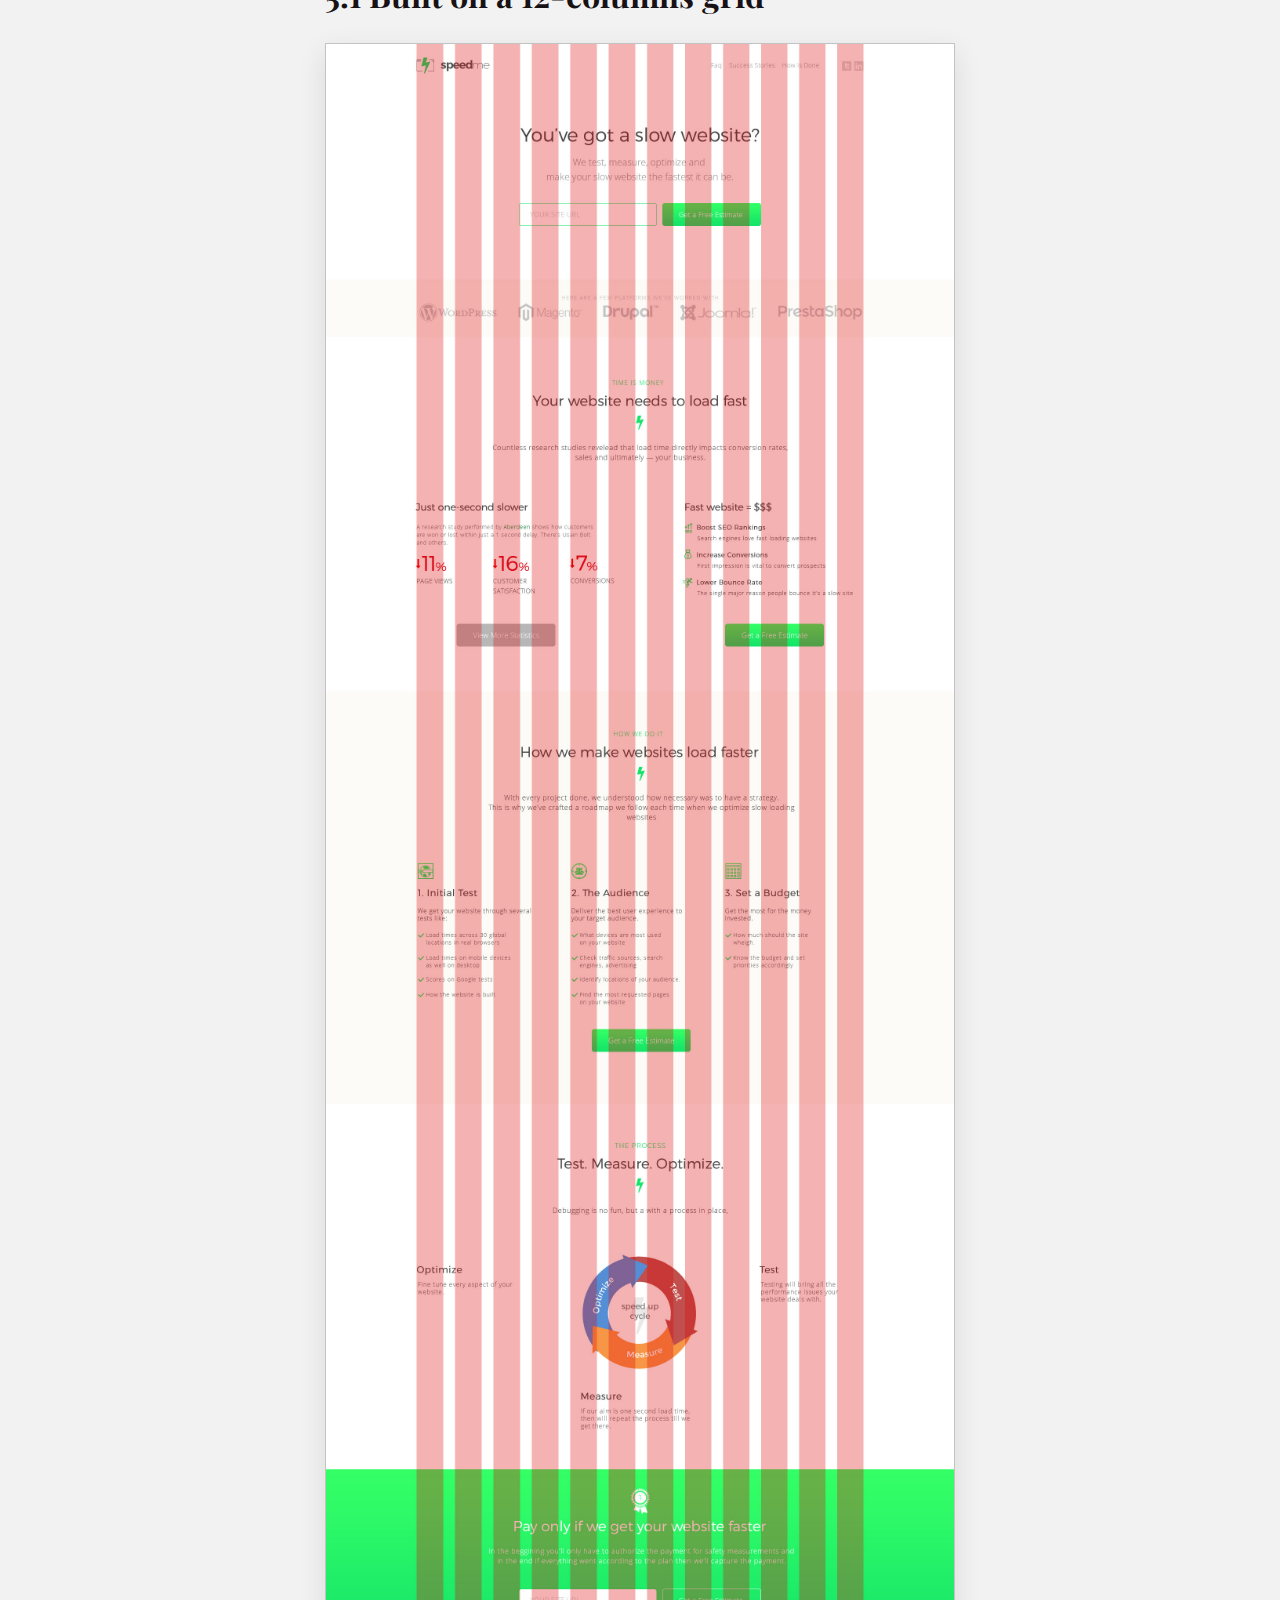
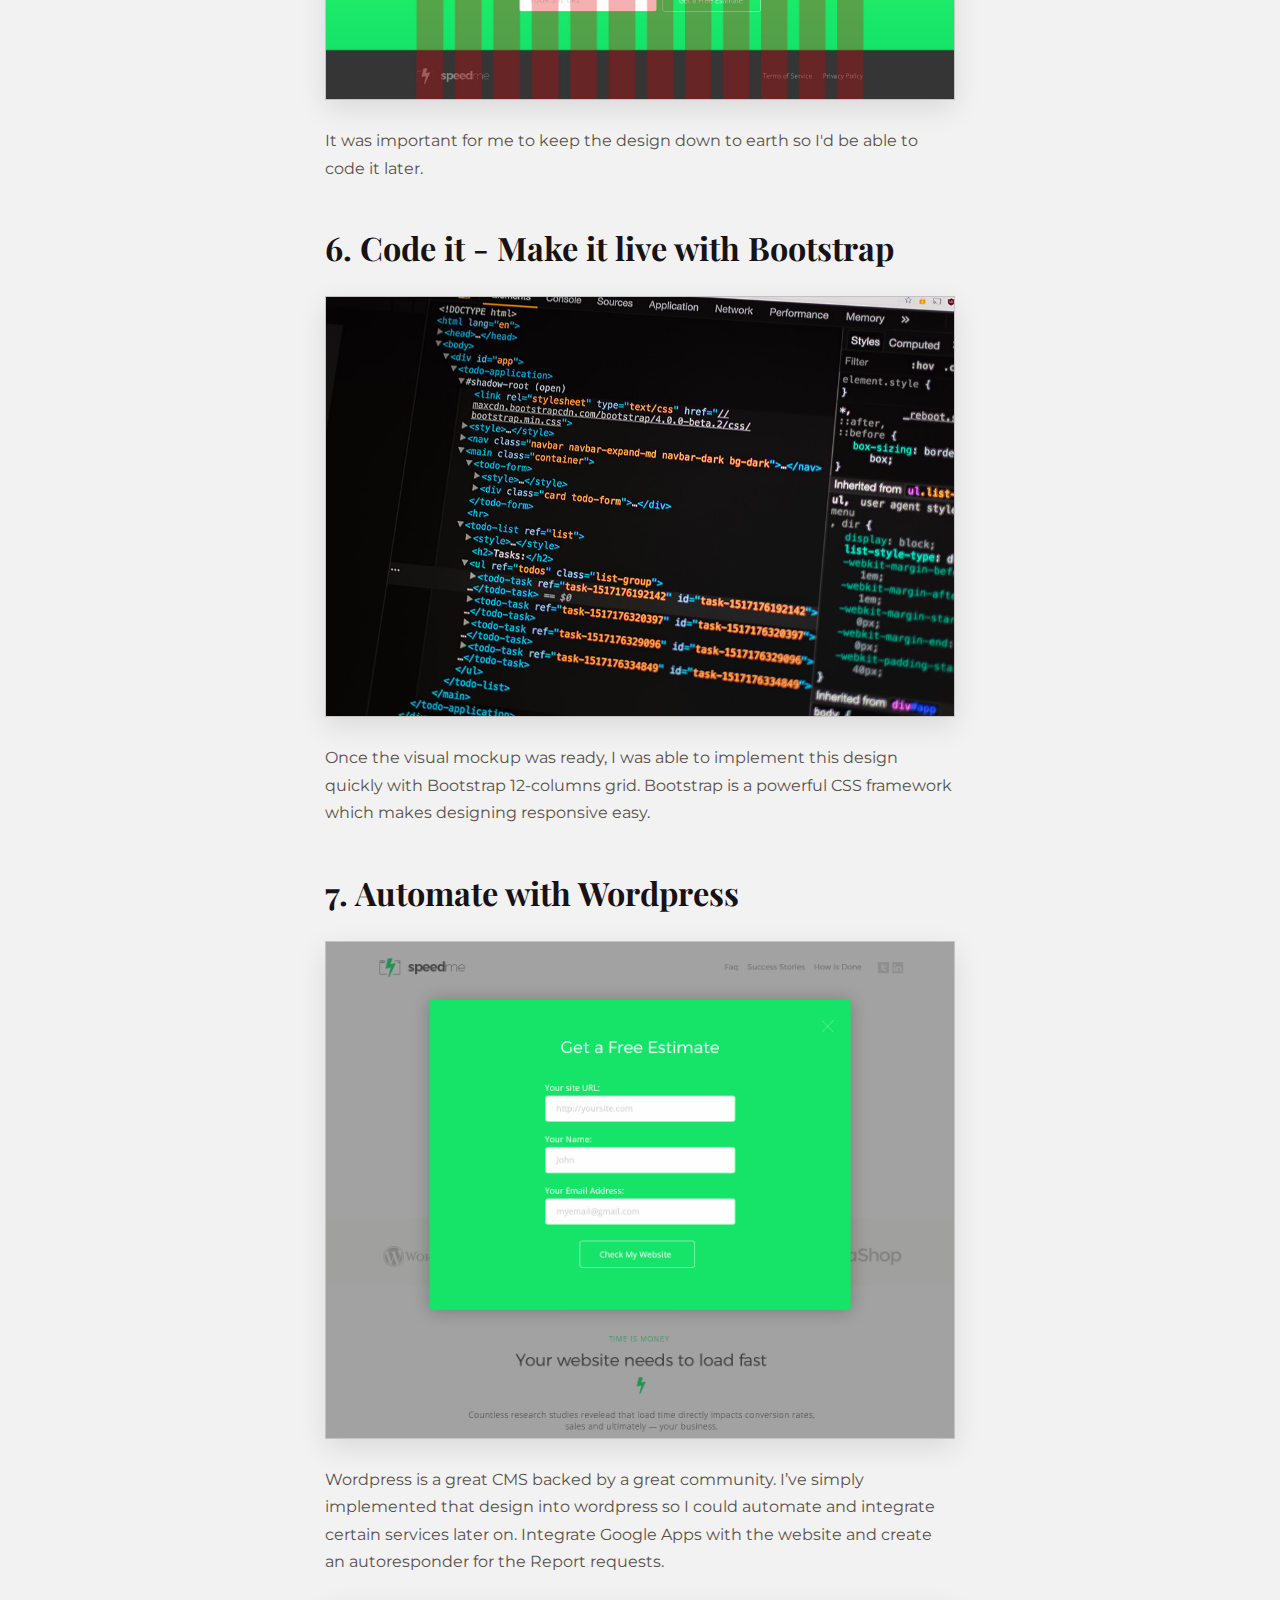
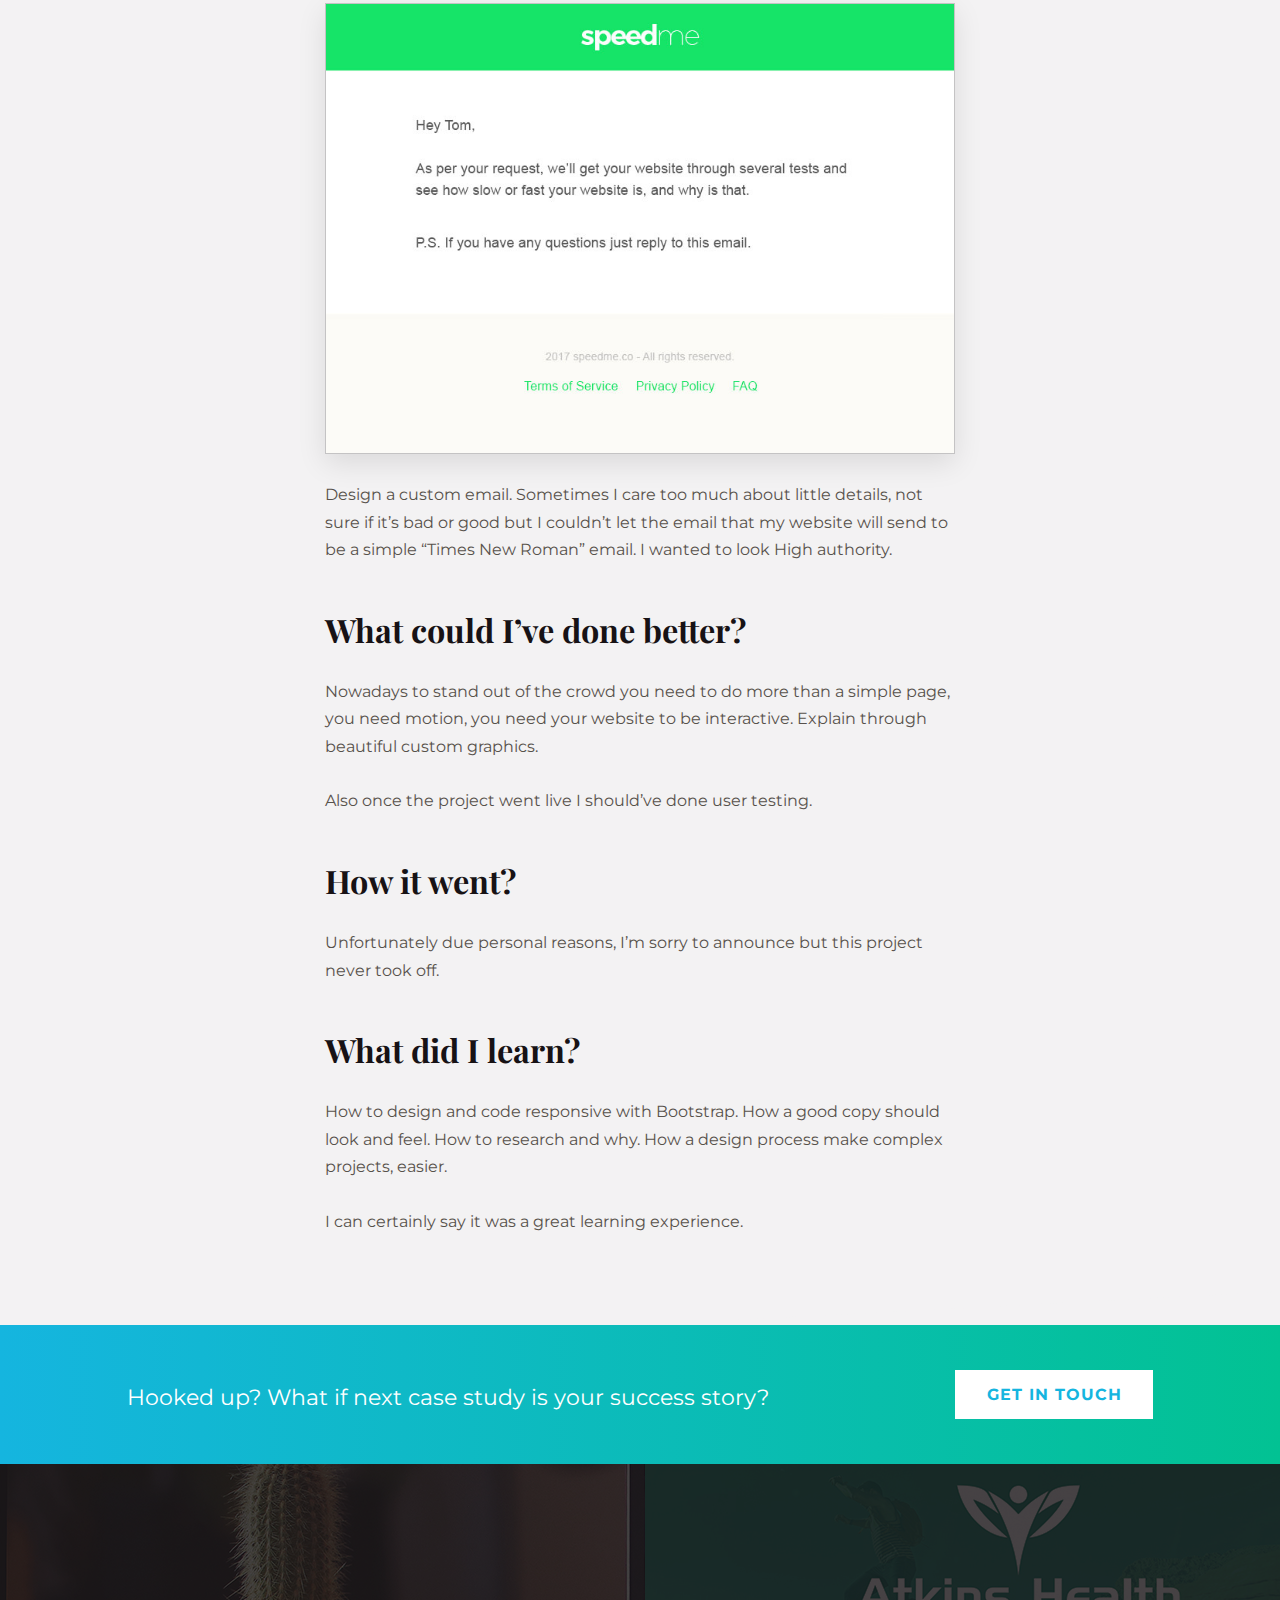
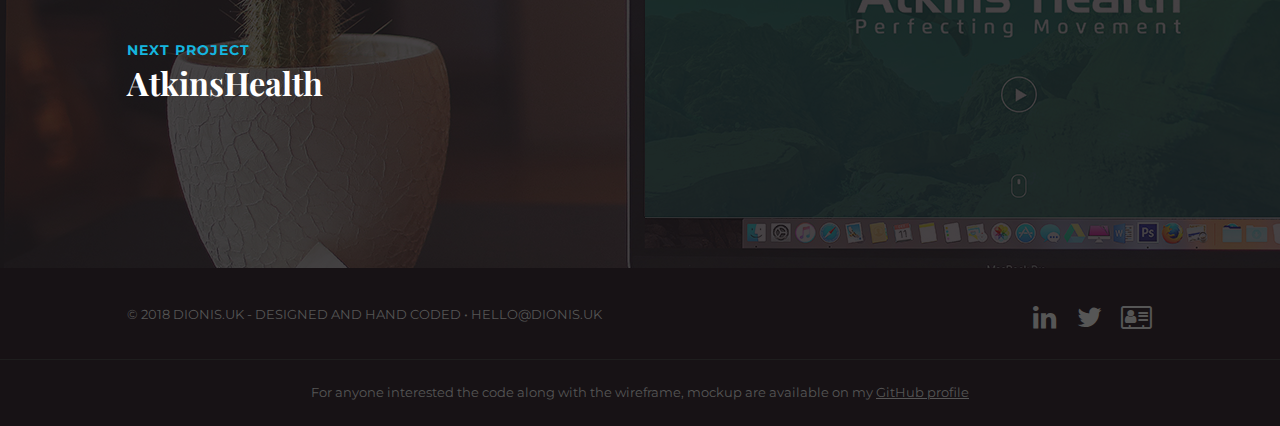
<file: portfolio/speedme.html>
<!DOCTYPE html>
<html lang="en">

<head>
    <meta charset="UTF-8">
    <meta name="viewport" content="width=device-width, initial-scale=1.0">
    <meta http-equiv="X-UA-Compatible" content="ie=edge">
    <link href="https://fonts.googleapis.com/css?family=Montserrat:400,300i,500|Playfair+Display:400i,700" rel="stylesheet">
    <link rel="stylesheet" href="/css/style.css">
    <title>Web Design & Web Performance - Dionis's Portfolio</title>
    <script>
window['_fs_debug'] = false;
window['_fs_host'] = 'fullstory.com';
window['_fs_org'] = 'C6R71';
window['_fs_namespace'] = 'FS';
(function(m,n,e,t,l,o,g,y){
    if (e in m) {if(m.console && m.console.log) { m.console.log('FullStory namespace conflict. Please set window["_fs_namespace"].');} return;}
    g=m[e]=function(a,b){g.q?g.q.push([a,b]):g._api(a,b);};g.q=[];
    o=n.createElement(t);o.async=1;o.src='https://'+_fs_host+'/s/fs.js';
    y=n.getElementsByTagName(t)[0];y.parentNode.insertBefore(o,y);
    g.identify=function(i,v){g(l,{uid:i});if(v)g(l,v)};g.setUserVars=function(v){g(l,v)};
    g.shutdown=function(){g("rec",!1)};g.restart=function(){g("rec",!0)};
    g.consent=function(a){g("consent",!arguments.length||a)};
    g.identifyAccount=function(i,v){o='account';v=v||{};v.acctId=i;g(o,v)};
    g.clearUserCookie=function(){};
})(window,document,window['_fs_namespace'],'script','user');
</script>
</head>

<body class="case-study-page">
    <header class="header">
        <nav>
            <div class="row">
                <div class="logo-box">
                    <a href="/">
                        <img src="/img/logo.svg" alt="Logo" class="logo">
                    </a>

                </div>
                <div class="navigation">
                    <input type="checkbox" class="navigation__checkbox" id="navi-toggle">

                    <label for="navi-toggle" class="navigation__button">
                        <span class="navigation__icon">&nbsp;</span>
                    </label>


                    <div class="navigation__nav">
                        <div class="navigation__list">
                            <ul>
                                <li class="navigation__item">
                                    <a href="/about-me.html" class="navigation__link">About Me</a>
                                </li>
                                <li class="navigation__item">
                                    <a href="/#projects" class="navigation__link">My Work</a>
                                </li>
                                <li class="navigation__item">
                                    <a href="/contact.html" class="navigation__link">Contact Me</a>
                                </li>
                                <li class="navigation__item">
                                    <a href="/#testimonials" class="navigation__link">Testimonials</a>
                                </li>
                                <li class="navigation__item">
                                    <a href="/download/Denis_Ciocan_Resume.pdf" class="navigation__link" target="_blank">Download CV [.PDF]</a>
                                </li>
                            </ul>
                            <div class="social">
                                <a href="https://www.linkedin.com/in/denisciocan/" target="_blank">
                                    <i class="icon-linkedin"></i>
                                </a>
                                <a href="https://twitter.com/dionisci" target="_blank">
                                    <i class="icon-twitter"></i>
                                </a>

                                <a href="/download/Denis_Ciocan_Resume.pdf" target="_blank">
                                    <i class="icon-resume"></i>
                                </a>

                            </div>
                        </div>

                    </div>
                </div>
            </div>
        </nav>
    </header>

    <main>
        <section class="case-study-page__preview">
            <div class="row txt-center">
                <h5>Speedme</h5>
                <h1>Make The Web Faster</h1>
                <p class="case-study-page__preview--description x-center">When obesity hits the web, slow loading websites happen. My mission was to help make the web feel lighter
                    and load faster.
                </p>
            </div>
            <div class="row pt5 mobile-flex-container">
                <div class="col-1-of-3 mt4 mobile-flex-part">
                    <div class="case-study-details">
                        <h5>What I Did</h5>
                        <ul>
                            <li class="case-study-details-text-row">UI Design</li>
                            <li class="case-study-details-text-row">FrontEnd Development</li>
                        </ul>
                    </div>
                    <div class="case-study-details">
                        <h5>What Tools I've Used</h5>
                        <ul>
                            <li class="case-study-details-text-row label">HTML5</li>
                            <li class="case-study-details-text-row label">CSS3</li>
                            <li class="case-study-details-text-row label">Bootstrap</li>
                            <li class="case-study-details-text-row label">Wordpress</li>
                            <li class="case-study-details-text-row label">Pen & Paper</li>
                            <li class="case-study-details-text-row label">Photoshop</li>
                        </ul>
                    </div>
                    <div class="case-study-details">
                        <h5>When It Happened</h5>
                        <ul>
                            <li class="case-study-details-text-row">2017</li>
                        </ul>
                    </div>
                </div>
                <div class="col-2-of-3">
                    <img src="/img/project_bg_right.jpg" alt="Watercolor Project Background" class="project-bg bg-right">
                    <div class="case-study-thumbnail">
                        <img src="/img/speedme_preview.jpg" alt="Project Preview Thumbnail" class="thumbnail">
                    </div>
                </div>
            </div>
            </div>
        </section>
        <section class="case-study-block">
            <div class="case-study-content">
                <div class="row">
                    <article>
                        <div class="txt-center">
                            <h5>Behind the screens</h5>
                            <h2>How It Was Done</h2>
                        </div>

                        <p></p>

                        <p>“Wow, I love slow loading websites!" - said no one ever</p>

                        <p>Since the frequency of web performance jobs I was doing increased , it came naturally to just provide
                            this as a service already.</p>

                        <p>Demand for "faster loading website" services was on the rise, however were still busy with SEO or
                            having a beautiful ThemeForest website (you know what I mean). They didn’t care about how long
                            their website loads for others.</p>

                        <p>In my mind I thought, If I could pull this off, I might be onto something. All I needed was a persuasive
                            landing page and a system put in place.</p>

                        <h3>The Process</h3>
                        <p>I’m a self-taught web designer, and the good about being self-taught is that you
                            <a href="https://en.wikipedia.org/wiki/Learning_the_hard_way" target="_blank">learn things the hard way</a>. The bad about it is that it takes time, and most of it, it’s trial
                            and error.</p>

                        <p>Up until recently, I was either trying to figure out something on the go, design a website by customizing
                            an existing design. Or try to come up with ideas on a blank canvas and then changing things back
                            and forth.</p>

                        <p>On this project my design process has been something like this:</p>






                        <h3>1. Planning</h3>


                        <p>
                            <img src="/img/gdrive-med.jpg" class="image x-center" alt="Google Drive">
                        </p>


                        <p>The initial stage where I’ve put together my plan of action with the help of Google Drawings. I brainstormed
                            and imagined how I will pull this off, even bits of ideas on how to promote my web performance
                            services.
                        </p>

                        <h3>2. Research</h3>
                        <p>“You must become an expert on a product, service or anything you write about to really be effective.”
                            Joseph Sugarman</p>
                        <p>This applies to web design as well. We, web designers many times craft in the absence of the content,
                            which is most of the time is a mistake.</p>
                        <p>Now, how could I design or structure a website without knowing the content? So that’s what I did.
                            I researched every bit, every article I could get my hands on about web performance. I followed
                            Joseph Sugarman’s advice and soon enough I learned about all the tricks and ways to optimize
                            a website for better loading times.</p>
                        <p>I even scouted all the research that was available about the impact of poor performance on website
                            conversions and overall financial compensations. I needed to bake all my claims with statistics
                            and research. </p>

                        <p>Should I mention that English is not my first language, and I never ever before wrote copy and had
                            no idea how to do it. That’s why I read
                            <a href="http://amzn.eu/crF46kn" target="_blank">J. Sugarman’s book - Adweek Copywriting</a>. I learned his way of doing copywriting. Making your
                            copy intuitive and conversational is the way to go.</p>

                        <h3>3. Inspiration - Mood boards</h3>
                        <p>
                            <img src="/img/moodboard.jpg" class="image x-center" alt="Google Drive">
                        </p>
                        <p>Once I jot down the copy, I started to look for inspiration, see how the big guys do it. Efficient
                            web design is not about being cool, fancy or trying some hyper tacky designs. It’s about lego
                            pieces built together to create a great experience for both the customer and the owner. That’s
                            why looking for inspiration at websites with unlimited user testing and optimization budgets
                            for me was the only option. Clean and simple was my motto.</p>

                        <h3>4. Sketches - Back to basics</h3>
                        <p>
                            <img src="/img/sketch1.jpg" class="image x-center" alt="Google Drive">
                        </p>
                        <p>
                            <img src="/img/sketch2.jpg" class="image" alt="Google Drive">
                        </p>
                        <p>Draw few sketches, let your ideas flow. I draw few sketches, trying not to go overboard with useless
                            tricks. Just simply following User Experience tips from
                            <a href="http://amzn.eu/exEeADU" target="_blank">Steve Krug’s “Don’t make me think”</a> or
                            <a href="http://goodui.org/" target="_blank">goodui.org</a> and few other medium articles. The result is bellow.</p>

                        <h3>5. Visual design</h3>
                        <img src="/img/full_mockup.jpg" class="image img-fluid x-center" alt="Google Drive">
                        <p>Having a sketch drawn, makes designing on a blank canvas a lot easier. You
                            <a href="https://www.youtube.com/watch?v=gnGEoMfOvyg" target="_blank">beat the devil out of</a> that blank canvas.</p>

                        <h3>5.1 Built on a 12-columns grid</h3>
                        <p>
                            <img src="/img/12_col_grid.jpg" class="image x-center" alt="Google Drive">
                        </p>
                        <p>It was important for me to keep the design down to earth so I'd be able to code it later.</p>

                        <h3>6. Code it - Make it live with Bootstrap</h3>
                        <p>
                            <img src="/img/bootstrap_code_screen.jpg" class="image x-center" alt="Google Drive">
                        </p>
                        <p>Once the visual mockup was ready, I was able to implement this design quickly with Bootstrap 12-columns
                            grid. Bootstrap is a powerful CSS framework which makes designing responsive easy.</p>

                        <h3>7. Automate with Wordpress</h3>
                        <p>
                            <img src="/img/modal.jpg" class="image x-center" alt="Google Drive">
                        </p>
                        <p>Wordpress is a great CMS backed by a great community. I’ve simply implemented that design into wordpress
                            so I could automate and integrate certain services later on. Integrate Google Apps with the website
                            and create an autoresponder for the Report requests.</p>
                        <p>
                            <img src="/img/email-template.jpg" class="image x-center" alt="Google Drive">
                        </p>
                        <p>Design a custom email. Sometimes I care too much about little details, not sure if it’s bad or good
                            but I couldn’t let the email that my website will send to be a simple “Times New Roman” email.
                            I wanted to look High authority.</p>

                        <h3>What could I’ve done better?</h3>
                        <p>Nowadays to stand out of the crowd you need to do more than a simple page, you need motion, you need
                            your website to be interactive. Explain through beautiful custom graphics.</p>

                        <p>Also once the project went live I should’ve done user testing.</p>

                        <h3>How it went?</h3>
                        <p>Unfortunately due personal reasons, I’m sorry to announce but this project never took off.</p>

                        <h3>What did I learn?</h3>
                        <p>How to design and code responsive with Bootstrap. How a good copy should look and feel. How to research
                            and why. How a design process make complex projects, easier.</p>
                        <p>I can certainly say it was a great learning experience.</p>


                    </article>
                </div>
            </div>

        </section>
        <div class="call-to-action">
            <div class="row">
                <p>Hooked up? What if next case study is your success story?</p>

                <a href="/contact.html" class="btn btn-light">Get In Touch</a>
            </div>
        </div>
        <div class="next-portfolio-item">
            <a href="/portfolio/atkinshealth.html">
                <img src="/img/atkinshealth_wide_thumbnail.jpg" alt="AtkinsHealth">

                <div class="row">
                    <div class="next-item-text-box">
                        <h5>Next Project</h5>
                        <h3>AtkinsHealth</h3>
                    </div>

                </div>
            </a>
        </div>
    </main>
    <footer class="footer">
        <div class="row">

            <div class="copyright">&copy; 2018 dionis.uk - Designed and Hand Coded &bull; hello@dionis.uk </div>
            <div class="footer-social">
                <a href="https://www.linkedin.com/in/denisciocan/" target="_blank">
                    <i class="icon-linkedin"></i>
                </a>
                <a href="https://twitter.com/dionisci" target="_blank">
                    <i class="icon-twitter"></i>
                </a>
                <a href="/download/Denis_Ciocan_Resume.pdf" target="_blank">
                    <i class="icon-resume"></i>
                </a>
            </div>


        </div>
        <div class="sub-footer txt-center">
            For anyone interested the code along with the wireframe, mockup are available on my <a href="https://github.com/MrDiCi/portfolio" target="_blank">GitHub profile</a>
        </div>
    </footer>

</body>

</html>
</file>
<file: css/style.css>
@charset "UTF-8";
/*

0 - 600px:    Phone
600 - 900px:  Tablet Portrait
900 - 1200px: Tablet landscape
[1200 - 1800] Desktop
1800px + : This where current style apply

$breakpoint argument choices:
 - phone - 600px
 - tab-port - 900px
 - tab-land - 1200px
 - big-desktop - 1800px

 1em = 16px

ORDER: Base + Typography > general layout + grid > page layout > components

*/
*,
*::after,
*::before {
  margin: 0;
  padding: 0;
  box-sizing: inherit; }

html {
  /*

 - phone - 600px
 - tab-port - 900px
 - tab-land - 1200px
 - desktop - 1800px
 - 


*/
  font-size: 62.5%; }
  @media (max-width: 112.5em) {
    html {
      font-size: 56.25%; } }
  @media (max-width: 75em) {
    html {
      font-size: 50%; } }
  @media (max-width: 37.5em) {
    html {
      font-size: 43.75%; } }

body {
  font-family: "Montserrat", sans-serif;
  font-weight: 400;
  font-size: 16px;
  color: #57514b;
  line-height: 1.7;
  box-sizing: border-box;
  padding: 2rem;
  background-color: rgba(239, 238, 239, 0.5); }
  @media (max-width: 75em) {
    body {
      padding: 0;
      overflow-x: hidden; } }

main,
footer {
  background-color: #fff;
  display: block;
  overflow: hidden; }

main {
  padding-bottom: 10rem; }

section {
  padding: 10rem 0; }
  section.section-statement {
    position: relative;
    z-index: 5; }
    @media (max-width: 56.25em) {
      section.section-statement {
        padding: 0rem 3rem; } }

.mission {
  font-size: 3rem;
  line-height: 1.5;
  text-align: center;
  color: #171215; }

.worm {
  position: absolute;
  top: 5%;
  left: 5%;
  width: 20rem;
  height: auto; }
  @media (max-width: 56.25em) {
    .worm {
      display: none; } }

.triangle {
  position: absolute;
  top: 45%;
  right: 10%;
  width: 10rem;
  height: auto; }
  @media (max-width: 56.25em) {
    .triangle {
      display: none; } }

.highlight-text::after {
  background: url(/img/highlight-text.png) no-repeat;
  content: " ";
  position: absolute;
  width: 30rem;
  height: 5rem;
  background-position: center;
  background-size: contain;
  transform: translateX(-25rem);
  z-index: -1; }

.section-projects {
  position: relative; }
  .section-projects .project-preview {
    max-width: 70rem;
    position: relative;
    z-index: 3; }
    .section-projects .project-preview.left {
      transform: translateX(-8rem); }

@media (max-width: 75em) {
  .section-testimonials {
    position: relative;
    z-index: 1; }
    .section-testimonials .subtitle {
      margin-bottom: 4rem; } }

@media (max-width: 56.25em) {
  .mobile-flex-container {
    display: box;
    display: -webkit-box;
    -webkit-box-orient: vertical;
    -moz-box-orient: vertical; }
    .mobile-flex-container .mobile-flex-part:nth-child(1) {
      -webkit-box-ordinal-group: 2;
      -moz-box-ordinal-group: 2; }
    .mobile-flex-container .mobile-flex-part:nth-child(2) {
      -webkit-box-ordinal-group: 1;
      -moz-box-ordinal-group: 1; } }

.project-details {
  position: relative;
  margin-top: 5rem;
  width: 80%;
  z-index: 4; }
  @media (max-width: 56.25em) {
    .project-details {
      width: 100%;
      text-align: center;
      display: flex;
      flex-direction: column; } }
  .project-details--right {
    margin-left: 5rem; }
    @media (max-width: 56.25em) {
      .project-details--right {
        margin-left: 0; } }

.project-tools {
  margin: 3rem 0; }
  @media (max-width: 56.25em) {
    .project-tools {
      margin: 3rem auto; } }
  .project-tools::after {
    content: "";
    clear: both;
    display: table; }

.tool-icon {
  width: 3.5rem;
  height: 3rem;
  float: left;
  margin-right: 1.5rem; }

.project-description {
  margin: 2rem 0; }

.thumbnail {
  width: 100%;
  border-radius: 5px 5px 0 0;
  border: 1px solid #fff;
  box-shadow: 0 -5px 20px 0px rgba(227, 226, 227, 0.4);
  position: relative;
  z-index: 3; }
  .thumbnail--left {
    float: left; }
  .thumbnail--right {
    float: right; }

.project-bg {
  position: absolute;
  z-index: 1; }
  .project-bg.bg-left {
    transform: translate(-9rem, -10rem); }
    @media (max-width: 56.25em) {
      .project-bg.bg-left {
        transform: translate(-9rem, -24rem) rotate(103deg);
        height: unset; } }
  .project-bg.bg-right {
    transform: translate(-16rem, -19rem); }
    @media (max-width: 56.25em) {
      .project-bg.bg-right {
        height: unset;
        max-width: 100%; } }

.platform {
  float: right; }

.star {
  height: 2.25rem;
  width: auto; }

cite.author {
  font-weight: 700;
  font-style: normal;
  text-transform: uppercase;
  font-size: 1.8rem;
  display: block;
  line-height: 1.2; }

span.location {
  font-size: 1.4rem; }

p.testimonial-copy {
  margin: 2rem 0 5rem;
  font-style: italic; }

.tst {
  position: relative;
  padding-top: 10rem; }

.testimonial-container {
  padding-left: 9rem; }

.citation-mark {
  height: 5rem;
  width: 5rem;
  position: absolute; }

.contact {
  position: relative;
  padding-bottom: 15rem; }

.contact-copy {
  padding: 6rem 0; }
  @media (max-width: 56.25em) {
    .contact-copy {
      width: 100%; } }

.contact-bg {
  position: absolute;
  left: 50%;
  transform: translate(-50%, -3rem); }

.index2 {
  z-index: 2;
  position: relative; }

.image {
  display: block;
  max-width: 100%;
  box-shadow: 0 1rem 3rem rgba(0, 0, 0, 0.1);
  border: 1px solid #3e3e3e42; }

.about-photo {
  width: 80%; }

.footer {
  color: #565656;
  font-size: 1.4rem;
  background: #171215; }
  .footer .row {
    padding-top: 2rem; }
    .footer .row:not(:last-child) {
      margin-bottom: 2rem; }
  .footer .copyright {
    float: left;
    text-transform: uppercase;
    font-size: 1.4rem;
    padding-top: 1rem; }
    @media (max-width: 56.25em) {
      .footer .copyright {
        float: none;
        text-align: center; } }
  .footer .social,
  .footer .footer-social {
    float: right;
    font-size: 3rem; }
    @media (max-width: 56.25em) {
      .footer .social,
      .footer .footer-social {
        float: none;
        text-align: center; } }
    .footer .social a:link,
    .footer .social a:visited,
    .footer .footer-social a:link,
    .footer .footer-social a:visited {
      color: inherit;
      text-decoration: none; }
    .footer .social a:hover,
    .footer .social a:active,
    .footer .footer-social a:hover,
    .footer .footer-social a:active {
      color: rgba(86, 86, 86, 0.8); }
  .footer .sub-footer {
    border-top: 1px solid #1e1e1e;
    color: inherit;
    padding: 2.5rem 0; }
    .footer .sub-footer a {
      color: inherit; }

.btn {
  display: inline-block;
  text-transform: uppercase;
  text-decoration: none;
  font-size: 1.4rem;
  letter-spacing: 0.5px;
  padding: 1.2rem 3.5rem; }
  @media (max-width: 37.5em) {
    .btn {
      font-size: 1.75rem;
      width: 100%;
      margin-bottom: 2rem;
      text-align: center; } }

.btn-ghost {
  color: #57514b;
  border: 2px solid rgba(202, 201, 202, 0.7);
  box-shadow: 5px 5px 0px -1px rgba(239, 238, 239, 0.5); }

.btn-cta {
  background-color: #15b5df;
  color: #fff;
  border: 2px solid #15b5df;
  margin-right: 5rem; }
  @media (max-width: 37.5em) {
    .btn-cta {
      margin-right: 0; } }

.btn-project:link,
.btn-project:visited {
  color: #171215;
  background: #efeeef;
  border: 2px solid #cac9ca;
  box-shadow: 5px 5px 0px -2px #efeeef;
  font-weight: 700;
  letter-spacing: 1px;
  margin-top: 3rem; }

.btn-light:link,
.btn-light:visited {
  font-size: 1.8rem;
  color: #15b5df;
  background: #fff;
  font-weight: 700;
  letter-spacing: 1px; }

.row {
  max-width: 114rem;
  margin: 0 auto; }
  @media (max-width: 75em) {
    .row {
      padding: 0 3rem; } }
  @media (max-width: 56.25em) {
    .row {
      max-width: 70rem; } }
  .row:not(:last-child) {
    margin-bottom: 5rem; }
  .row::after {
    content: "";
    clear: both;
    display: table; }
  .row [class^="col-"] {
    float: left; }
    @media (max-width: 56.25em) {
      .row [class^="col-"] {
        max-width: 100% !important; } }
    .row [class^="col-"]:not(:last-child) {
      margin-right: 1rem; }
      @media (max-width: 56.25em) {
        .row [class^="col-"]:not(:last-child) {
          margin-right: 0; } }
  .row .col-1-of-2 {
    max-width: calc((100% - 1rem) / 2); }
  .row .col-1-of-3 {
    max-width: calc((100% - 2 * 1rem) / 3); }
  .row .col-2-of-3 {
    max-width: calc( 2 * ((100% - 2 * 1rem) / 3) + 1rem); }
  .row .col-1-of-4 {
    width: calc((100% - 3 * 1rem) / 4); }
  .row .col-2-of-4 {
    width: calc( 2 * ((100% - 3 * 1rem) / 4) + 1rem); }
  .row .col-3-of-4 {
    width: calc( 3 * ((100% - 3 * 1rem) / 4) + (2 * 1rem)); }

.header {
  padding: 5rem 0 10rem;
  position: relative;
  overflow: hidden;
  background-color: #fff;
  width: 100%; }
  @media (max-width: 75em) {
    .header {
      overflow: visible; } }
  .header .social {
    font-size: 3rem; }
    @media (max-width: 56.25em) {
      .header .social {
        float: none;
        text-align: center; } }
    .header .social a:link,
    .header .social a:visited {
      color: rgba(255, 255, 255, 0.8);
      text-decoration: none; }
    .header .social a:hover,
    .header .social a:active {
      color: #fff; }
  @media (max-width: 56.25em) {
    .header {
      background-image: linear-gradient(rgba(255, 255, 255, 0.7), rgba(255, 255, 255, 0.7)), url(/img/tiles-bg.jpg);
      background-size: contain;
      background-position: 50rem;
      background-repeat: no-repeat; } }
  @media (max-width: 37.5em) {
    .header {
      background-image: linear-gradient(rgba(255, 255, 255, 0.7), rgba(255, 255, 255, 0.7)), url(/img/tiles-bg.jpg);
      background-size: contain;
      background-position: 20rem;
      background-repeat: no-repeat; } }
  .header::after {
    content: "";
    clear: both;
    display: table; }

.logo {
  height: 3.6rem;
  width: auto;
  float: left;
  margin-top: 2rem; }

.hero {
  position: relative; }

.intro-box {
  position: relative;
  z-index: 2; }
  .intro-box::after {
    content: "";
    clear: both;
    display: table; }
  .intro-box .intro-text {
    width: 90%;
    margin: 2rem 0 2.5rem 0; }
    @media (max-width: 37.5em) {
      .intro-box .intro-text {
        width: 100%; } }

.navigation {
  float: right;
  z-index: 20;
  position: relative; }
  .navigation__checkbox {
    display: none; }
  .navigation__button {
    background-color: #fff;
    height: 7rem;
    width: 7rem;
    border-radius: 50%;
    z-index: 16;
    box-shadow: 0 1rem 3rem rgba(0, 0, 0, 0.1);
    text-align: center;
    cursor: pointer;
    display: block;
    position: relative; }
  .navigation__nav {
    height: 100vh;
    position: fixed;
    top: 0;
    left: 0;
    z-index: 15;
    background: #15b5df;
    opacity: 0;
    width: 0;
    transition: all 0.8s cubic-bezier(0.86, 0, 0.07, 1);
    visibility: hidden; }
  .navigation__list {
    position: absolute;
    top: 50%;
    left: 50%;
    transform: translate(-50%, -50%);
    text-align: center; }
    .navigation__list ul {
      list-style-type: none; }
  .navigation__item {
    margin: 1rem; }
  .navigation__link:link, .navigation__link:visited {
    display: inline-block;
    font-size: 3rem;
    font-weight: 300;
    padding: 1rem 3rem;
    color: #fff;
    text-decoration: none;
    text-transform: uppercase;
    background-image: linear-gradient(120deg, transparent 0%, transparent 50%, #fff 50%);
    background-size: 220%;
    transition: all 0.4s;
    backface-visibility: hidden; }
  .navigation__link:hover, .navigation__link:active {
    background-position: 100%;
    color: #15b5df;
    transform: translateX(1rem); }
  .navigation__checkbox:checked ~ .navigation__background {
    transform: scale(80); }
  .navigation__checkbox:checked ~ .navigation__nav {
    opacity: 1;
    width: 100%;
    visibility: visible; }
  .navigation__icon {
    position: relative;
    margin-top: 3.5rem;
    z-index: 30; }
    .navigation__icon, .navigation__icon::before, .navigation__icon::after {
      width: 3rem;
      height: 2px;
      background-color: #000;
      display: inline-block; }
    .navigation__icon::before, .navigation__icon::after {
      content: "";
      position: absolute;
      left: 0; }
    .navigation__icon::before {
      top: -0.8rem; }
    .navigation__icon::after {
      top: 0.8rem; }
  .navigation__button:hover .navigation__icon {
    transition: none; }
  .navigation__button:hover .navigation__icon::before,
  .navigation__button:hover .navigation__icon::after {
    width: 3rem;
    margin-left: 0;
    transition: all 0.4s; }
  .navigation__button:hover .navigation__icon::before {
    width: 3rem; }
  .navigation__checkbox:checked + .navigation__button {
    overflow: hidden; }
  .navigation__checkbox:checked + .navigation__button .navigation__icon {
    background-color: transparent; }
  .navigation__checkbox:checked + .navigation__button .navigation__icon::before {
    width: 3rem;
    top: 0;
    transform: rotate(135deg); }
  .navigation__checkbox:checked + .navigation__button .navigation__icon::after {
    top: 0;
    width: 3rem;
    transform: rotate(-135deg); }

@font-face {
  font-family: "icons";
  src: url("../font/icons.eot?25361725");
  src: url("../font/icons.eot?25361725#iefix") format("embedded-opentype"), url("../font/icons.woff2?25361725") format("woff2"), url("../font/icons.woff?25361725") format("woff"), url("../font/icons.ttf?25361725") format("truetype"), url("../font/icons.svg?25361725#icons") format("svg");
  font-weight: normal;
  font-style: normal; }

/* Chrome hack: SVG is rendered more smooth in Windozze. 100% magic, uncomment if you need it. */
/* Note, that will break hinting! In other OS-es font will be not as sharp as it could be */
/*  
  @media screen and (-webkit-min-device-pixel-ratio:0) {
    @font-face {
      font-family: 'icons';
      src: url('../font/icons.svg?25361725#icons') format('svg');
    }
  }
  */
[class^="icon-"]:before,
[class*=" icon-"]:before {
  font-family: "icons";
  font-style: normal;
  font-weight: normal;
  speak: none;
  display: inline-block;
  text-decoration: inherit;
  width: 1em;
  margin-right: 0.2em;
  text-align: center;
  /* opacity: .8; */
  /* For safety - reset parent styles, that can break glyph codes*/
  font-variant: normal;
  text-transform: none;
  /* fix buttons height, for twitter bootstrap */
  line-height: 1em;
  /* Animation center compensation - margins should be symmetric */
  /* remove if not needed */
  margin-left: 0.2em;
  /* you can be more comfortable with increased icons size */
  /* font-size: 120%; */
  /* Font smoothing. That was taken from TWBS */
  -webkit-font-smoothing: antialiased;
  -moz-osx-font-smoothing: grayscale;
  /* Uncomment for 3D effect */
  /* text-shadow: 1px 1px 1px rgba(127, 127, 127, 0.3); */ }

.icon-twitter:before {
  content: "\f099"; }

/* '' */
.icon-linkedin:before {
  content: "\f0e1"; }

/* '' */
.icon-resume:before {
  content: "\f2bc"; }

/* '' */
.case-study-page {
  padding: 0; }
  .case-study-page main {
    background-color: rgba(239, 238, 239, 0.5);
    padding-bottom: 0; }
  .case-study-page .header {
    margin: 2rem 2rem 0 2rem;
    width: auto; }
    @media (max-width: 56.25em) {
      .case-study-page .header {
        background-image: none;
        margin: 0; } }
  .case-study-page section {
    padding-top: 0; }
  .case-study-page__preview {
    background-color: #fff;
    margin-left: 2rem;
    margin-right: 2rem; }
    @media (max-width: 56.25em) {
      .case-study-page__preview {
        margin: 0; } }
    .case-study-page__preview--description {
      width: 55%;
      padding-top: 1rem;
      position: relative;
      z-index: 2; }
      @media (max-width: 56.25em) {
        .case-study-page__preview--description {
          width: 100%; } }
    .case-study-page__preview--thumbnail {
      max-width: 70rem; }
  .case-study-page .case-study-block {
    margin-top: -14rem;
    width: auto;
    background-color: #f3f2f3;
    transform: skewY(-3deg);
    padding-top: 20rem;
    position: relative;
    z-index: 2; }
    @media (max-width: 56.25em) {
      .case-study-page .case-study-block {
        margin-top: -5rem;
        padding-top: 15rem; } }
  .case-study-page .case-study-content {
    transform: skewY(3deg); }
    .case-study-page .case-study-content p,
    .case-study-page .case-study-content h3,
    .case-study-page .case-study-content h4,
    .case-study-page .case-study-content ul {
      max-width: 70rem;
      margin: 0 auto; }
    .case-study-page .case-study-content h3 {
      margin-top: 5rem; }
    .case-study-page .case-study-content p {
      padding-top: 3rem;
      padding-bottom: 0; }
    .case-study-page .case-study-content .img-fluid {
      margin-top: 3rem; }
    .case-study-page .case-study-content ul {
      padding-left: 4rem;
      padding-top: 2rem; }
  .case-study-page .case-study-details {
    color: #171215;
    position: relative;
    z-index: 2;
    width: 80%; }
    .case-study-page .case-study-details ul li.case-study-details-text-row {
      list-style-type: none;
      line-height: 2; }
      .case-study-page .case-study-details ul li.case-study-details-text-row.label {
        color: #57514b;
        display: inline-block;
        border: 1px solid #cac9ca;
        padding: 2px 1.4rem 2px;
        margin: 2px 0;
        font-size: 1.4rem;
        text-transform: uppercase; }
      .case-study-page .case-study-details ul li.case-study-details-text-row:first-child {
        margin-top: 0.75rem; }
      .case-study-page .case-study-details ul li.case-study-details-text-row:last-child {
        margin-bottom: 2rem; }
  .case-study-page .case-study-thumbnail {
    max-width: 75rem;
    float: right; }
  .case-study-page .call-to-action {
    color: #fff;
    font-size: 2.4rem;
    padding: 5rem 0;
    background: linear-gradient(90deg, #15b5df, #02c293);
    position: relative;
    z-index: 3; }
    .case-study-page .call-to-action p {
      font-size: 2.4rem;
      float: left;
      padding: 1rem 0 0 0; }
      @media (max-width: 56.25em) {
        .case-study-page .call-to-action p {
          margin-bottom: 2rem; } }
    .case-study-page .call-to-action .btn-light {
      float: right; }
      @media (max-width: 56.25em) {
        .case-study-page .call-to-action .btn-light {
          float: left; } }
  .case-study-page .next-portfolio-item {
    position: relative;
    z-index: 1;
    background: #171215;
    overflow: hidden; }
    .case-study-page .next-portfolio-item h3 {
      color: #fff; }
    .case-study-page .next-portfolio-item img {
      opacity: 0.2;
      transition: all 1s; }
      .case-study-page .next-portfolio-item img:hover {
        transform: scale(1.05); }
    .case-study-page .next-portfolio-item .next-item-text-box {
      position: absolute;
      z-index: 5;
      top: 50%;
      transform: translateY(-50%); }

@media (max-width: 56.25em) {
  .tile-container {
    display: none; } }

.tile-container .tiles-bg {
  position: absolute;
  top: 0;
  left: 47%;
  z-index: 0; }

.tile-container .tile-box {
  background-color: #fff;
  width: 70rem;
  transform: translate(10.5rem, 0rem); }
  .tile-container .tile-box::after {
    content: "";
    clear: both;
    display: table; }
  .tile-container .tile-box .tile-row .tile {
    width: calc((100% - 2 * 1.5rem) / 3);
    height: 13rem;
    border: 1px solid #fff;
    border-radius: 3px 3px 0 0;
    margin: 0 1.5rem 1.5rem 0;
    float: left;
    overflow: hidden;
    box-shadow: 3px 0px 5px 0px #ffffff, 1px 2px 1px 0px rgba(232, 232, 232, 0.31);
    transition: all 0.15s; }
    .tile-container .tile-box .tile-row .tile:nth-child(3n), .tile-container .tile-box .tile-row .tile:nth-child(6n), .tile-container .tile-box .tile-row .tile:nth-child(9n) {
      margin-right: 0; }
    .tile-container .tile-box .tile-row .tile:nth-child(7n), .tile-container .tile-box .tile-row .tile:nth-child(8n), .tile-container .tile-box .tile-row .tile:nth-child(9n) {
      margin-bottom: 0; }
    .tile-container .tile-box .tile-row .tile img {
      width: 100%;
      height: auto;
      -webkit-filter: grayscale(100%);
      /* Safari 6.0 - 9.0 */
      filter: grayscale(100%);
      opacity: 0.45;
      backface-visibility: hidden; }
      .tile-container .tile-box .tile-row .tile img:hover {
        filter: none;
        opacity: 1; }
    .tile-container .tile-box .tile-row .tile:hover {
      box-shadow: 0px 3px 14px 6px #e8e8e8;
      transform: scale(1.1); }
  .tile-container .tile-box .tile-row:hover > .tile {
    opacity: 0.42; }
  .tile-container .tile-box .tile-row:hover > .tile:hover {
    transform: scale(1);
    opacity: 1; }

h1,
h2,
h3 {
  color: #171215;
  font-family: "Playfair Display", serif;
  font-weight: 700;
  line-height: 1.3; }

h1 {
  font-size: 5rem; }
  @media (max-width: 37.5em) {
    h1 {
      font-size: 4.35rem; } }
  h1 span.italic {
    font-size: 3.6rem;
    font-weight: 400;
    font-style: italic;
    display: block; }

h2 {
  font-size: 4.4rem; }
  h2.subtitle {
    text-align: center; }

h3 {
  font-size: 3.6rem; }

h5 {
  font-size: 1.6rem;
  color: #15b5df;
  text-transform: uppercase;
  letter-spacing: 1px; }

p {
  font-size: 1.8rem;
  padding-top: 1.75rem;
  padding-bottom: 1.75rem; }
  p a:link,
  p a:visited {
    color: #57514b;
    box-shadow: inset 0px -1rem 0px 0px rgba(21, 181, 223, 0.3);
    text-decoration: none; }
  p a:hover {
    box-shadow: inset 0px -1rem 0px 0px rgba(21, 181, 223, 0.5); }
  p:first-child {
    padding-top: 0; }

span.bold {
  font-weight: 700; }

.mt4 {
  margin-top: 4rem; }

.mt10 {
  margin-top: 10rem; }
  @media (max-width: 56.25em) {
    .mt10 {
      margin-top: 0; } }

.pt5 {
  padding-top: 5rem; }

.pb10 {
  padding-bottom: 10rem; }

.pt15 {
  padding-top: 15rem; }

.txt-center {
  text-align: center; }

.x-center {
  margin-left: auto;
  margin-right: auto; }

.w70 {
  width: 70%; }

.contact-form {
  margin-left: 3rem;
  font-family: "Montserrat", sans-serif; }
  .contact-form input,
  .contact-form textarea {
    font-family: "Montserrat", sans-serif;
    display: block;
    height: 30px;
    padding: 1rem 2rem;
    background: #fff;
    border: 2px solid rgba(202, 201, 202, 0.7);
    margin-bottom: 25px; }
  .contact-form input {
    height: 5rem;
    width: 30rem; }
  .contact-form textarea {
    height: 20rem;
    width: 50rem; }
  .contact-form button {
    cursor: pointer; }
</file>
